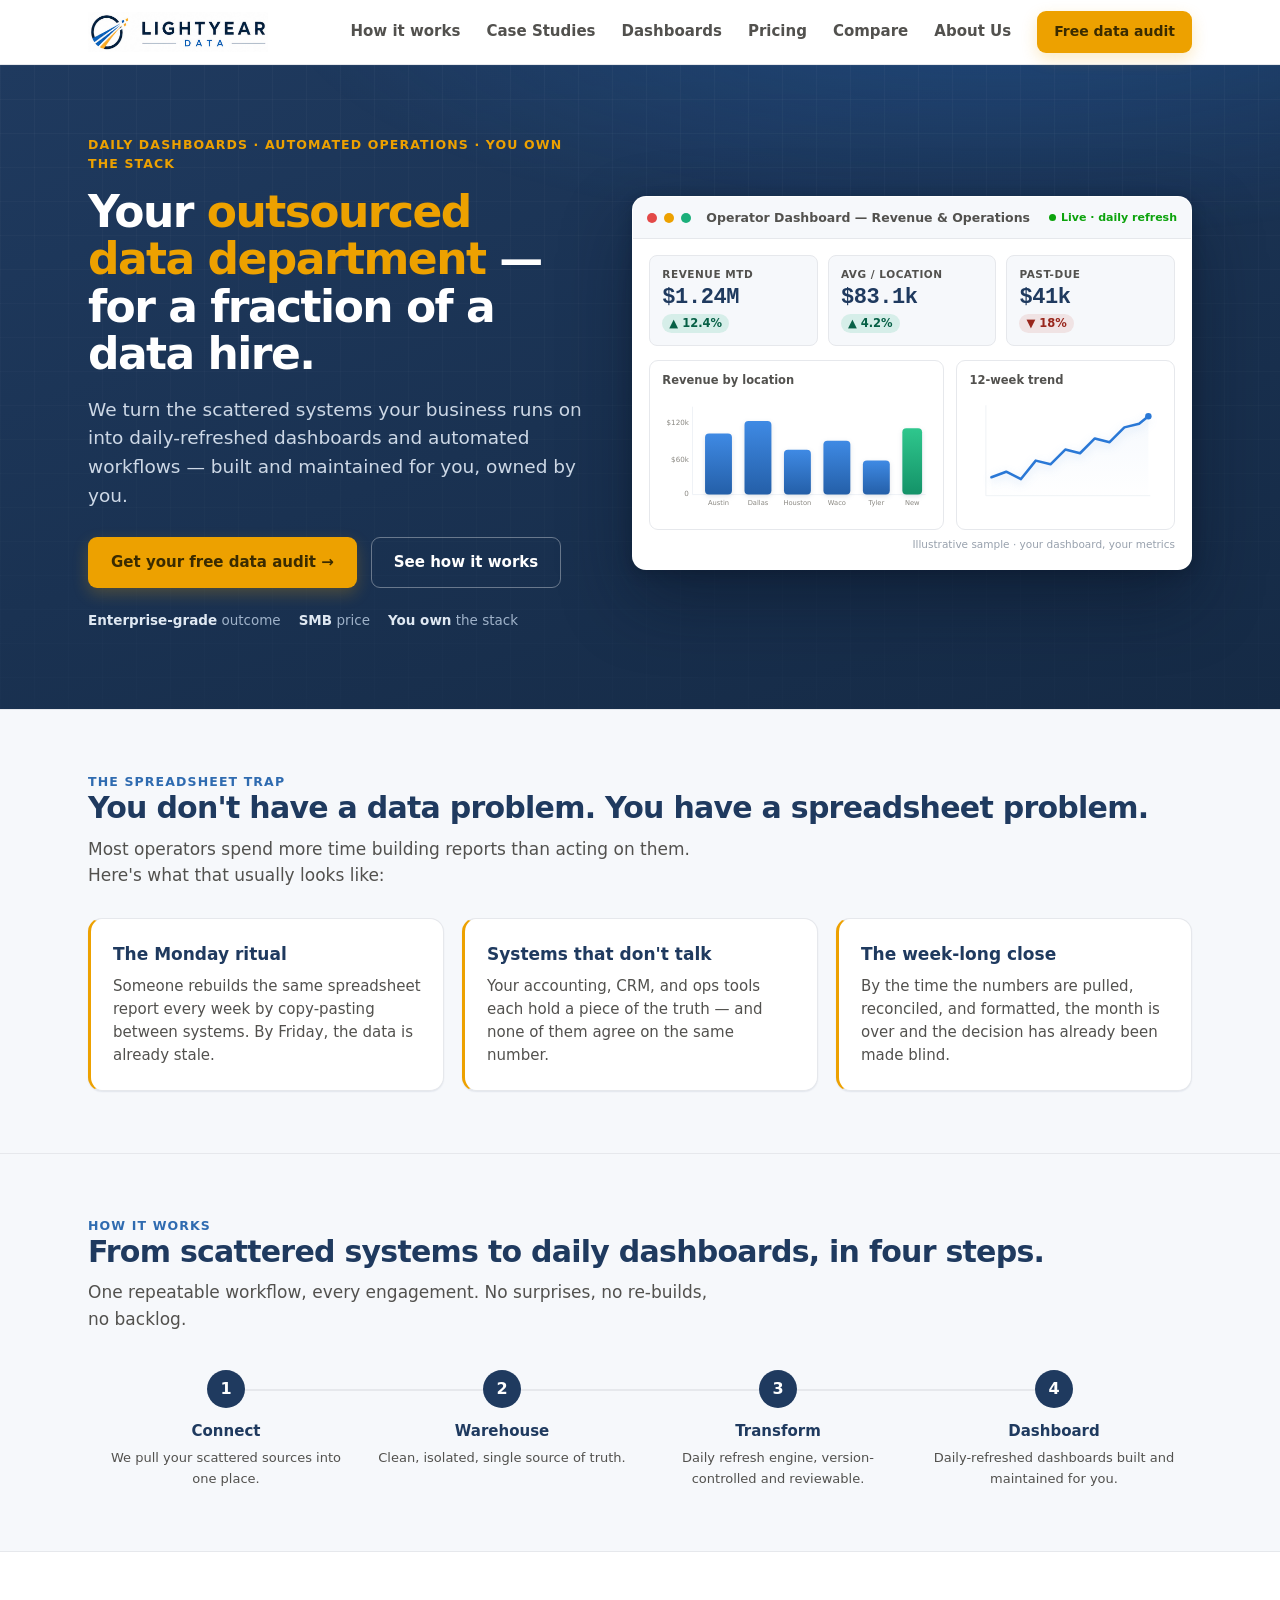
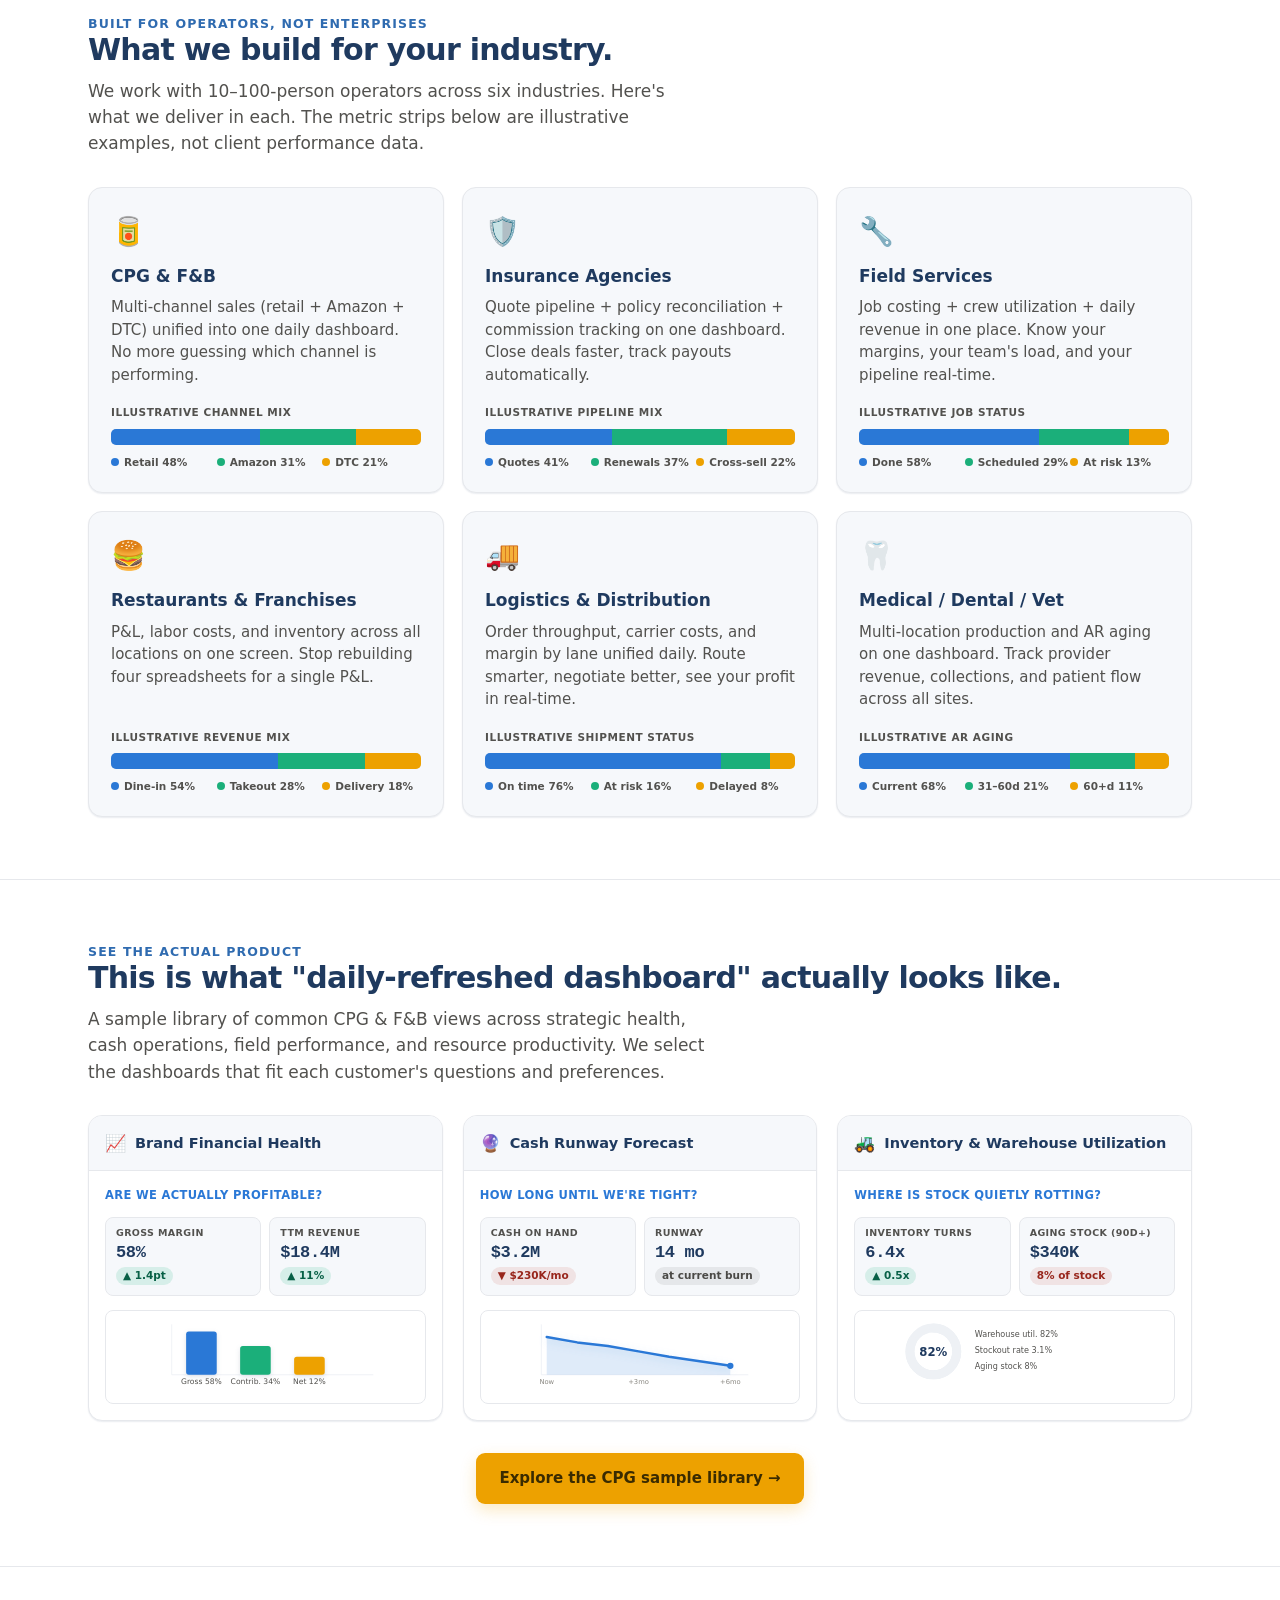
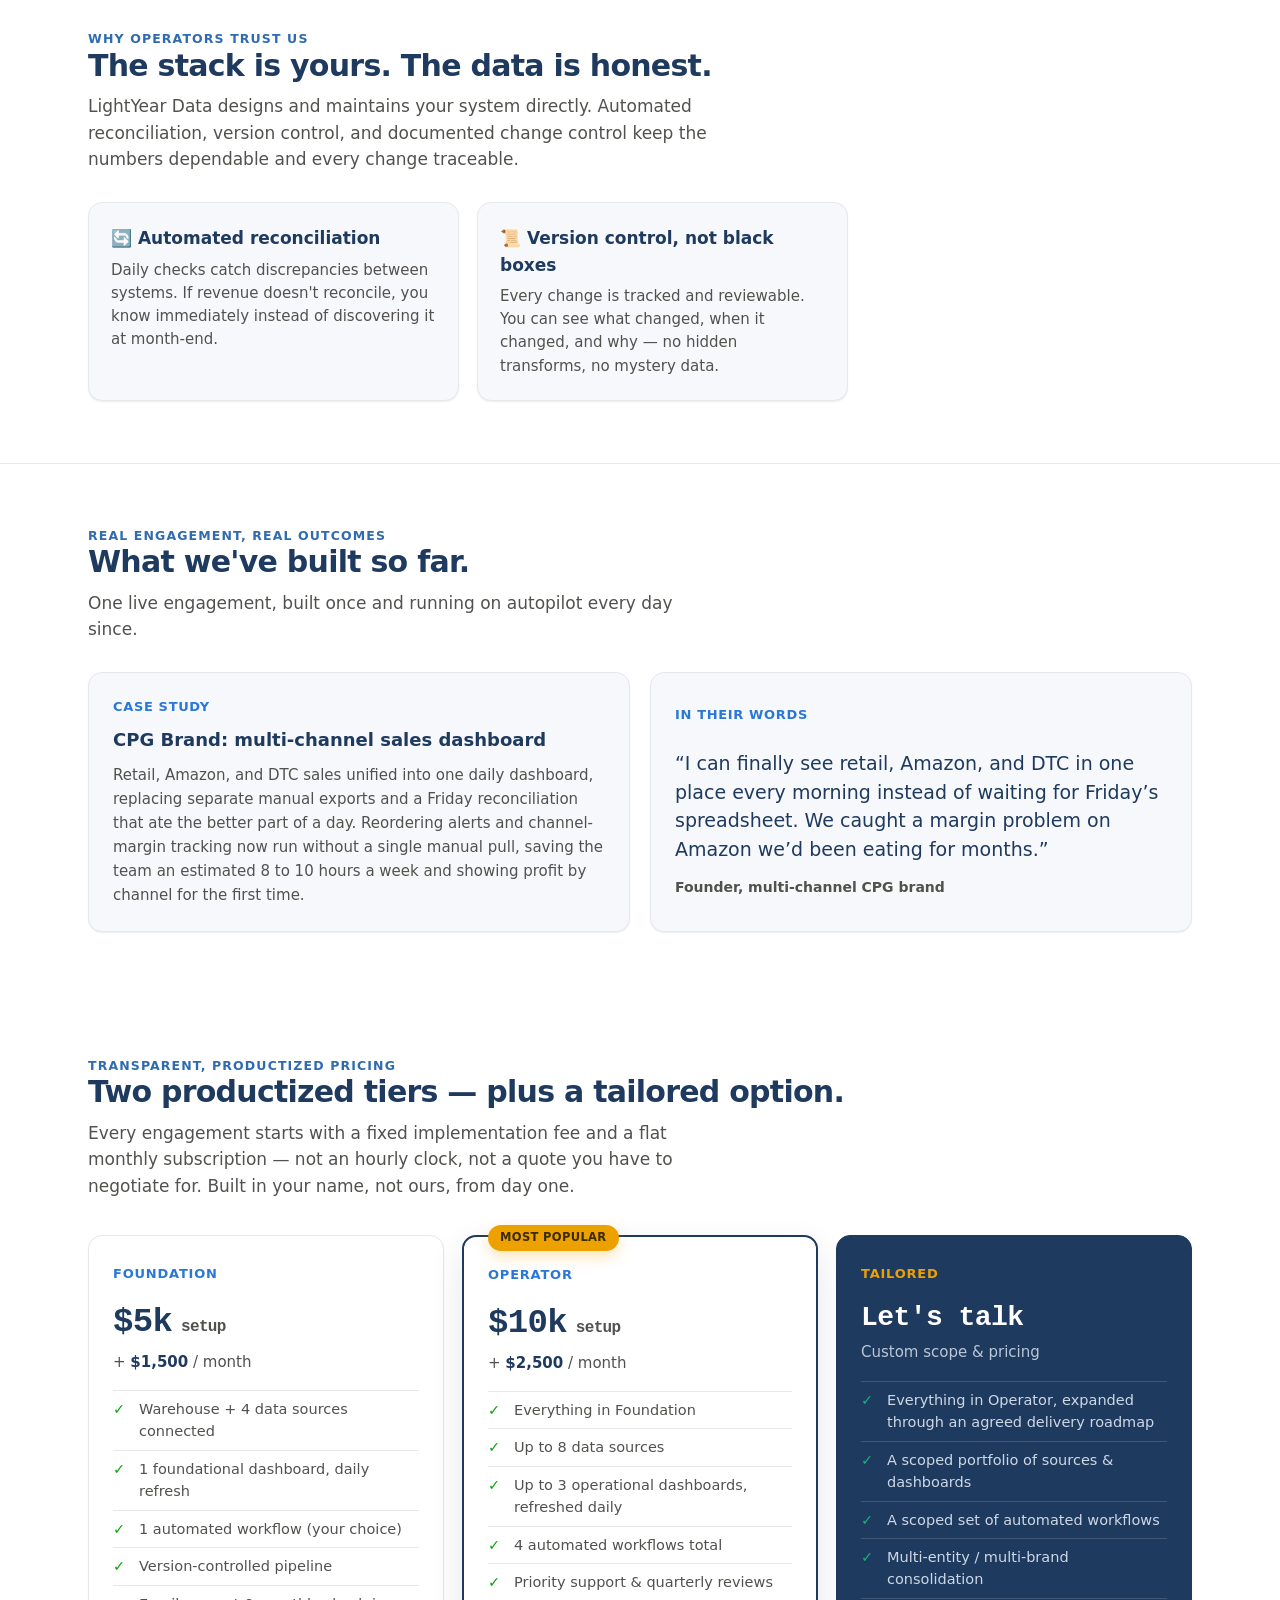
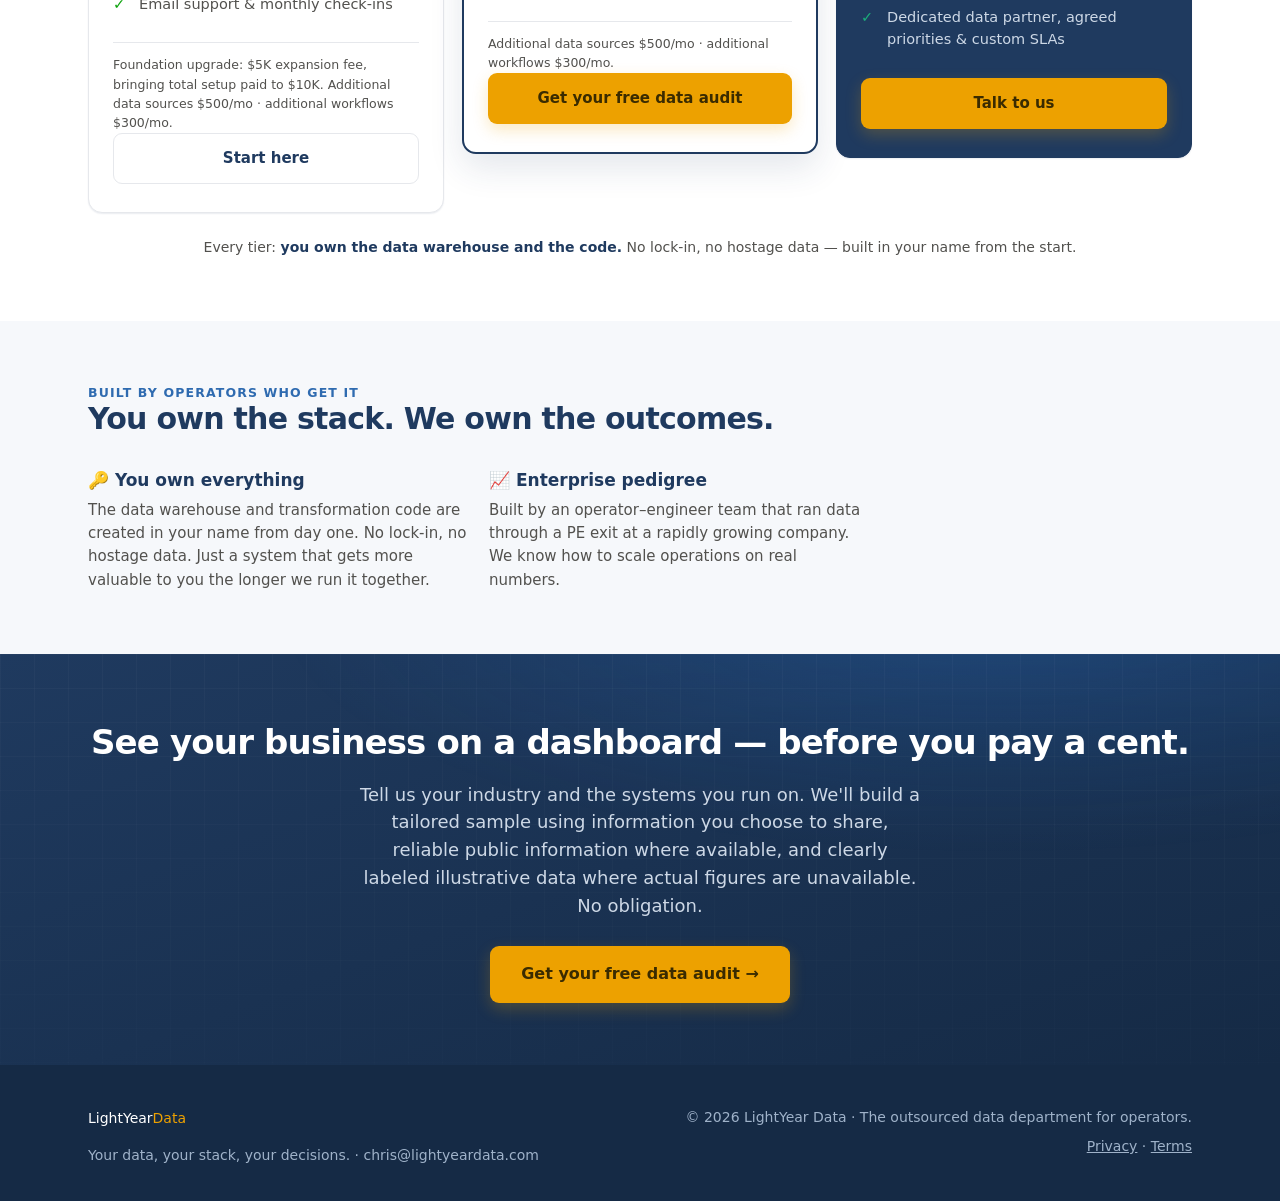
<file: index.html>
<!DOCTYPE html>
<html lang="en">
<head>
<meta charset="UTF-8">
<meta name="viewport" content="width=device-width, initial-scale=1.0">
<title>LightYear Data — Your outsourced data department</title>
<meta name="description" content="LightYear Data turns the scattered systems your business runs on into daily-refreshed dashboards and automated workflows, built and maintained for you and owned by you.">
<link rel="canonical" href="https://lightyeardata.com/">
<link rel="icon" type="image/png" href="/assets/favicon-32.png">
<link rel="apple-touch-icon" href="/assets/apple-touch-icon.png">
<meta property="og:type" content="website">
<meta property="og:title" content="LightYear Data — Your outsourced data department">
<meta property="og:description" content="Daily dashboards, automated operations, and a stack you own — enterprise-grade data practice at an SMB price.">
<meta property="og:url" content="https://lightyeardata.com/">
<meta property="og:image" content="https://lightyeardata.com/assets/lyd-mark.png">
<style>
  :root{
    --navy:#1F3A5F; --navy-700:#152a45; --ink:#0b0b0b; --muted:#52514e;
    --line:#e6e8ec; --surface:#ffffff; --plane:#f6f8fb;
    --blue:#2A78D6; --aqua:#1BAF7A; --amber:#EDA100; --violet:#4a3aa7;
    --accent:#EDA100; --good:#0ca30c;
    --grid:#e1e0d9;
  }
  *{box-sizing:border-box;margin:0;padding:0}
  html{scroll-behavior:smooth}
  body{font-family:system-ui,-apple-system,"Segoe UI",sans-serif;color:var(--ink);background:var(--surface);line-height:1.55;-webkit-font-smoothing:antialiased}
  .wrap{max-width:1160px;margin:0 auto;padding:0 28px}
  a{color:inherit;text-decoration:none}
  .btn{display:inline-block;padding:13px 22px;border-radius:9px;font-weight:700;font-size:15px;cursor:pointer;transition:.15s;border:1.5px solid transparent}
  .btn-accent{background:var(--accent);color:#3a2b00}
  .btn-accent:hover{filter:brightness(1.05);transform:translateY(-1px)}
  .btn-ghost{border-color:rgba(255,255,255,.35);color:#fff}
  .btn-ghost:hover{background:rgba(255,255,255,.1)}
  .btn-ghost-d{border-color:var(--line);color:var(--navy)}
  .btn-ghost-d:hover{background:var(--plane)}
  .eyebrow{font-size:12.5px;font-weight:700;letter-spacing:.09em;text-transform:uppercase;color:var(--blue)}
  h2.sec{font-size:30px;line-height:1.15;color:var(--navy);margin-bottom:10px;letter-spacing:-.01em}
  .sub{color:var(--muted);font-size:17px;max-width:620px}
  section{padding:62px 0}

  /* NAV */
  nav{position:sticky;top:0;z-index:50;background:rgba(255,255,255,.92);backdrop-filter:blur(8px);border-bottom:1px solid var(--line)}
  .nav-in{display:flex;align-items:center;justify-content:space-between;height:64px}
  .logo{display:flex;align-items:center;height:40px}
  .logo img{height:100%;width:auto;max-width:180px}
  .nav-links{display:flex;gap:26px;align-items:center;font-size:15px;font-weight:600;color:var(--muted)}
  .nav-links a:hover{color:var(--navy)}
  .nav-links .btn{padding:9px 16px;font-size:14px}
  @media(max-width:860px){.nav-links a:not(.btn){display:none}}

  /* HERO */
  .hero{background:linear-gradient(160deg,var(--navy) 0%,var(--navy-700) 100%);color:#fff;padding:70px 0 78px;overflow:hidden}
  .hero-grid{display:grid;grid-template-columns:1.02fr 1.15fr;gap:48px;align-items:center}
  @media(max-width:920px){.hero-grid{grid-template-columns:1fr;gap:36px}}
  .hero h1{font-size:44px;line-height:1.08;letter-spacing:-.02em;margin:14px 0 18px;font-weight:800}
  .hero h1 em{color:var(--accent);font-style:normal}
  .hero p.lede{font-size:18.5px;color:#cdd8e6;margin-bottom:26px;max-width:540px}
  .hero .cta{display:flex;gap:14px;flex-wrap:wrap}
  .tagbar{margin-top:22px;font-size:13.5px;color:#9fb2c9;display:flex;gap:18px;flex-wrap:wrap}
  .tagbar b{color:#dfe8f2}

  /* DASHBOARD CARD */
  .dash{background:var(--surface);border-radius:14px;box-shadow:0 24px 60px rgba(0,0,0,.32);overflow:hidden;border:1px solid rgba(255,255,255,.1)}
  .dash-top{display:flex;align-items:center;gap:7px;padding:11px 14px;background:var(--plane);border-bottom:1px solid var(--line)}
  .dot{width:10px;height:10px;border-radius:50%}
  .dash-title{margin-left:8px;font-size:12.5px;font-weight:700;color:var(--muted)}
  .dash-live{margin-left:auto;font-size:11px;font-weight:700;color:var(--good);display:flex;align-items:center;gap:5px}
  .dash-live::before{content:"";width:7px;height:7px;border-radius:50%;background:var(--good)}
  .dash-body{padding:16px}
  .kpis{display:grid;grid-template-columns:repeat(3,1fr);gap:10px;margin-bottom:14px}
  .kpi{background:var(--plane);border:1px solid var(--line);border-radius:9px;padding:10px 12px}
  .kpi .lab{font-size:10.5px;font-weight:700;letter-spacing:.05em;text-transform:uppercase;color:var(--muted)}
  .kpi .val{font-size:22px;font-weight:800;color:var(--navy);line-height:1.1;margin-top:3px}
  .kpi .chg{font-size:11.5px;font-weight:700;margin-top:2px}
  .up{color:var(--good)} .down{color:#d03b3b}
  .charts{display:grid;grid-template-columns:1.35fr 1fr;gap:12px}
  .chartbox{background:var(--surface);border:1px solid var(--line);border-radius:9px;padding:11px 12px 6px}
  .chartbox .ct{font-size:11.5px;font-weight:700;color:var(--muted);margin-bottom:6px}
  .illus{font-size:10.5px;color:#98a1ad;text-align:right;margin-top:6px}

  /* CURRENT REALITY */
  .reality{background:var(--plane)}
  .rcards{display:grid;grid-template-columns:repeat(3,1fr);gap:18px;margin-top:30px}
  @media(max-width:820px){.rcards{grid-template-columns:1fr}}
  .rcard{background:var(--surface);border:1px solid var(--line);border-left:3px solid var(--amber);border-radius:11px;padding:22px}
  .rcard h4{font-size:17px;color:var(--navy);margin-bottom:7px}
  .rcard p{color:var(--muted);font-size:15px}

  /* VERTICALS */
  .byvertical{background:var(--surface)}
  .verticals{display:grid;grid-template-columns:repeat(3,1fr);gap:18px;margin-top:30px}
  @media(max-width:820px){.verticals{grid-template-columns:1fr}}
  .vcard{background:var(--plane);border:1px solid var(--line);border-radius:11px;padding:22px;display:flex;flex-direction:column}
  .vcard .ic{font-size:28px;margin-bottom:10px}
  .vcard h4{font-size:17px;color:var(--navy);margin-bottom:7px}
  .vcard p{color:var(--muted);font-size:15px;line-height:1.5}
  .vmix{margin-top:auto;padding-top:18px}
  .vmix-label{font-size:10.5px;font-weight:800;letter-spacing:.05em;text-transform:uppercase;color:var(--muted);margin-bottom:8px}
  .vmix-bar{display:flex;height:16px;border-radius:5px;overflow:hidden;background:var(--line)}
  .vmix-bar span{display:block;width:calc(var(--pct) * 1%);background:var(--color)}
  .vmix-legend{display:grid;grid-template-columns:repeat(3,minmax(0,1fr));gap:7px;margin-top:9px}
  .vmix-key{display:flex;align-items:center;gap:5px;min-width:0;color:var(--muted);font-size:10.5px;font-weight:700;white-space:nowrap}
  .vmix-dot{width:8px;height:8px;border-radius:50%;flex:0 0 auto;background:var(--color)}
  @media(max-width:380px){.vmix-key{font-size:10px}.vmix-legend{gap:4px}}

  /* FEATURED DASHBOARDS */
  .fdash{background:var(--surface)}
  .fdash-grid{display:grid;grid-template-columns:repeat(3,1fr);gap:20px;margin-top:30px}
  @media(max-width:820px){.fdash-grid{grid-template-columns:1fr}}
  .dboard{background:var(--surface);border:1px solid var(--line);border-radius:13px;overflow:hidden;transition:.15s}
  .dboard:hover{border-color:var(--blue);box-shadow:0 12px 32px rgba(31,58,95,.08)}
  .dboard-top{display:flex;align-items:center;gap:9px;padding:14px 16px;border-bottom:1px solid var(--line);background:var(--plane)}
  .dboard-top .ic{font-size:17px}
  .dboard-top h4{font-size:14.5px;color:var(--navy);font-weight:700;line-height:1.25}
  .dboard-body{padding:16px}
  .answers{font-size:11.5px;font-weight:700;color:var(--blue);text-transform:uppercase;letter-spacing:.03em;margin-bottom:12px}
  .dkpis{display:grid;grid-template-columns:repeat(2,1fr);gap:8px;margin-bottom:14px}
  .dkpi{background:var(--plane);border:1px solid var(--line);border-radius:8px;padding:8px 10px}
  .dkpi .lab{font-size:9.5px;font-weight:700;letter-spacing:.04em;text-transform:uppercase;color:var(--muted)}
  .dkpi .val{font-size:17px;font-weight:800;color:var(--navy);line-height:1.15;margin-top:2px}
  .dkpi .chg{font-size:10.5px;font-weight:700;margin-top:1px}
  .dchart{background:var(--surface);border:1px solid var(--line);border-radius:8px;padding:8px 10px 4px}
  .fdash-cta{text-align:center;margin-top:32px}

  /* WHAT WE DELIVER */
  .deliver{background:var(--plane)}
  .dpipe{display:grid;grid-template-columns:repeat(4,1fr);gap:0;margin-top:38px;align-items:stretch}
  @media(max-width:820px){.dpipe{grid-template-columns:1fr;gap:12px}}
  .dstage{position:relative;text-align:center;padding:0 12px}
  .dstage .num{width:38px;height:38px;margin:0 auto 12px;border-radius:50%;background:var(--navy);color:#fff;font-weight:800;display:flex;align-items:center;justify-content:center;font-size:16px;position:relative;z-index:2}
  .dstage:not(:last-child)::after{content:"";position:absolute;top:19px;left:50%;width:100%;height:2px;background:var(--line);z-index:1}
  @media(max-width:820px){.dstage:not(:last-child)::after{display:none}}
  .dstage h5{font-size:15px;color:var(--navy);margin-bottom:5px}
  .dstage p{font-size:13px;color:var(--muted)}

  /* DATA HONESTY */
  .honesty{background:var(--surface)}
  .hcards{display:grid;grid-template-columns:repeat(2,1fr);gap:18px;margin-top:30px;max-width:760px}
  @media(max-width:820px){.hcards{grid-template-columns:1fr}}
  .hcard{background:var(--plane);border:1px solid var(--line);border-radius:11px;padding:22px}
  .hcard h4{font-size:17px;color:var(--navy);margin-bottom:7px;display:flex;align-items:center;gap:8px}
  .hcard p{color:var(--muted);font-size:15px}

  /* VERT PROOF */
  .vertproof{background:var(--surface)}
  .vproof{display:grid;grid-template-columns:repeat(2,1fr);gap:20px;margin-top:30px}
  @media(max-width:820px){.vproof{grid-template-columns:1fr}}
  .vcase{background:var(--plane);border:1px solid var(--line);border-radius:11px;padding:24px}
  .vcase .vhead{font-size:13px;font-weight:800;color:var(--blue);letter-spacing:.05em;text-transform:uppercase;margin-bottom:10px}
  .vcase h4{font-size:18px;color:var(--navy);margin-bottom:12px;line-height:1.3}
  .vcase p{color:var(--muted);font-size:15px;line-height:1.6}

  /* PRICING */
  .prices{display:grid;grid-template-columns:repeat(3,1fr);gap:18px;margin-top:36px;align-items:start}
  @media(max-width:900px){.prices{grid-template-columns:1fr;max-width:440px;margin-left:auto;margin-right:auto}}
  .price{border:1px solid var(--line);border-radius:14px;padding:28px 24px;background:var(--surface);position:relative}
  .price.feat{border-color:var(--navy);border-width:2px;box-shadow:0 16px 40px rgba(31,58,95,.12)}
  .price.tailored{background:var(--navy);border-color:var(--navy)}
  .price.tailored .tn{color:var(--amber)}
  .price.tailored .setup{color:#fff}
  .price.tailored .mo{color:#b9c6d8}
  .price.tailored li{color:#cdd8e6;border-color:rgba(255,255,255,.14)}
  .price.tailored li::before{color:var(--aqua)}
  .price .badge{position:absolute;top:-12px;left:24px;background:var(--accent);color:#3a2b00;font-size:11.5px;font-weight:800;padding:4px 12px;border-radius:20px;letter-spacing:.03em}
  .price .tn{font-size:13px;font-weight:800;letter-spacing:.06em;text-transform:uppercase;color:var(--blue)}
  .price .setup{font-size:34px;font-weight:800;color:var(--navy);margin:12px 0 2px;letter-spacing:-.02em}
  .price .mo{font-size:15px;color:var(--muted);margin-bottom:16px}
  .price .mo b{color:var(--navy)}
  .price ul{list-style:none;margin-bottom:20px}
  .price li{font-size:14.5px;color:var(--muted);padding:7px 0 7px 26px;position:relative;border-top:1px solid var(--line)}
  .price li::before{content:"✓";position:absolute;left:0;color:var(--good);font-weight:800}
  .price .btn{width:100%;text-align:center}
  .own{text-align:center;margin-top:24px;font-size:14px;color:var(--muted)}
  .own b{color:var(--navy)}

  /* OWNERSHIP */
  .trust{background:var(--plane)}
  .tgrid{display:grid;grid-template-columns:repeat(2,1fr);gap:22px;margin-top:30px;max-width:780px}
  @media(max-width:820px){.tgrid{grid-template-columns:1fr}}
  .titem h4{font-size:17px;color:var(--navy);margin-bottom:6px;display:flex;align-items:center;gap:8px}
  .titem p{color:var(--muted);font-size:15px}

  /* FINAL CTA */
  .final{background:linear-gradient(160deg,var(--navy) 0%,var(--navy-700) 100%);color:#fff;text-align:center}
  .final h2{font-size:34px;color:#fff;margin-bottom:12px;letter-spacing:-.01em}
  .final p{color:#cdd8e6;font-size:18px;max-width:560px;margin:0 auto 26px}

  footer{background:var(--navy-700);color:#9fb2c9;padding:34px 0;font-size:14px}
  .foot-in{display:flex;justify-content:space-between;align-items:center;flex-wrap:wrap;gap:14px}
  .foot-in .logo{color:#fff}

/* === LYD refinement layer === */
.dchart svg polygon,.dash svg polygon{fill-opacity:.15}
/* ============================================================
   LIGHTYEAR DATA — DESIGN SYSTEM REFINEMENT LAYER v1
   Injected last so it refines the base styles via cascade order.
   Brand colors unchanged; depth comes only from navy-tinted
   shadow / gradient / opacity layers of the existing palette.
   ============================================================ */
:root{
  --mono:ui-monospace,"SF Mono","JetBrains Mono","Cascadia Code",Menlo,Consolas,monospace;
  /* navy-tinted elevation scale */
  --sh-1:0 1px 2px rgba(31,58,95,.05), 0 1px 1px rgba(31,58,95,.04);
  --sh-2:0 4px 12px rgba(31,58,95,.07);
  --sh-3:0 14px 34px rgba(31,58,95,.12);
  --sh-4:0 26px 60px rgba(31,58,95,.18);
  --ring:0 0 0 3px rgba(42,120,214,.14);
  --r-card:14px; --r-tile:8px; --r-btn:9px;
  --ease:cubic-bezier(.16,1,.3,1);
}

/* ---- Tabular-mono numerals: the "data-native" feel ---- */
.kpi .val,.dkpi .val,.dash-title,.hstat b,.chg,.dkpi .chg,.kpi .chg,
.price .setup,.arch .band,.dchart svg text,.dash svg text,
.hero-stats .hstat b{
  font-variant-numeric:tabular-nums;
  font-feature-settings:"tnum" 1,"cv01" 1;
}
.kpi .val,.dkpi .val{font-family:var(--mono);letter-spacing:-.02em}
.hstat b{font-family:var(--mono);letter-spacing:-.01em}
.price .setup{font-family:var(--mono)}

/* ---- Display typography: tighter, more deliberate ---- */
h1{letter-spacing:-.035em!important}
h2,h2.sec{letter-spacing:-.025em!important}
.eyebrow,.dim-tag,.vhead,.answers,.tn,.arch .tn{
  font-weight:800;
}
.eyebrow{color:#2f6bb0}

/* ---- Unified card system: one radius, one elevation, one motion ---- */
.dboard,.price,.bio,.arch,.peer,.rcard,.vcard,.hcard,.vcase,
.faq-item,.benefit-card,.form-box,.upgrade-box,.audit-steps,
.mission-box,.reassurance,.honest,.trust-line{
  border-radius:var(--r-card);
  box-shadow:var(--sh-1);
  transition:transform .35s var(--ease),box-shadow .35s var(--ease),border-color .35s var(--ease);
}
.dboard:hover,.bio:hover,.arch:hover,.peer:hover,.vcard:hover,
.benefit-card:hover,.faq-item:hover{
  transform:translateY(-4px);
  box-shadow:var(--sh-3);
  border-color:#cfd9e6;
}
.price:hover{transform:translateY(-4px);box-shadow:var(--sh-3)}
.price.feat{box-shadow:var(--sh-3)}
.price.feat:hover{box-shadow:var(--sh-4)}

/* ---- Inner tiles + delta chips ---- */
.kpi,.dkpi,.dchart{border-radius:var(--r-tile)}
.dkpi{position:relative;overflow:hidden}
.kpi{transition:background .3s var(--ease)}
/* delta indicators become tinted pill chips */
.chg{
  display:inline-flex;align-items:center;gap:3px;
  padding:1px 7px;border-radius:999px;line-height:1.5;
  width:fit-content;
}
.chg.up,.dkpi .chg.up,.kpi .chg.up{background:rgba(27,175,122,.14);color:#076046}
.chg.down,.dkpi .chg.down,.kpi .chg.down{background:rgba(192,57,43,.11);color:#98261c}
.chg.flat,.dkpi .chg.flat,.kpi .chg.flat{background:rgba(82,81,78,.10);color:#4a4946}

/* ---- Charts: soft shadows, receding gridlines, smoother strokes ---- */
.dchart svg rect,.dash svg rect{
  filter:drop-shadow(0 2px 3px rgba(31,58,95,.14));
}
.dchart svg polyline,.dash svg polyline{
  filter:drop-shadow(0 3px 5px rgba(42,120,214,.20));
  stroke-width:2.75;
}
/* gridlines / axes recede so data reads first */
.dchart svg line,.dash svg line{stroke:#eef1f5!important}
.dchart svg circle[fill="none"]{stroke:#eef1f5!important}

/* ---- Buttons: crisper, tactile ---- */
.btn{border-radius:var(--r-btn);transition:transform .18s var(--ease),box-shadow .18s var(--ease),filter .18s var(--ease),background .18s var(--ease)}
.btn-accent{box-shadow:0 6px 16px rgba(237,161,0,.24)}
.btn-accent:hover{box-shadow:0 10px 22px rgba(237,161,0,.30)}
.btn:active{transform:translateY(1px) scale(.99)}
a.btn:focus-visible,button.btn:focus-visible{outline:none;box-shadow:var(--ring)}

/* ---- Nav: animated underline on links ---- */
.nav-links a:not(.btn){position:relative}
.nav-links a:not(.btn)::after{
  content:"";position:absolute;left:0;right:100%;bottom:-6px;height:2px;
  background:var(--amber,#EDA100);border-radius:2px;
  transition:right .3s var(--ease);
}
.nav-links a:not(.btn):hover::after{right:0}

/* ---- Live badge: gentle pulse ---- */
.dash-live::before{animation:lyd-pulse 2s var(--ease) infinite}
@keyframes lyd-pulse{
  0%{box-shadow:0 0 0 0 rgba(12,163,12,.45)}
  70%{box-shadow:0 0 0 6px rgba(12,163,12,0)}
  100%{box-shadow:0 0 0 0 rgba(12,163,12,0)}
}

/* ---- Depth in navy sections: subtle instrument grid + glow ---- */
.hero,.final,.cta-final,.cta-final,.dash-top{position:relative}
.hero::before,.final::before,.cta-final::before{
  content:"";position:absolute;inset:0;pointer-events:none;z-index:0;
  background-image:
    linear-gradient(rgba(255,255,255,.028) 1px,transparent 1px),
    linear-gradient(90deg,rgba(255,255,255,.028) 1px,transparent 1px),
    radial-gradient(1200px 400px at 78% -10%,rgba(42,120,214,.28),transparent 60%);
  background-size:34px 34px,34px 34px,100% 100%;
  mask-image:linear-gradient(180deg,#000,rgba(0,0,0,.35));
}
.hero>*,.final>*,.cta-final>*{position:relative;z-index:1}

/* premium showcase dashboard shadow (hero) */
.dash{box-shadow:0 30px 70px rgba(8,17,33,.42),0 4px 14px rgba(8,17,33,.28)!important}

/* ---- Section separation: hairline between plane and surface ---- */
.reality,.byvertical,.fdash,.deliver,.honesty,.vertproof,.bios,
.benefits-section,.faq-quick,.faq-section,.cmp-section{
  border-top:1px solid var(--line,#e6e8ec);
}

/* ---- Form polish ---- */
.form-group input,.form-group select,.form-group textarea{border-radius:var(--r-tile);transition:border-color .18s var(--ease),box-shadow .18s var(--ease)}
.step-num{box-shadow:0 6px 14px rgba(42,120,214,.28)}

/* ---- Comparison table: softer, more premium ---- */
.cmp-scroll{border-radius:var(--r-card);box-shadow:var(--sh-2)}
td.us{background:linear-gradient(180deg,#f2f8fe,#eaf3fd)}

/* ---- Pricing feature tile accent ---- */
.price .badge{box-shadow:0 6px 14px rgba(237,161,0,.28)}

/* ---- Accessibility: focus states everywhere ---- */
a:focus-visible,button:focus-visible,input:focus-visible,select:focus-visible,textarea:focus-visible{
  outline:2px solid #2A78D6;outline-offset:2px;
}

/* ---- Reduced motion: collapse all motion to static ---- */
@media (prefers-reduced-motion:reduce){
  *,*::before,*::after{animation-duration:.001ms!important;animation-iteration-count:1!important;transition-duration:.001ms!important}
  .dboard:hover,.bio:hover,.arch:hover,.peer:hover,.vcard:hover,
  .benefit-card:hover,.faq-item:hover,.price:hover,.btn:active{transform:none}
}
  
</style>
<link rel="stylesheet" href="/assets/mobile-nav.css">
<script src="/assets/mobile-nav.js" defer></script>
  <meta name="google-site-verification" content="BD2WqPcjSnuVhitabP_N8BwKNokIakcYSbCqk8n0Hy8">
</head>
<body>

<nav data-mobile-nav>

  <div class="wrap nav-in">
    <a href="/" class="logo"><img src="/assets/lightyear-logo.png" alt="LightYear Data"></a>
    <div class="nav-links" id="primary-links">
      <a href="#what">How it works</a>
      <a href="#proof">Case Studies</a>
      <a href="/dashboards">Dashboards</a>
      <a href="/pricing">Pricing</a>
      <a href="/compare">Compare</a>
      <a href="/about">About Us</a>
      <a href="/audit" class="btn btn-accent">Free data audit</a>
    </div>
    <button class="nav-toggle" type="button" aria-expanded="false" aria-controls="primary-links"><span class="nav-toggle-icon" aria-hidden="true"></span><span class="sr-only">Open navigation</span></button>
  </div>
</nav>

<!-- HERO -->
<header class="hero">
  <div class="wrap hero-grid">
    <div>
      <div class="eyebrow" style="color:var(--accent)">Daily dashboards · Automated operations · You own the stack</div>
      <h1>Your <em>outsourced data department</em> — for a fraction of a data hire.</h1>
      <p class="lede">We turn the scattered systems your business runs on into daily-refreshed dashboards and automated workflows — built and maintained for you, owned by you.</p>
      <div class="cta">
        <a href="/audit" class="btn btn-accent">Get your free data audit →</a>
        <a href="#what" class="btn btn-ghost">See how it works</a>
      </div>
      <div class="tagbar">
        <span><b>Enterprise-grade</b> outcome</span>
        <span><b>SMB</b> price</span>
        <span><b>You own</b> the stack</span>
      </div>
    </div>
    <!-- SAMPLE DASHBOARD -->
    <div class="dash">
      <div class="dash-top">
        <span class="dot" style="background:#e34948"></span><span class="dot" style="background:#eda100"></span><span class="dot" style="background:#1baf7a"></span>
        <span class="dash-title">Operator Dashboard — Revenue &amp; Operations</span>
        <span class="dash-live">Live · daily refresh</span>
      </div>
      <div class="dash-body">
        <div class="kpis">
          <div class="kpi"><div class="lab">Revenue MTD</div><div class="val">$1.24M</div><div class="chg up">▲ 12.4%</div></div>
          <div class="kpi"><div class="lab">Avg / Location</div><div class="val">$83.1k</div><div class="chg up">▲ 4.2%</div></div>
          <div class="kpi"><div class="lab">Past-Due</div><div class="val">$41k</div><div class="chg down">▼ 18%</div></div>
        </div>
        <div class="charts">
          <div class="chartbox">
            <div class="ct">Revenue by location</div>
            <svg viewBox="0 0 300 130" width="100%" height="120" role="img" aria-label="Bar chart of revenue by location">
              <defs>
                <linearGradient id="barBlue" x1="0" y1="0" x2="0" y2="1">
                  <stop offset="0" stop-color="#3f8ae4"/><stop offset="1" stop-color="#245fa8"/>
                </linearGradient>
                <linearGradient id="barAqua" x1="0" y1="0" x2="0" y2="1">
                  <stop offset="0" stop-color="#2fc78d"/><stop offset="1" stop-color="#149268"/>
                </linearGradient>
              </defs>
              <line x1="34" y1="10" x2="34" y2="108" stroke="#e1e0d9"/>
              <line x1="34" y1="108" x2="294" y2="108" stroke="#c3c2b7"/>
              <g font-size="8" fill="#898781" text-anchor="end">
                <text x="30" y="30">$120k</text><text x="30" y="72">$60k</text><text x="30" y="110">0</text>
              </g>
              <g>
                <rect x="48" y="40" width="30" height="68" rx="4.5" fill="url(#barBlue)"/>
                <rect x="92" y="26" width="30" height="82" rx="4.5" fill="url(#barBlue)"/>
                <rect x="136" y="58" width="30" height="50" rx="4.5" fill="url(#barBlue)"/>
                <rect x="180" y="48" width="30" height="60" rx="4.5" fill="url(#barBlue)"/>
                <rect x="224" y="70" width="30" height="38" rx="4.5" fill="url(#barBlue)"/>
                <rect x="268" y="34" width="22" height="74" rx="4.5" fill="url(#barAqua)"/>
              </g>
              <g font-size="7.5" fill="#898781" text-anchor="middle">
                <text x="63" y="120">Austin</text><text x="107" y="120">Dallas</text><text x="151" y="120">Houston</text><text x="195" y="120">Waco</text><text x="239" y="120">Tyler</text><text x="279" y="120">New</text>
              </g>
            </svg>
          </div>
          <div class="chartbox">
            <div class="ct">12-week trend</div>
            <svg viewBox="0 0 200 130" width="100%" height="120" role="img" aria-label="Line chart of 12 week revenue trend">
              <defs>
                <linearGradient id="areaBlue" x1="0" y1="0" x2="0" y2="1">
                  <stop offset="0" stop-color="#2A78D6" stop-opacity="0.28"/>
                  <stop offset="1" stop-color="#2A78D6" stop-opacity="0.02"/>
                </linearGradient>
              </defs>
              <line x1="14" y1="10" x2="14" y2="108" stroke="#e1e0d9"/>
              <line x1="14" y1="108" x2="192" y2="108" stroke="#c3c2b7"/>
              <polyline fill="none" stroke="#2A78D6" stroke-width="2.5" stroke-linecap="round" stroke-linejoin="round"
                points="20,88 36,82 52,90 68,70 84,74 100,58 116,62 132,46 148,50 164,34 180,30 190,22"/>
              <polygon fill="url(#areaBlue)" points="20,88 36,82 52,90 68,70 84,74 100,58 116,62 132,46 148,50 164,34 180,30 190,22 190,108 20,108"/>
              <circle cx="190" cy="22" r="3.5" fill="#2A78D6"/>
            </svg>
          </div>
        </div>
        <div class="illus">Illustrative sample · your dashboard, your metrics</div>
      </div>
    </div>
  </div>
</header>

<!-- YOUR CURRENT REALITY -->
<section class="reality">
  <div class="wrap">
    <div class="eyebrow">The spreadsheet trap</div>
    <h2 class="sec">You don't have a data problem. You have a spreadsheet problem.</h2>
    <p class="sub">Most operators spend more time building reports than acting on them. Here's what that usually looks like:</p>
    <div class="rcards">
      <div class="rcard"><h4>The Monday ritual</h4><p>Someone rebuilds the same spreadsheet report every week by copy-pasting between systems. By Friday, the data is already stale.</p></div>
      <div class="rcard"><h4>Systems that don't talk</h4><p>Your accounting, CRM, and ops tools each hold a piece of the truth — and none of them agree on the same number.</p></div>
      <div class="rcard"><h4>The week-long close</h4><p>By the time the numbers are pulled, reconciled, and formatted, the month is over and the decision has already been made blind.</p></div>
    </div>
  </div>
</section>

<!-- WHAT WE DELIVER -->
<section class="deliver" id="what">
  <div class="wrap">
    <div class="eyebrow">How it works</div>
    <h2 class="sec">From scattered systems to daily dashboards, in four steps.</h2>
    <p class="sub">One repeatable workflow, every engagement. No surprises, no re-builds, no backlog.</p>
    <div class="dpipe">
      <div class="dstage"><div class="num">1</div><h5>Connect</h5><p>We pull your scattered sources into one place.</p></div>
      <div class="dstage"><div class="num">2</div><h5>Warehouse</h5><p>Clean, isolated, single source of truth.</p></div>
      <div class="dstage"><div class="num">3</div><h5>Transform</h5><p>Daily refresh engine, version-controlled and reviewable.</p></div>
      <div class="dstage"><div class="num">4</div><h5>Dashboard</h5><p>Daily-refreshed dashboards built and maintained for you.</p></div>
    </div>
  </div>
</section>

<!-- BY VERTICAL -->
<section class="byvertical">
  <div class="wrap">
    <div class="eyebrow">Built for operators, not enterprises</div>
    <h2 class="sec">What we build for your industry.</h2>
    <p class="sub">We work with 10–100-person operators across six industries. Here's what we deliver in each. The metric strips below are illustrative examples, not client performance data.</p>
    <div class="verticals">
      <div class="vcard">
        <div class="ic">🥫</div>
        <h4>CPG &amp; F&amp;B</h4>
        <p>Multi-channel sales (retail + Amazon + DTC) unified into one daily dashboard. No more guessing which channel is performing.</p>
        <div class="vmix" role="img" aria-label="Illustrative channel mix: Retail 48%, Amazon 31%, DTC 21%">
          <div class="vmix-label">Illustrative channel mix</div>
          <div class="vmix-bar" aria-hidden="true"><span style="--pct:48;--color:#2A78D6"></span><span style="--pct:31;--color:#1BAF7A"></span><span style="--pct:21;--color:#EDA100"></span></div>
          <div class="vmix-legend" aria-hidden="true"><span class="vmix-key"><i class="vmix-dot" style="--color:#2A78D6"></i>Retail 48%</span><span class="vmix-key"><i class="vmix-dot" style="--color:#1BAF7A"></i>Amazon 31%</span><span class="vmix-key"><i class="vmix-dot" style="--color:#EDA100"></i>DTC 21%</span></div>
        </div>
      </div>
      <div class="vcard">
        <div class="ic">🛡️</div>
        <h4>Insurance Agencies</h4>
        <p>Quote pipeline + policy reconciliation + commission tracking on one dashboard. Close deals faster, track payouts automatically.</p>
        <div class="vmix" role="img" aria-label="Illustrative pipeline mix: New quotes 41%, Renewals 37%, Cross-sell 22%">
          <div class="vmix-label">Illustrative pipeline mix</div>
          <div class="vmix-bar" aria-hidden="true"><span style="--pct:41;--color:#2A78D6"></span><span style="--pct:37;--color:#1BAF7A"></span><span style="--pct:22;--color:#EDA100"></span></div>
          <div class="vmix-legend" aria-hidden="true"><span class="vmix-key"><i class="vmix-dot" style="--color:#2A78D6"></i>Quotes 41%</span><span class="vmix-key"><i class="vmix-dot" style="--color:#1BAF7A"></i>Renewals 37%</span><span class="vmix-key"><i class="vmix-dot" style="--color:#EDA100"></i>Cross-sell 22%</span></div>
        </div>
      </div>
      <div class="vcard">
        <div class="ic">🔧</div>
        <h4>Field Services</h4>
        <p>Job costing + crew utilization + daily revenue in one place. Know your margins, your team's load, and your pipeline real-time.</p>
        <div class="vmix" role="img" aria-label="Illustrative job status mix: Completed 58%, Scheduled 29%, At risk 13%">
          <div class="vmix-label">Illustrative job status</div>
          <div class="vmix-bar" aria-hidden="true"><span style="--pct:58;--color:#2A78D6"></span><span style="--pct:29;--color:#1BAF7A"></span><span style="--pct:13;--color:#EDA100"></span></div>
          <div class="vmix-legend" aria-hidden="true"><span class="vmix-key"><i class="vmix-dot" style="--color:#2A78D6"></i>Done 58%</span><span class="vmix-key"><i class="vmix-dot" style="--color:#1BAF7A"></i>Scheduled 29%</span><span class="vmix-key"><i class="vmix-dot" style="--color:#EDA100"></i>At risk 13%</span></div>
        </div>
      </div>
      <div class="vcard">
        <div class="ic">🍔</div>
        <h4>Restaurants &amp; Franchises</h4>
        <p>P&amp;L, labor costs, and inventory across all locations on one screen. Stop rebuilding four spreadsheets for a single P&amp;L.</p>
        <div class="vmix" role="img" aria-label="Illustrative revenue mix: Dine-in 54%, Takeout 28%, Delivery 18%">
          <div class="vmix-label">Illustrative revenue mix</div>
          <div class="vmix-bar" aria-hidden="true"><span style="--pct:54;--color:#2A78D6"></span><span style="--pct:28;--color:#1BAF7A"></span><span style="--pct:18;--color:#EDA100"></span></div>
          <div class="vmix-legend" aria-hidden="true"><span class="vmix-key"><i class="vmix-dot" style="--color:#2A78D6"></i>Dine-in 54%</span><span class="vmix-key"><i class="vmix-dot" style="--color:#1BAF7A"></i>Takeout 28%</span><span class="vmix-key"><i class="vmix-dot" style="--color:#EDA100"></i>Delivery 18%</span></div>
        </div>
      </div>
      <div class="vcard">
        <div class="ic">🚚</div>
        <h4>Logistics &amp; Distribution</h4>
        <p>Order throughput, carrier costs, and margin by lane unified daily. Route smarter, negotiate better, see your profit in real-time.</p>
        <div class="vmix" role="img" aria-label="Illustrative shipment status: On time 76%, At risk 16%, Delayed 8%">
          <div class="vmix-label">Illustrative shipment status</div>
          <div class="vmix-bar" aria-hidden="true"><span style="--pct:76;--color:#2A78D6"></span><span style="--pct:16;--color:#1BAF7A"></span><span style="--pct:8;--color:#EDA100"></span></div>
          <div class="vmix-legend" aria-hidden="true"><span class="vmix-key"><i class="vmix-dot" style="--color:#2A78D6"></i>On time 76%</span><span class="vmix-key"><i class="vmix-dot" style="--color:#1BAF7A"></i>At risk 16%</span><span class="vmix-key"><i class="vmix-dot" style="--color:#EDA100"></i>Delayed 8%</span></div>
        </div>
      </div>
      <div class="vcard">
        <div class="ic">🦷</div>
        <h4>Medical / Dental / Vet</h4>
        <p>Multi-location production and AR aging on one dashboard. Track provider revenue, collections, and patient flow across all sites.</p>
        <div class="vmix" role="img" aria-label="Illustrative accounts receivable aging: Current 68%, 31 to 60 days 21%, over 60 days 11%">
          <div class="vmix-label">Illustrative AR aging</div>
          <div class="vmix-bar" aria-hidden="true"><span style="--pct:68;--color:#2A78D6"></span><span style="--pct:21;--color:#1BAF7A"></span><span style="--pct:11;--color:#EDA100"></span></div>
          <div class="vmix-legend" aria-hidden="true"><span class="vmix-key"><i class="vmix-dot" style="--color:#2A78D6"></i>Current 68%</span><span class="vmix-key"><i class="vmix-dot" style="--color:#1BAF7A"></i>31–60d 21%</span><span class="vmix-key"><i class="vmix-dot" style="--color:#EDA100"></i>60+d 11%</span></div>
        </div>
      </div>
    </div>
  </div>
</section>

<!-- FEATURED DASHBOARDS -->
<section class="fdash">
  <div class="wrap">
    <div class="eyebrow">See the actual product</div>
    <h2 class="sec">This is what "daily-refreshed dashboard" actually looks like.</h2>
    <p class="sub">A sample library of common CPG &amp; F&amp;B views across strategic health, cash operations, field performance, and resource productivity. We select the dashboards that fit each customer's questions and preferences.</p>
    <div class="fdash-grid">

      <div class="dboard">
        <div class="dboard-top"><span class="ic">📈</span><h4>Brand Financial Health</h4></div>
        <div class="dboard-body">
          <div class="answers">Are we actually profitable?</div>
          <div class="dkpis">
            <div class="dkpi"><div class="lab">Gross Margin</div><div class="val">58%</div><div class="chg up">▲ 1.4pt</div></div>
            <div class="dkpi"><div class="lab">TTM Revenue</div><div class="val">$18.4M</div><div class="chg up">▲ 11%</div></div>
          </div>
          <div class="dchart">
            <svg viewBox="0 0 260 80" width="100%" height="72">
              <line x1="26" y1="6" x2="26" y2="62" stroke="#e1e0d9"/>
              <line x1="26" y1="62" x2="250" y2="62" stroke="#c3c2b7"/>
              <rect x="42" y="14" width="34" height="48" rx="3" fill="#2A78D6"/>
              <rect x="102" y="30" width="34" height="32" rx="3" fill="#1BAF7A"/>
              <rect x="162" y="42" width="34" height="20" rx="3" fill="#EDA100"/>
              <g font-size="8.5" fill="#52514e" text-anchor="middle">
                <text x="59" y="72">Gross 58%</text><text x="119" y="72">Contrib. 34%</text><text x="179" y="72">Net 12%</text>
              </g>
            </svg>
          </div>
        </div>
      </div>

      <div class="dboard">
        <div class="dboard-top"><span class="ic">🔮</span><h4>Cash Runway Forecast</h4></div>
        <div class="dboard-body">
          <div class="answers">How long until we're tight?</div>
          <div class="dkpis">
            <div class="dkpi"><div class="lab">Cash on Hand</div><div class="val">$3.2M</div><div class="chg down">▼ $230K/mo</div></div>
            <div class="dkpi"><div class="lab">Runway</div><div class="val">14 mo</div><div class="chg flat">at current burn</div></div>
          </div>
          <div class="dchart">
            <svg viewBox="0 0 260 80" width="100%" height="72">
              <line x1="20" y1="6" x2="20" y2="62" stroke="#e1e0d9"/>
              <line x1="20" y1="62" x2="250" y2="62" stroke="#c3c2b7"/>
              <polyline fill="none" stroke="#2A78D6" stroke-width="2.5" stroke-linecap="round" stroke-linejoin="round"
                points="26,20 60,26 94,30 128,36 162,42 196,47 230,52"/>
              <polygon fill="#2A78D6" fill-opacity="0.08" points="26,20 60,26 94,30 128,36 162,42 196,47 230,52 230,62 26,62"/>
              <circle cx="230" cy="52" r="3.5" fill="#2A78D6"/>
              <g font-size="7.5" fill="#898781" text-anchor="middle">
                <text x="26" y="72">Now</text><text x="128" y="72">+3mo</text><text x="230" y="72">+6mo</text>
              </g>
            </svg>
          </div>
        </div>
      </div>

      <div class="dboard">
        <div class="dboard-top"><span class="ic">🚜</span><h4>Inventory &amp; Warehouse Utilization</h4></div>
        <div class="dboard-body">
          <div class="answers">Where is stock quietly rotting?</div>
          <div class="dkpis">
            <div class="dkpi"><div class="lab">Inventory Turns</div><div class="val">6.4x</div><div class="chg up">▲ 0.5x</div></div>
            <div class="dkpi"><div class="lab">Aging Stock (90d+)</div><div class="val">$340K</div><div class="chg down">8% of stock</div></div>
          </div>
          <div class="dchart">
            <svg viewBox="0 0 260 80" width="100%" height="72">
              <circle cx="40" cy="36" r="26" fill="none" stroke="#e6e8ec" stroke-width="10"/>
              <circle cx="40" cy="36" r="26" fill="none" stroke="#2A78D6" stroke-width="10" stroke-dasharray="134 163" stroke-linecap="round" transform="rotate(-90 40 36)"/>
              <text x="40" y="41" font-size="13" font-weight="800" fill="#1F3A5F" text-anchor="middle">82%</text>
              <g font-size="9" fill="#52514e">
                <text x="86" y="20">Warehouse util. 82%</text>
                <text x="86" y="38">Stockout rate 3.1%</text>
                <text x="86" y="56">Aging stock 8%</text>
              </g>
            </svg>
          </div>
        </div>
      </div>

    </div>
    <div class="fdash-cta">
      <a href="/dashboards" class="btn btn-accent">Explore the CPG sample library →</a>
    </div>
  </div>
</section>

<!-- HOW WE KEEP DATA HONEST -->
<section class="honesty">
  <div class="wrap">
    <div class="eyebrow">Why operators trust us</div>
    <h2 class="sec">The stack is yours. The data is honest.</h2>
    <p class="sub">LightYear Data designs and maintains your system directly. Automated reconciliation, version control, and documented change control keep the numbers dependable and every change traceable.</p>
    <div class="hcards">
      <div class="hcard"><h4>🔄 Automated reconciliation</h4><p>Daily checks catch discrepancies between systems. If revenue doesn't reconcile, you know immediately instead of discovering it at month-end.</p></div>
      <div class="hcard"><h4>📜 Version control, not black boxes</h4><p>Every change is tracked and reviewable. You can see what changed, when it changed, and why — no hidden transforms, no mystery data.</p></div>
    </div>
  </div>
</section>

<!-- VERTICAL PROOF -->
<section class="vertproof" id="proof">
  <div class="wrap">
    <div class="eyebrow">Real engagement, real outcomes</div>
    <h2 class="sec">What we've built so far.</h2>
    <p class="sub">One live engagement, built once and running on autopilot every day since.</p>
    <div class="vproof">
      <div class="vcase">
        <div class="vhead">Case Study</div>
        <h4>CPG Brand: multi-channel sales dashboard</h4>
        <p>Retail, Amazon, and DTC sales unified into one daily dashboard, replacing separate manual exports and a Friday reconciliation that ate the better part of a day. Reordering alerts and channel-margin tracking now run without a single manual pull, saving the team an estimated 8 to 10 hours a week and showing profit by channel for the first time.</p>
      </div>
      <figure class="vcase" style="margin:0;display:flex;flex-direction:column;justify-content:center;gap:14px">
        <div class="vhead">In their words</div>
        <blockquote style="margin:0;font-size:19px;line-height:1.5;color:var(--navy);font-weight:500">&ldquo;I can finally see retail, Amazon, and DTC in one place every morning instead of waiting for Friday&rsquo;s spreadsheet. We caught a margin problem on Amazon we&rsquo;d been eating for months.&rdquo;</blockquote>
        <figcaption style="color:var(--muted);font-size:14px;font-weight:600">Founder, multi-channel CPG brand</figcaption>
      </figure>
    </div>
  </div>
</section>

<!-- PRICING -->
<section id="pricing">
  <div class="wrap">
    <div class="eyebrow">Transparent, productized pricing</div>
    <h2 class="sec">Two productized tiers — plus a tailored option.</h2>
    <p class="sub">Every engagement starts with a fixed implementation fee and a flat monthly subscription — not an hourly clock, not a quote you have to negotiate for. Built in your name, not ours, from day one.</p>
    <div class="prices">
      <div class="price">
        <div class="tn">Foundation</div>
        <div class="setup">$5k<span style="font-size:16px;color:var(--muted);font-weight:600"> setup</span></div>
        <div class="mo">+ <b>$1,500</b> / month</div>
        <ul>
          <li>Warehouse + 4 data sources connected</li>
          <li>1 foundational dashboard, daily refresh</li>
          <li>1 automated workflow (your choice)</li>
          <li>Version-controlled pipeline</li>
          <li>Email support &amp; monthly check-ins</li>
        </ul>
        <p class="tier-note" style="font-size:12.5px;color:var(--muted);margin:0;padding-top:12px;border-top:1px solid var(--line)">Foundation upgrade: $5K expansion fee, bringing total setup paid to $10K. Additional data sources $500/mo · additional workflows $300/mo.</p>
        <a href="/audit" class="btn btn-ghost-d">Start here</a>
      </div>
      <div class="price feat">
        <div class="badge">MOST POPULAR</div>
        <div class="tn">Operator</div>
        <div class="setup">$10k<span style="font-size:16px;color:var(--muted);font-weight:600"> setup</span></div>
        <div class="mo">+ <b>$2,500</b> / month</div>
        <ul>
          <li>Everything in Foundation</li>
          <li>Up to 8 data sources</li>
          <li>Up to 3 operational dashboards, refreshed daily</li>
          <li>4 automated workflows total</li>
          <li>Priority support &amp; quarterly reviews</li>
        </ul>
        <p class="tier-note" style="font-size:12.5px;color:var(--muted);margin:0;padding-top:12px;border-top:1px solid var(--line)">Additional data sources $500/mo · additional workflows $300/mo.</p>
        <a href="/audit" class="btn btn-accent">Get your free data audit</a>
      </div>
      <div class="price tailored">
        <div class="tn">Tailored</div>
        <div class="setup" style="font-size:28px">Let's talk</div>
        <div class="mo">Custom scope &amp; pricing</div>
        <ul>
          <li>Everything in Operator, expanded through an agreed delivery roadmap</li>
          <li>A scoped portfolio of sources &amp; dashboards</li>
          <li>A scoped set of automated workflows</li>
          <li>Multi-entity / multi-brand consolidation</li>
          <li>Dedicated data partner, agreed priorities &amp; custom SLAs</li>
        </ul>
        <a href="/audit" class="btn btn-accent">Talk to us</a>
      </div>
    </div>
    <p class="own">Every tier: <b>you own the data warehouse and the code.</b> No lock-in, no hostage data — built in your name from the start.</p>
  </div>
</section>

<!-- OWNERSHIP -->
<section class="trust" id="about">
  <div class="wrap">
    <div class="eyebrow">Built by operators who get it</div>
    <h2 class="sec">You own the stack. We own the outcomes.</h2>
    <div class="tgrid">
      <div class="titem"><h4>🔑 You own everything</h4><p>The data warehouse and transformation code are created in your name from day one. No lock-in, no hostage data. Just a system that gets more valuable to you the longer we run it together.</p></div>
      <div class="titem"><h4>📈 Enterprise pedigree</h4><p>Built by an operator–engineer team that ran data through a PE exit at a rapidly growing company. We know how to scale operations on real numbers.</p></div>
    </div>
  </div>
</section>

<!-- FINAL CTA -->
<section class="final" id="audit">
  <div class="wrap">
    <h2>See your business on a dashboard — before you pay a cent.</h2>
    <p>Tell us your industry and the systems you run on. We'll build a tailored sample using information you choose to share, reliable public information where available, and clearly labeled illustrative data where actual figures are unavailable. No obligation.</p>
    <a href="/audit" class="btn btn-accent" style="font-size:16px;padding:15px 30px">Get your free data audit →</a>
  </div>
</section>

<footer>
  <div class="wrap foot-in">
    <div>
      <div class="logo">LightYear<span style="color:var(--accent)">Data</span></div>
      <div style="margin-top:6px">Your data, your stack, your decisions. · chris@lightyeardata.com</div>
    </div>
    <div style="text-align:right">
      <div>© 2026 LightYear Data · The outsourced data department for operators.</div>
      <div style="margin-top:7px"><a href="/privacy" style="text-decoration:underline">Privacy</a> · <a href="/terms" style="text-decoration:underline">Terms</a></div>
    </div>
  </div>
</footer>
</body>
</html>
</file>
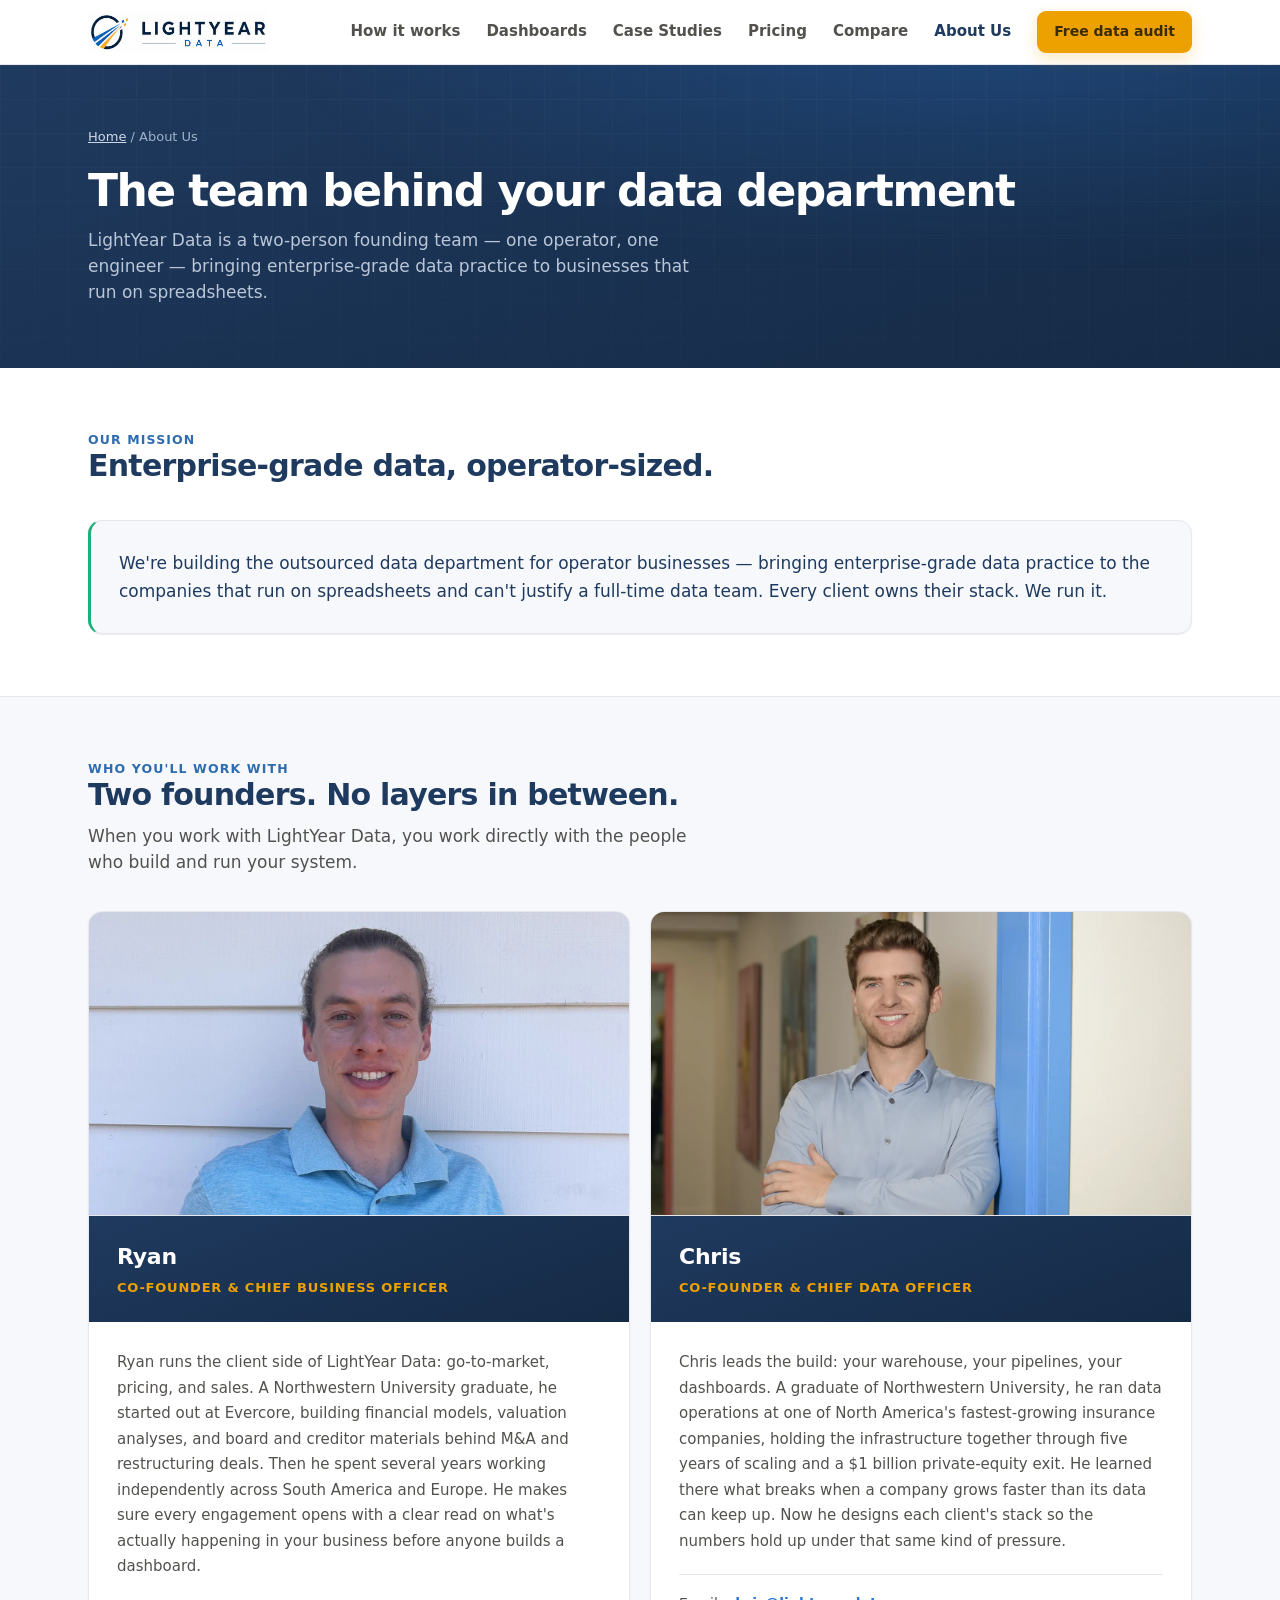
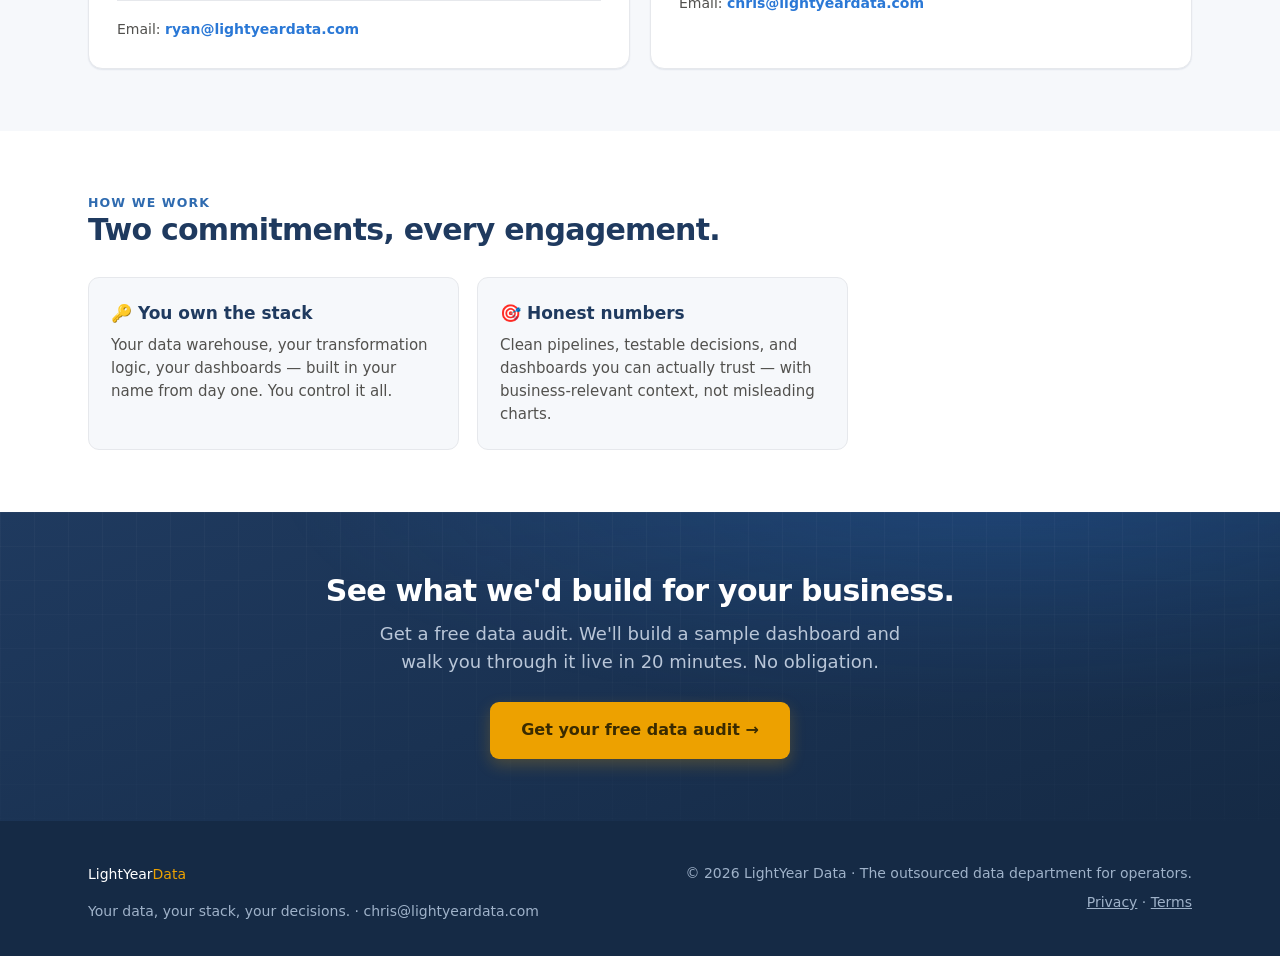
<file: about.html>
<!DOCTYPE html>
<html lang="en">
<head>
<meta charset="UTF-8">
<meta name="viewport" content="width=device-width, initial-scale=1.0">
<title>About Us — LightYear Data</title>
<meta name="description" content="Meet the two-person team behind LightYear Data — the outsourced data department for operator businesses. Enterprise pedigree, operator focus, honest numbers.">
<link rel="canonical" href="https://lightyeardata.com/about">
<link rel="icon" type="image/png" href="/assets/favicon-32.png">
<link rel="apple-touch-icon" href="/assets/apple-touch-icon.png">
<meta property="og:type" content="website">
<meta property="og:title" content="About Us — LightYear Data">
<meta property="og:description" content="Meet the team behind the outsourced data department for operator businesses.">
<meta property="og:url" content="https://lightyeardata.com/about">
<meta property="og:image" content="https://lightyeardata.com/assets/lyd-mark.png">
<style>
  :root{
    --navy:#1F3A5F; --navy-700:#152a45; --ink:#0b0b0b; --muted:#52514e;
    --line:#e6e8ec; --surface:#ffffff; --plane:#f6f8fb;
    --blue:#2A78D6; --aqua:#1BAF7A; --amber:#EDA100;
    --accent:#EDA100; --good:#0ca30c;
  }
  *{box-sizing:border-box;margin:0;padding:0}
  html{scroll-behavior:smooth}
  body{font-family:system-ui,-apple-system,"Segoe UI",sans-serif;color:var(--ink);background:var(--surface);line-height:1.55;-webkit-font-smoothing:antialiased}
  .wrap{max-width:1160px;margin:0 auto;padding:0 28px}
  a{color:inherit;text-decoration:none}
  .btn{display:inline-block;padding:13px 22px;border-radius:9px;font-weight:700;font-size:15px;cursor:pointer;transition:.15s;border:1.5px solid transparent;text-align:center}
  .btn-accent{background:var(--accent);color:#3a2b00}
  .btn-accent:hover{filter:brightness(1.05);transform:translateY(-1px)}
  .eyebrow{font-size:12.5px;font-weight:700;letter-spacing:.09em;text-transform:uppercase;color:var(--blue)}
  h1{font-size:44px;line-height:1.08;letter-spacing:-.02em;color:var(--navy);margin-bottom:16px;font-weight:800}
  h2{font-size:30px;line-height:1.15;color:var(--navy);margin-bottom:10px;letter-spacing:-.01em}
  .sub{color:var(--muted);font-size:17px;max-width:620px}
  section{padding:62px 0}

  /* NAV */
  nav{position:sticky;top:0;z-index:50;background:rgba(255,255,255,.92);backdrop-filter:blur(8px);border-bottom:1px solid var(--line)}
  .nav-in{display:flex;align-items:center;justify-content:space-between;height:64px}
  .logo{display:flex;align-items:center;height:40px}
  .logo img{height:100%;width:auto;max-width:180px}
  .nav-links{display:flex;gap:26px;align-items:center;font-size:15px;font-weight:600;color:var(--muted)}
  .nav-links a:hover{color:var(--navy)}
  .nav-links .btn{padding:9px 16px;font-size:14px}
  @media(max-width:860px){.nav-links a:not(.btn){display:none}}

  /* HERO */
  .hero{background:linear-gradient(160deg,var(--navy) 0%,var(--navy-700) 100%);color:#fff;padding:62px 0}
  .hero h1{color:#fff;margin-bottom:12px}
  .hero .sub{color:#b9c6d8}
  .breadcrumb{color:#9fb2c9;font-size:13px;margin-bottom:20px}
  .breadcrumb a{color:#cdd8e6;text-decoration:underline}
  .breadcrumb a:hover{color:#fff}

  /* MISSION */
  .mission-box{background:var(--plane);border:1px solid var(--line);border-left:3px solid var(--aqua);border-radius:12px;padding:28px;margin-top:36px}
  .mission-box p{color:var(--navy);font-size:17px;line-height:1.65;font-weight:500}

  /* BIOS */
  .bios{background:var(--plane)}
  .bio-grid{display:grid;grid-template-columns:repeat(2,1fr);gap:20px;margin-top:36px}
  @media(max-width:860px){.bio-grid{grid-template-columns:1fr}}
  .bio{background:var(--surface);border:1px solid var(--line);border-radius:14px;overflow:hidden;transition:.15s}
  .bio:hover{border-color:var(--blue);box-shadow:0 12px 32px rgba(31,58,95,.08)}
  .bio-photo{aspect-ratio:16/9;overflow:hidden;background:var(--plane);border-bottom:1px solid var(--line)}
  .bio-photo img{display:block;width:100%;height:100%;object-fit:cover}
  .bio-photo.ryan img{object-position:50% 30%}
  .bio-photo.chris img{object-position:50% 36%}
  .bio-head{background:linear-gradient(160deg,var(--navy) 0%,var(--navy-700) 100%);color:#fff;padding:24px 28px}
  .bio-head h3{font-size:22px;font-weight:800;letter-spacing:-.01em}
  .bio-head .role{font-size:13px;font-weight:700;letter-spacing:.06em;text-transform:uppercase;color:var(--amber);margin-top:4px}
  .bio-body{padding:28px}
  .bio-body p{color:var(--muted);font-size:15px;line-height:1.7;margin-bottom:14px}
  .bio-body p:last-of-type{margin-bottom:0}
  .bio-contact{margin-top:20px;padding-top:18px;border-top:1px solid var(--line);font-size:14px;color:var(--muted)}
  .bio-contact a{color:var(--blue);font-weight:600}
  .bio-contact a:hover{text-decoration:underline}

  /* HOW WE WORK */
  .values-grid{display:grid;grid-template-columns:repeat(2,1fr);gap:18px;margin-top:30px;max-width:760px}
  @media(max-width:820px){.values-grid{grid-template-columns:1fr}}
  .vitem{background:var(--plane);border:1px solid var(--line);border-radius:11px;padding:22px}
  .vitem h4{font-size:17px;color:var(--navy);margin-bottom:7px;display:flex;align-items:center;gap:8px}
  .vitem p{color:var(--muted);font-size:15px}

  /* FINAL CTA */
  .cta-final{background:linear-gradient(160deg,var(--navy) 0%,var(--navy-700) 100%);color:#fff;padding:62px 0;text-align:center}
  .cta-final h2{color:#fff;margin-bottom:12px}
  .cta-final p{color:#b9c6d8;font-size:18px;max-width:560px;margin:0 auto 26px}

  footer{background:var(--navy-700);color:#9fb2c9;padding:34px 0;font-size:14px}
  .foot-in{display:flex;justify-content:space-between;align-items:center;flex-wrap:wrap;gap:14px}
  .foot-in .logo{color:#fff}

/* === LYD refinement layer === */
/* ============================================================
   LIGHTYEAR DATA — DESIGN SYSTEM REFINEMENT LAYER v1
   Injected last so it refines the base styles via cascade order.
   Brand colors unchanged; depth comes only from navy-tinted
   shadow / gradient / opacity layers of the existing palette.
   ============================================================ */
:root{
  --mono:ui-monospace,"SF Mono","JetBrains Mono","Cascadia Code",Menlo,Consolas,monospace;
  /* navy-tinted elevation scale */
  --sh-1:0 1px 2px rgba(31,58,95,.05), 0 1px 1px rgba(31,58,95,.04);
  --sh-2:0 4px 12px rgba(31,58,95,.07);
  --sh-3:0 14px 34px rgba(31,58,95,.12);
  --sh-4:0 26px 60px rgba(31,58,95,.18);
  --ring:0 0 0 3px rgba(42,120,214,.14);
  --r-card:14px; --r-tile:8px; --r-btn:9px;
  --ease:cubic-bezier(.16,1,.3,1);
}

/* ---- Tabular-mono numerals: the "data-native" feel ---- */
.kpi .val,.dkpi .val,.dash-title,.hstat b,.chg,.dkpi .chg,.kpi .chg,
.price .setup,.arch .band,.dchart svg text,.dash svg text,
.hero-stats .hstat b{
  font-variant-numeric:tabular-nums;
  font-feature-settings:"tnum" 1,"cv01" 1;
}
.kpi .val,.dkpi .val{font-family:var(--mono);letter-spacing:-.02em}
.hstat b{font-family:var(--mono);letter-spacing:-.01em}
.price .setup{font-family:var(--mono)}

/* ---- Display typography: tighter, more deliberate ---- */
h1{letter-spacing:-.035em!important}
h2,h2.sec{letter-spacing:-.025em!important}
.eyebrow,.dim-tag,.vhead,.answers,.tn,.arch .tn{
  font-weight:800;
}
.eyebrow{color:#2f6bb0}

/* ---- Unified card system: one radius, one elevation, one motion ---- */
.dboard,.price,.bio,.arch,.peer,.rcard,.vcard,.hcard,.vcase,
.faq-item,.benefit-card,.form-box,.upgrade-box,.audit-steps,
.mission-box,.reassurance,.honest,.trust-line{
  border-radius:var(--r-card);
  box-shadow:var(--sh-1);
  transition:transform .35s var(--ease),box-shadow .35s var(--ease),border-color .35s var(--ease);
}
.dboard:hover,.bio:hover,.arch:hover,.peer:hover,.vcard:hover,
.benefit-card:hover,.faq-item:hover{
  transform:translateY(-4px);
  box-shadow:var(--sh-3);
  border-color:#cfd9e6;
}
.price:hover{transform:translateY(-4px);box-shadow:var(--sh-3)}
.price.feat{box-shadow:var(--sh-3)}
.price.feat:hover{box-shadow:var(--sh-4)}

/* ---- Inner tiles + delta chips ---- */
.kpi,.dkpi,.dchart{border-radius:var(--r-tile)}
.dkpi{position:relative;overflow:hidden}
.kpi{transition:background .3s var(--ease)}
/* delta indicators become tinted pill chips */
.chg{
  display:inline-flex;align-items:center;gap:3px;
  padding:1px 7px;border-radius:999px;line-height:1.5;
  width:fit-content;
}
.chg.up,.dkpi .chg.up,.kpi .chg.up{background:rgba(27,175,122,.14);color:#076046}
.chg.down,.dkpi .chg.down,.kpi .chg.down{background:rgba(192,57,43,.11);color:#98261c}
.chg.flat,.dkpi .chg.flat,.kpi .chg.flat{background:rgba(82,81,78,.10);color:#4a4946}

/* ---- Charts: soft shadows, receding gridlines, smoother strokes ---- */
.dchart svg rect,.dash svg rect{
  filter:drop-shadow(0 2px 3px rgba(31,58,95,.14));
}
.dchart svg polyline,.dash svg polyline{
  filter:drop-shadow(0 3px 5px rgba(42,120,214,.20));
  stroke-width:2.75;
}
/* gridlines / axes recede so data reads first */
.dchart svg line,.dash svg line{stroke:#eef1f5!important}
.dchart svg circle[fill="none"]{stroke:#eef1f5!important}

/* ---- Buttons: crisper, tactile ---- */
.btn{border-radius:var(--r-btn);transition:transform .18s var(--ease),box-shadow .18s var(--ease),filter .18s var(--ease),background .18s var(--ease)}
.btn-accent{box-shadow:0 6px 16px rgba(237,161,0,.24)}
.btn-accent:hover{box-shadow:0 10px 22px rgba(237,161,0,.30)}
.btn:active{transform:translateY(1px) scale(.99)}
a.btn:focus-visible,button.btn:focus-visible{outline:none;box-shadow:var(--ring)}

/* ---- Nav: animated underline on links ---- */
.nav-links a:not(.btn){position:relative}
.nav-links a:not(.btn)::after{
  content:"";position:absolute;left:0;right:100%;bottom:-6px;height:2px;
  background:var(--amber,#EDA100);border-radius:2px;
  transition:right .3s var(--ease);
}
.nav-links a:not(.btn):hover::after{right:0}

/* ---- Live badge: gentle pulse ---- */
.dash-live::before{animation:lyd-pulse 2s var(--ease) infinite}
@keyframes lyd-pulse{
  0%{box-shadow:0 0 0 0 rgba(12,163,12,.45)}
  70%{box-shadow:0 0 0 6px rgba(12,163,12,0)}
  100%{box-shadow:0 0 0 0 rgba(12,163,12,0)}
}

/* ---- Depth in navy sections: subtle instrument grid + glow ---- */
.hero,.final,.cta-final,.cta-final,.dash-top{position:relative}
.hero::before,.final::before,.cta-final::before{
  content:"";position:absolute;inset:0;pointer-events:none;z-index:0;
  background-image:
    linear-gradient(rgba(255,255,255,.028) 1px,transparent 1px),
    linear-gradient(90deg,rgba(255,255,255,.028) 1px,transparent 1px),
    radial-gradient(1200px 400px at 78% -10%,rgba(42,120,214,.28),transparent 60%);
  background-size:34px 34px,34px 34px,100% 100%;
  mask-image:linear-gradient(180deg,#000,rgba(0,0,0,.35));
}
.hero>*,.final>*,.cta-final>*{position:relative;z-index:1}

/* premium showcase dashboard shadow (hero) */
.dash{box-shadow:0 30px 70px rgba(8,17,33,.42),0 4px 14px rgba(8,17,33,.28)!important}

/* ---- Section separation: hairline between plane and surface ---- */
.reality,.byvertical,.fdash,.deliver,.honesty,.vertproof,.bios,
.benefits-section,.faq-quick,.faq-section,.cmp-section{
  border-top:1px solid var(--line,#e6e8ec);
}

/* ---- Form polish ---- */
.form-group input,.form-group select,.form-group textarea{border-radius:var(--r-tile);transition:border-color .18s var(--ease),box-shadow .18s var(--ease)}
.step-num{box-shadow:0 6px 14px rgba(42,120,214,.28)}

/* ---- Comparison table: softer, more premium ---- */
.cmp-scroll{border-radius:var(--r-card);box-shadow:var(--sh-2)}
td.us{background:linear-gradient(180deg,#f2f8fe,#eaf3fd)}

/* ---- Pricing feature tile accent ---- */
.price .badge{box-shadow:0 6px 14px rgba(237,161,0,.28)}

/* ---- Accessibility: focus states everywhere ---- */
a:focus-visible,button:focus-visible,input:focus-visible,select:focus-visible,textarea:focus-visible{
  outline:2px solid #2A78D6;outline-offset:2px;
}

/* ---- Reduced motion: collapse all motion to static ---- */
@media (prefers-reduced-motion:reduce){
  *,*::before,*::after{animation-duration:.001ms!important;animation-iteration-count:1!important;transition-duration:.001ms!important}
  .dboard:hover,.bio:hover,.arch:hover,.peer:hover,.vcard:hover,
  .benefit-card:hover,.faq-item:hover,.price:hover,.btn:active{transform:none}
}
</style>
<link rel="stylesheet" href="/assets/mobile-nav.css">
<script src="/assets/mobile-nav.js" defer></script>
</head>
<body>

<nav data-mobile-nav>
  <div class="wrap nav-in">
    <a href="/" class="logo"><img src="/assets/lightyear-logo.png" alt="LightYear Data"></a>
    <div class="nav-links" id="primary-links">
      <a href="/#what">How it works</a>
      <a href="/dashboards">Dashboards</a>
      <a href="/#proof">Case Studies</a>
      <a href="/pricing">Pricing</a>
      <a href="/compare">Compare</a>
      <a href="/about" style="color:var(--navy)">About Us</a>
      <a href="/audit" class="btn btn-accent">Free data audit</a>
    </div>
    <button class="nav-toggle" type="button" aria-expanded="false" aria-controls="primary-links"><span class="nav-toggle-icon" aria-hidden="true"></span><span class="sr-only">Open navigation</span></button>
  </div>
</nav>

<header class="hero">
  <div class="wrap">
    <div class="breadcrumb"><a href="/">Home</a> / About Us</div>
    <h1>The team behind your data department</h1>
    <p class="sub">LightYear Data is a two-person founding team — one operator, one engineer — bringing enterprise-grade data practice to businesses that run on spreadsheets.</p>
  </div>
</header>

<!-- MISSION -->
<section>
  <div class="wrap">
    <div class="eyebrow">Our mission</div>
    <h2>Enterprise-grade data, operator-sized.</h2>
    <div class="mission-box">
      <p>We're building the outsourced data department for operator businesses — bringing enterprise-grade data practice to the companies that run on spreadsheets and can't justify a full-time data team. Every client owns their stack. We run it.</p>
    </div>
  </div>
</section>

<!-- BIOS -->
<section class="bios">
  <div class="wrap">
    <div class="eyebrow">Who you'll work with</div>
    <h2>Two founders. No layers in between.</h2>
    <p class="sub">When you work with LightYear Data, you work directly with the people who build and run your system.</p>

    <div class="bio-grid">
      <div class="bio">
        <div class="bio-photo ryan">
          <img src="/assets/ryan-headshot.webp" alt="Ryan, Co-Founder and Chief Business Officer at LightYear Data" width="1400" height="1748" loading="lazy" decoding="async">
        </div>
        <div class="bio-head">
          <h3>Ryan</h3>
          <div class="role">Co-Founder &amp; Chief Business Officer</div>
        </div>
        <div class="bio-body">
          <p>Ryan runs the client side of LightYear Data: go-to-market, pricing, and sales. A Northwestern University graduate, he started out at Evercore, building financial models, valuation analyses, and board and creditor materials behind M&amp;A and restructuring deals. Then he spent several years working independently across South America and Europe. He makes sure every engagement opens with a clear read on what's actually happening in your business before anyone builds a dashboard.</p>
          <div class="bio-contact">Email: <a href="mailto:ryan@lightyeardata.com">ryan@lightyeardata.com</a></div>
        </div>
      </div>

      <div class="bio">
        <div class="bio-photo chris">
          <img src="/assets/chris-headshot.webp" alt="Chris, Co-Founder and Chief Data Officer at LightYear Data" width="1400" height="933" loading="lazy" decoding="async">
        </div>
        <div class="bio-head">
          <h3>Chris</h3>
          <div class="role">Co-Founder &amp; Chief Data Officer</div>
        </div>
        <div class="bio-body">
          <p>Chris leads the build: your warehouse, your pipelines, your dashboards. A graduate of Northwestern University, he ran data operations at one of North America's fastest-growing insurance companies, holding the infrastructure together through five years of scaling and a $1 billion private-equity exit. He learned there what breaks when a company grows faster than its data can keep up. Now he designs each client's stack so the numbers hold up under that same kind of pressure.</p>
          <div class="bio-contact">Email: <a href="mailto:chris@lightyeardata.com">chris@lightyeardata.com</a></div>
        </div>
      </div>
    </div>
  </div>
</section>

<!-- HOW WE WORK -->
<section>
  <div class="wrap">
    <div class="eyebrow">How we work</div>
    <h2>Two commitments, every engagement.</h2>
    <div class="values-grid">
      <div class="vitem"><h4>🔑 You own the stack</h4><p>Your data warehouse, your transformation logic, your dashboards — built in your name from day one. You control it all.</p></div>
      <div class="vitem"><h4>🎯 Honest numbers</h4><p>Clean pipelines, testable decisions, and dashboards you can actually trust — with business-relevant context, not misleading charts.</p></div>
    </div>
  </div>
</section>

<!-- FINAL CTA -->
<section class="cta-final">
  <div class="wrap">
    <h2>See what we'd build for your business.</h2>
    <p>Get a free data audit. We'll build a sample dashboard and walk you through it live in 20 minutes. No obligation.</p>
    <a href="/audit" class="btn btn-accent" style="font-size:16px;padding:15px 30px">Get your free data audit →</a>
  </div>
</section>

<footer>
  <div class="wrap foot-in">
    <div>
      <div class="logo">LightYear<span style="color:var(--accent)">Data</span></div>
      <div style="margin-top:6px">Your data, your stack, your decisions. · chris@lightyeardata.com</div>
    </div>
    <div style="text-align:right">
      <div>© 2026 LightYear Data · The outsourced data department for operators.</div>
      <div style="margin-top:7px"><a href="/privacy" style="text-decoration:underline">Privacy</a> · <a href="/terms" style="text-decoration:underline">Terms</a></div>
    </div>
  </div>
</footer>

</body>
</html>
</file>
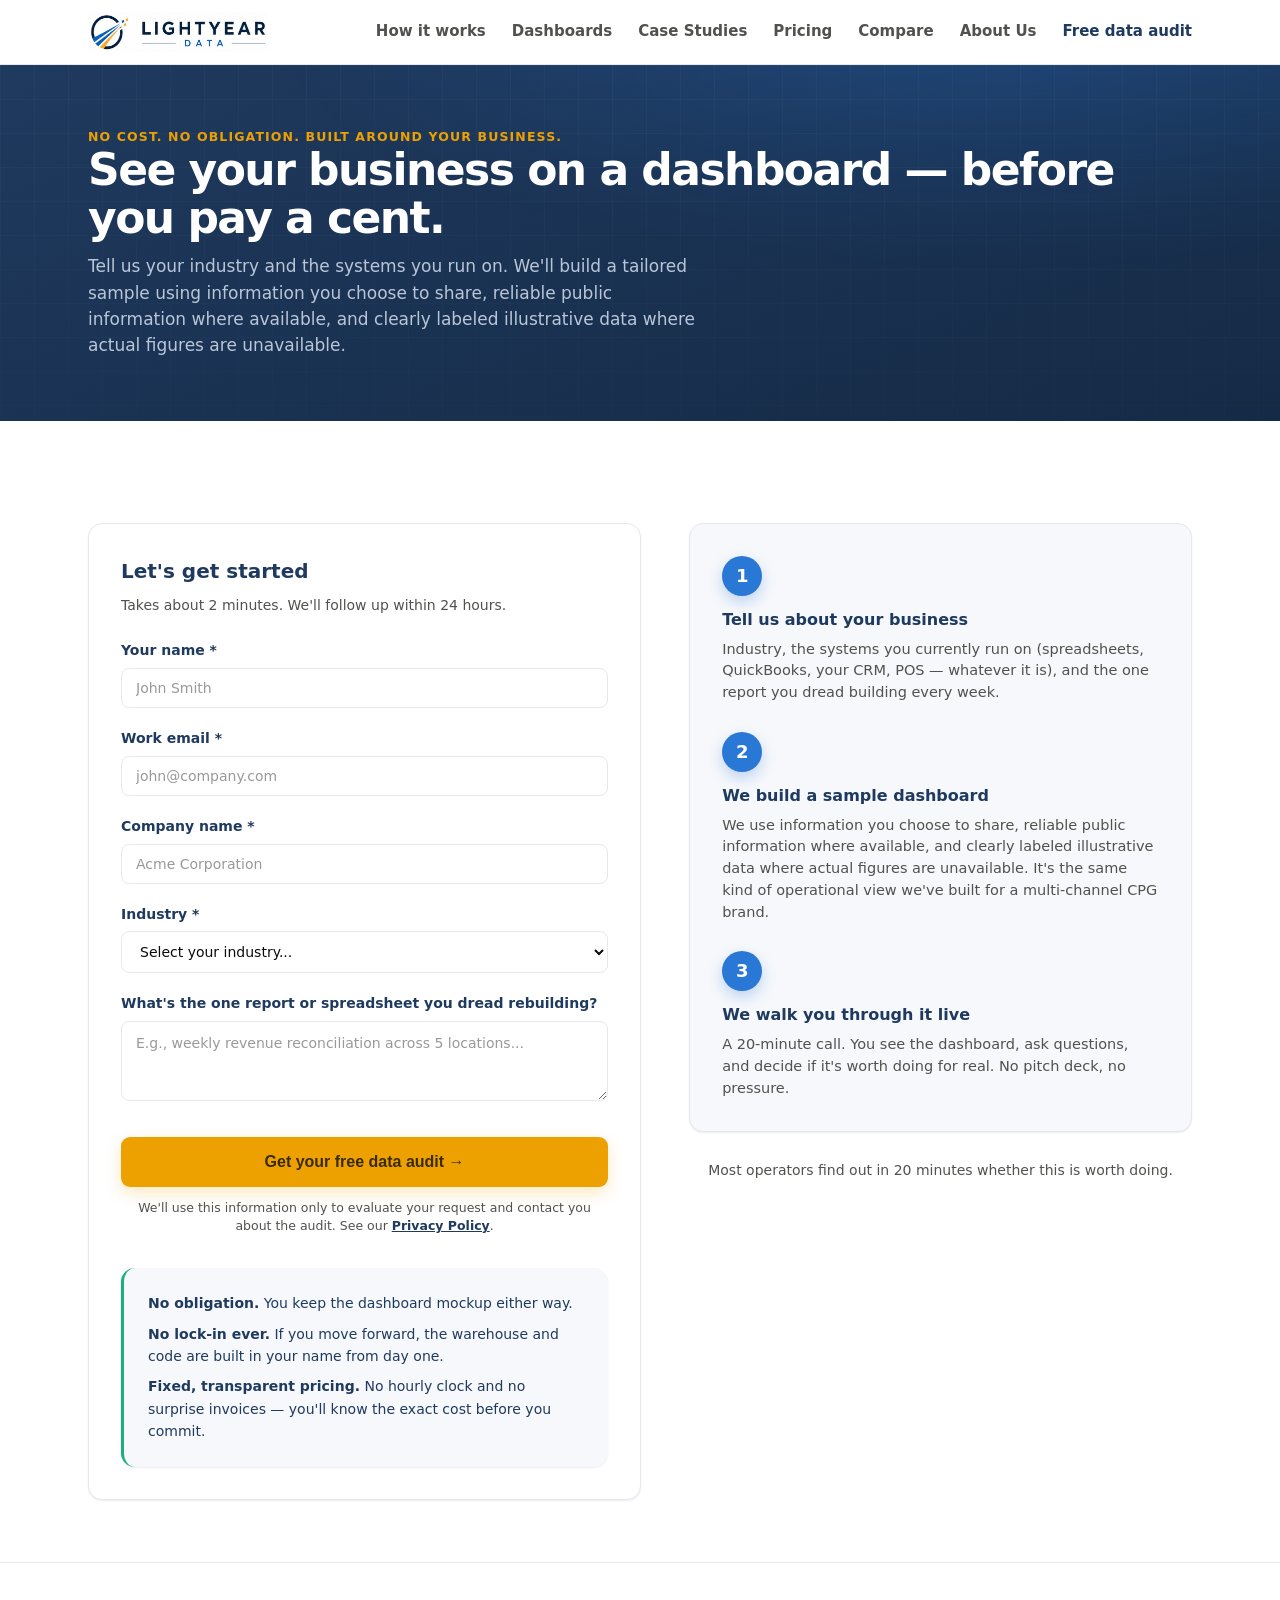
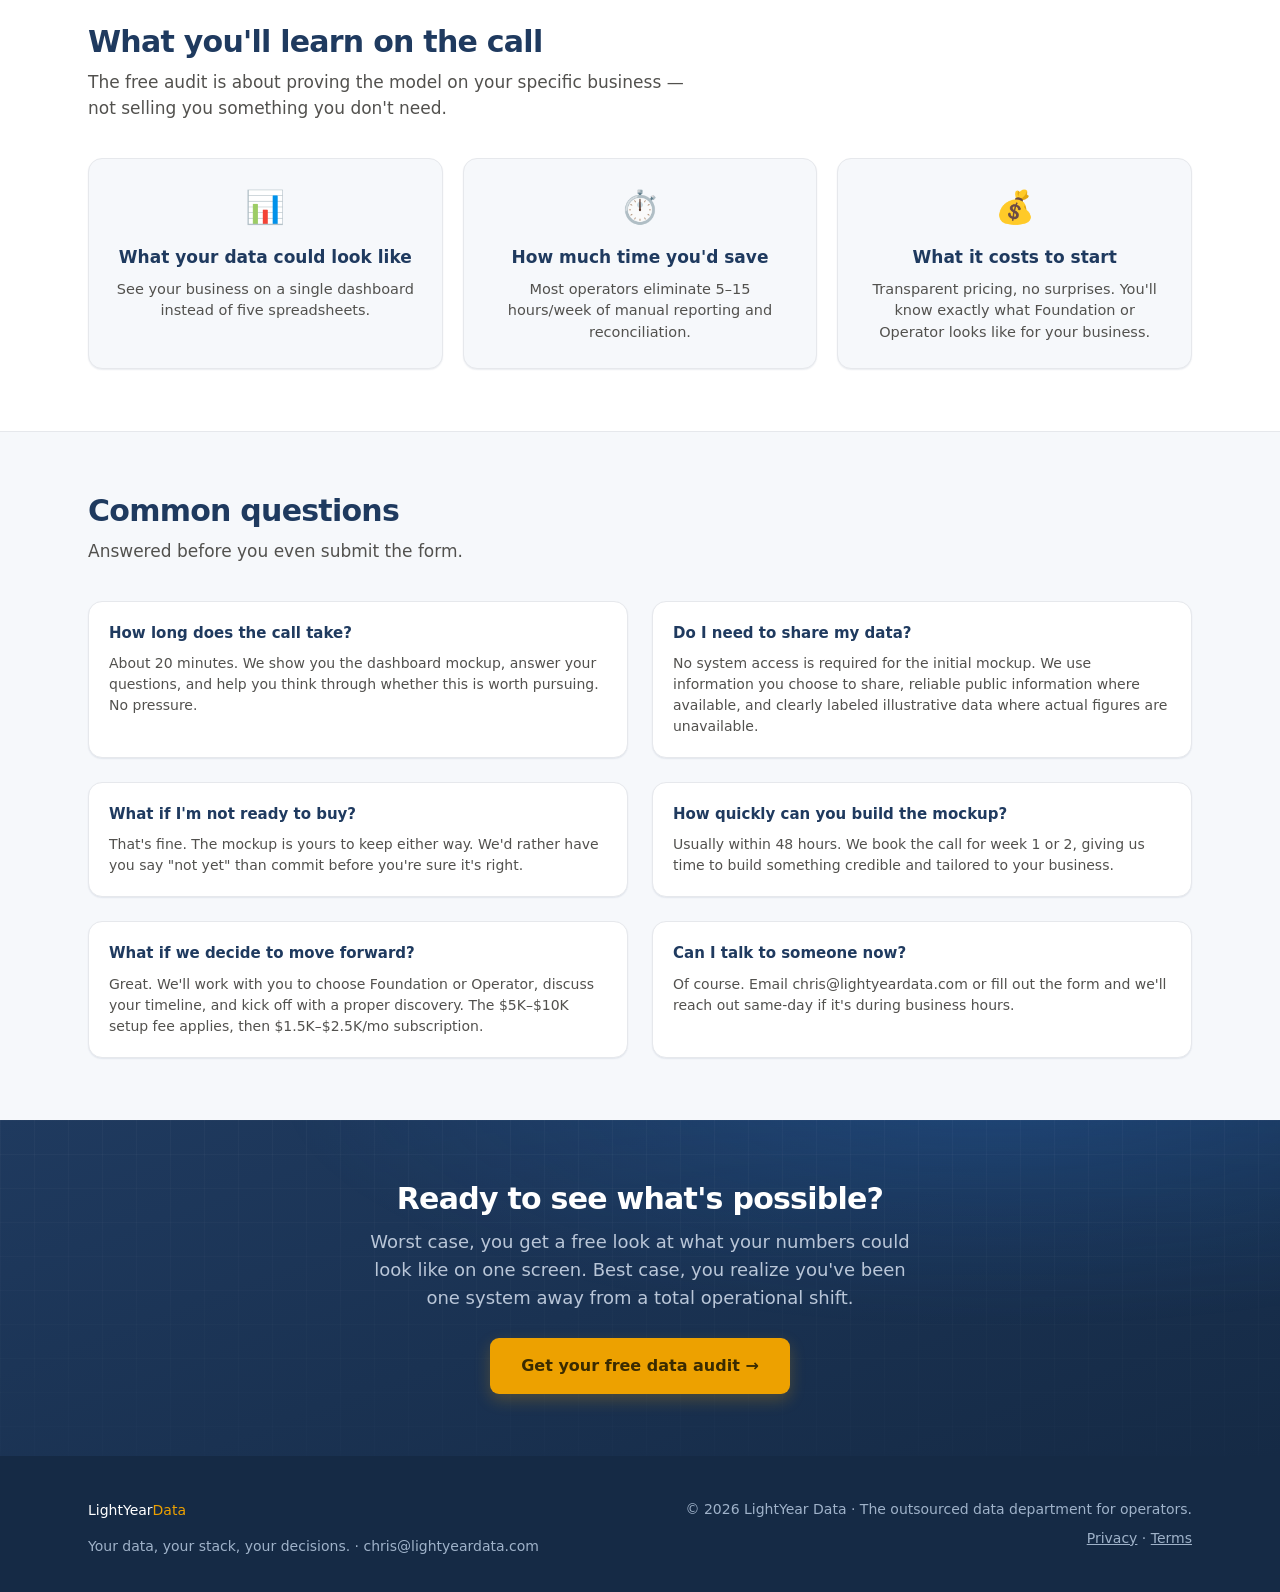
<file: audit.html>
<!DOCTYPE html>
<html lang="en">
<head>
<meta charset="UTF-8">
<meta name="viewport" content="width=device-width, initial-scale=1.0">
<title>Free Data Audit — LightYear Data</title>
<meta name="description" content="Get a free data audit: tell us your industry and the systems you run on, and we'll build a sample dashboard and walk you through it live in 20 minutes. No cost, no obligation.">
<link rel="canonical" href="https://lightyeardata.com/audit">
<link rel="icon" type="image/png" href="/assets/favicon-32.png">
<link rel="apple-touch-icon" href="/assets/apple-touch-icon.png">
<meta property="og:type" content="website">
<meta property="og:title" content="Free Data Audit — LightYear Data">
<meta property="og:description" content="See your business on a dashboard — before you pay a cent. A 20-minute walkthrough, no obligation.">
<meta property="og:url" content="https://lightyeardata.com/audit">
<meta property="og:image" content="https://lightyeardata.com/assets/lyd-mark.png">
<!-- FormSubmit requires a one-time confirmation from this recipient after the first submission. -->
<meta name="audit-form-endpoint" content="https://formsubmit.co/ajax/ryan@lightyeardata.com">
<style>
  :root{
    --navy:#1F3A5F; --navy-700:#152a45; --ink:#0b0b0b; --muted:#52514e;
    --line:#e6e8ec; --surface:#ffffff; --plane:#f6f8fb;
    --blue:#2A78D6; --aqua:#1BAF7A; --amber:#EDA100; --violet:#4a3aa7;
    --accent:#EDA100; --good:#0ca30c;
    --grid:#e1e0d9;
  }
  *{box-sizing:border-box;margin:0;padding:0}
  html{scroll-behavior:smooth}
  body{font-family:system-ui,-apple-system,"Segoe UI",sans-serif;color:var(--ink);background:var(--surface);line-height:1.55;-webkit-font-smoothing:antialiased}
  .wrap{max-width:1160px;margin:0 auto;padding:0 28px}
  a{color:inherit;text-decoration:none}
  .btn{display:inline-block;padding:13px 22px;border-radius:9px;font-weight:700;font-size:15px;cursor:pointer;transition:.15s;border:1.5px solid transparent;text-align:center}
  .btn-accent{background:var(--accent);color:#3a2b00}
  .btn-accent:hover{filter:brightness(1.05);transform:translateY(-1px)}
  .btn-ghost{border-color:rgba(255,255,255,.35);color:#fff}
  .btn-ghost:hover{background:rgba(255,255,255,.1)}
  .eyebrow{font-size:12.5px;font-weight:700;letter-spacing:.09em;text-transform:uppercase;color:var(--blue)}
  h1{font-size:44px;line-height:1.08;letter-spacing:-.02em;color:var(--navy);margin-bottom:16px;font-weight:800}
  h2{font-size:30px;line-height:1.15;color:var(--navy);margin-bottom:10px;letter-spacing:-.01em}
  .sub{color:var(--muted);font-size:17px;max-width:620px}
  section{padding:62px 0}

  /* NAV */
  nav{position:sticky;top:0;z-index:50;background:rgba(255,255,255,.92);backdrop-filter:blur(8px);border-bottom:1px solid var(--line)}
  .nav-in{display:flex;align-items:center;justify-content:space-between;height:64px}
  .logo{display:flex;align-items:center;height:40px}
  .logo img{height:100%;width:auto;max-width:180px}
  .nav-links{display:flex;gap:26px;align-items:center;font-size:15px;font-weight:600;color:var(--muted)}
  .nav-links a:hover{color:var(--navy)}
  .nav-links .btn{padding:9px 16px;font-size:14px}
  @media(max-width:860px){.nav-links a:not(.btn){display:none}}

  /* HERO */
  .hero{background:linear-gradient(160deg,var(--navy) 0%,var(--navy-700) 100%);color:#fff;padding:62px 0}
  .hero h1{color:#fff;margin-bottom:12px}
  .hero .sub{color:#b9c6d8}

  /* TWO COLUMN GRID */
  .audit-grid{display:grid;grid-template-columns:1.1fr 1fr;gap:48px;align-items:start;margin-top:40px}
  @media(max-width:920px){.audit-grid{grid-template-columns:1fr;gap:36px}}

  /* FORM */
  .form-box{background:var(--surface);border:1px solid var(--line);border-radius:13px;padding:32px;box-shadow:0 8px 24px rgba(0,0,0,.06)}
  .form-box h3{font-size:20px;color:var(--navy);margin-bottom:8px;font-weight:700}
  .form-box p{color:var(--muted);font-size:14px;margin-bottom:24px}
  .form-group{margin-bottom:20px}
  .form-group label{display:block;font-size:14px;font-weight:600;color:var(--navy);margin-bottom:6px}
  .form-group input,
  .form-group select,
  .form-group textarea{width:100%;padding:11px 14px;border:1px solid var(--line);border-radius:8px;font-family:inherit;font-size:14px;color:var(--ink);background:var(--surface);transition:.15s}
  .form-group input:focus,
  .form-group select:focus,
  .form-group textarea:focus{outline:none;border-color:var(--blue);box-shadow:0 0 0 3px rgba(42,120,214,.1)}
  .form-group select{cursor:pointer}
  .form-group textarea{resize:vertical;min-height:80px;line-height:1.5}
  .form-group input::placeholder,
  .form-group textarea::placeholder{color:#999}
  .form-btn{width:100%;padding:15px 22px;font-size:16px;margin-top:8px}
  .form-privacy{font-size:12.5px!important;line-height:1.5;color:var(--muted)!important;margin:12px 0 0!important;text-align:center}
  .form-privacy a{text-decoration:underline;color:var(--navy);font-weight:600}
  .form-error{display:none;background:#fff5f3;border:1px solid #e2a79e;border-radius:9px;color:#7c261d;font-size:14px;line-height:1.5;margin-top:16px;padding:13px 14px}
  .form-error.show{display:block}

  /* RIGHT COLUMN */
  .audit-steps{background:var(--plane);border-radius:13px;padding:32px;border:1px solid var(--line)}
  .step{margin-bottom:28px}
  .step:last-child{margin-bottom:0}
  .step-num{width:40px;height:40px;background:var(--blue);color:#fff;border-radius:50%;display:flex;align-items:center;justify-content:center;font-weight:800;font-size:18px;margin-bottom:12px}
  .step h4{font-size:16px;color:var(--navy);margin-bottom:6px;font-weight:700}
  .step p{color:var(--muted);font-size:14.5px;line-height:1.5}

  /* REASSURANCE */
  .reassurance{background:var(--plane);border-radius:12px;padding:24px;margin-top:32px;border-left:3px solid var(--aqua)}
  .reassurance p{color:var(--navy);font-size:14px;line-height:1.6;margin-bottom:8px}
  .reassurance p:last-child{margin-bottom:0}
  .reassurance b{font-weight:700}

  /* BENEFITS SECTION */
  .benefits-section{background:var(--surface);padding:62px 0}
  .benefits-grid{display:grid;grid-template-columns:repeat(3,1fr);gap:20px;margin-top:36px}
  @media(max-width:820px){.benefits-grid{grid-template-columns:1fr}}
  .benefit-card{background:var(--plane);border:1px solid var(--line);border-radius:11px;padding:24px;text-align:center}
  .benefit-icon{font-size:32px;margin-bottom:12px}
  .benefit-card h4{font-size:17px;color:var(--navy);margin-bottom:8px;font-weight:700}
  .benefit-card p{color:var(--muted);font-size:14.5px;line-height:1.5}

  /* FAQ QUICK */
  .faq-quick{background:var(--plane);padding:62px 0}
  .faq-grid{display:grid;grid-template-columns:repeat(2,1fr);gap:24px;margin-top:36px}
  @media(max-width:820px){.faq-grid{grid-template-columns:1fr}}
  .faq-item{background:var(--surface);border:1px solid var(--line);border-radius:11px;padding:20px}
  .faq-item h4{font-size:15px;color:var(--navy);margin-bottom:8px;font-weight:700}
  .faq-item p{color:var(--muted);font-size:14px;line-height:1.5}

  /* FINAL CTA */
  .cta-final{background:linear-gradient(160deg,var(--navy) 0%,var(--navy-700) 100%);color:#fff;padding:62px 0;text-align:center}
  .cta-final h2{color:#fff;margin-bottom:12px}
  .cta-final p{color:#b9c6d8;font-size:18px;max-width:560px;margin:0 auto 26px}

  /* FOOTER */
  footer{background:var(--navy-700);color:#9fb2c9;padding:34px 0;font-size:14px}
  .foot-in{display:flex;justify-content:space-between;align-items:center;flex-wrap:wrap;gap:14px}
  .foot-in .logo{color:#fff}

  /* FORM SUCCESS (HIDDEN BY DEFAULT) */
  .form-success{display:none;text-align:center;padding:40px 20px}
  .form-success.show{display:block}
  .form-success h3{font-size:24px;color:var(--navy);margin-bottom:12px;font-weight:700}
  .form-success p{color:var(--muted);font-size:16px;margin-bottom:24px}
  .form-success .checkmark{font-size:48px;color:var(--aqua);margin-bottom:16px}

/* === LYD refinement layer === */
/* ============================================================
   LIGHTYEAR DATA — DESIGN SYSTEM REFINEMENT LAYER v1
   Injected last so it refines the base styles via cascade order.
   Brand colors unchanged; depth comes only from navy-tinted
   shadow / gradient / opacity layers of the existing palette.
   ============================================================ */
:root{
  --mono:ui-monospace,"SF Mono","JetBrains Mono","Cascadia Code",Menlo,Consolas,monospace;
  /* navy-tinted elevation scale */
  --sh-1:0 1px 2px rgba(31,58,95,.05), 0 1px 1px rgba(31,58,95,.04);
  --sh-2:0 4px 12px rgba(31,58,95,.07);
  --sh-3:0 14px 34px rgba(31,58,95,.12);
  --sh-4:0 26px 60px rgba(31,58,95,.18);
  --ring:0 0 0 3px rgba(42,120,214,.14);
  --r-card:14px; --r-tile:8px; --r-btn:9px;
  --ease:cubic-bezier(.16,1,.3,1);
}

/* ---- Tabular-mono numerals: the "data-native" feel ---- */
.kpi .val,.dkpi .val,.dash-title,.hstat b,.chg,.dkpi .chg,.kpi .chg,
.price .setup,.arch .band,.dchart svg text,.dash svg text,
.hero-stats .hstat b{
  font-variant-numeric:tabular-nums;
  font-feature-settings:"tnum" 1,"cv01" 1;
}
.kpi .val,.dkpi .val{font-family:var(--mono);letter-spacing:-.02em}
.hstat b{font-family:var(--mono);letter-spacing:-.01em}
.price .setup{font-family:var(--mono)}

/* ---- Display typography: tighter, more deliberate ---- */
h1{letter-spacing:-.035em!important}
h2,h2.sec{letter-spacing:-.025em!important}
.eyebrow,.dim-tag,.vhead,.answers,.tn,.arch .tn{
  font-weight:800;
}
.eyebrow{color:#2f6bb0}

/* ---- Unified card system: one radius, one elevation, one motion ---- */
.dboard,.price,.bio,.arch,.peer,.rcard,.vcard,.hcard,.vcase,
.faq-item,.benefit-card,.form-box,.upgrade-box,.audit-steps,
.mission-box,.reassurance,.honest,.trust-line{
  border-radius:var(--r-card);
  box-shadow:var(--sh-1);
  transition:transform .35s var(--ease),box-shadow .35s var(--ease),border-color .35s var(--ease);
}
.dboard:hover,.bio:hover,.arch:hover,.peer:hover,.vcard:hover,
.benefit-card:hover,.faq-item:hover{
  transform:translateY(-4px);
  box-shadow:var(--sh-3);
  border-color:#cfd9e6;
}
.price:hover{transform:translateY(-4px);box-shadow:var(--sh-3)}
.price.feat{box-shadow:var(--sh-3)}
.price.feat:hover{box-shadow:var(--sh-4)}

/* ---- Inner tiles + delta chips ---- */
.kpi,.dkpi,.dchart{border-radius:var(--r-tile)}
.dkpi{position:relative;overflow:hidden}
.kpi{transition:background .3s var(--ease)}
/* delta indicators become tinted pill chips */
.chg{
  display:inline-flex;align-items:center;gap:3px;
  padding:1px 7px;border-radius:999px;line-height:1.5;
  width:fit-content;
}
.chg.up,.dkpi .chg.up,.kpi .chg.up{background:rgba(27,175,122,.14);color:#076046}
.chg.down,.dkpi .chg.down,.kpi .chg.down{background:rgba(192,57,43,.11);color:#98261c}
.chg.flat,.dkpi .chg.flat,.kpi .chg.flat{background:rgba(82,81,78,.10);color:#4a4946}

/* ---- Charts: soft shadows, receding gridlines, smoother strokes ---- */
.dchart svg rect,.dash svg rect{
  filter:drop-shadow(0 2px 3px rgba(31,58,95,.14));
}
.dchart svg polyline,.dash svg polyline{
  filter:drop-shadow(0 3px 5px rgba(42,120,214,.20));
  stroke-width:2.75;
}
/* gridlines / axes recede so data reads first */
.dchart svg line,.dash svg line{stroke:#eef1f5!important}
.dchart svg circle[fill="none"]{stroke:#eef1f5!important}

/* ---- Buttons: crisper, tactile ---- */
.btn{border-radius:var(--r-btn);transition:transform .18s var(--ease),box-shadow .18s var(--ease),filter .18s var(--ease),background .18s var(--ease)}
.btn-accent{box-shadow:0 6px 16px rgba(237,161,0,.24)}
.btn-accent:hover{box-shadow:0 10px 22px rgba(237,161,0,.30)}
.btn:active{transform:translateY(1px) scale(.99)}
a.btn:focus-visible,button.btn:focus-visible{outline:none;box-shadow:var(--ring)}

/* ---- Nav: animated underline on links ---- */
.nav-links a:not(.btn){position:relative}
.nav-links a:not(.btn)::after{
  content:"";position:absolute;left:0;right:100%;bottom:-6px;height:2px;
  background:var(--amber,#EDA100);border-radius:2px;
  transition:right .3s var(--ease);
}
.nav-links a:not(.btn):hover::after{right:0}

/* ---- Live badge: gentle pulse ---- */
.dash-live::before{animation:lyd-pulse 2s var(--ease) infinite}
@keyframes lyd-pulse{
  0%{box-shadow:0 0 0 0 rgba(12,163,12,.45)}
  70%{box-shadow:0 0 0 6px rgba(12,163,12,0)}
  100%{box-shadow:0 0 0 0 rgba(12,163,12,0)}
}

/* ---- Depth in navy sections: subtle instrument grid + glow ---- */
.hero,.final,.cta-final,.cta-final,.dash-top{position:relative}
.hero::before,.final::before,.cta-final::before{
  content:"";position:absolute;inset:0;pointer-events:none;z-index:0;
  background-image:
    linear-gradient(rgba(255,255,255,.028) 1px,transparent 1px),
    linear-gradient(90deg,rgba(255,255,255,.028) 1px,transparent 1px),
    radial-gradient(1200px 400px at 78% -10%,rgba(42,120,214,.28),transparent 60%);
  background-size:34px 34px,34px 34px,100% 100%;
  mask-image:linear-gradient(180deg,#000,rgba(0,0,0,.35));
}
.hero>*,.final>*,.cta-final>*{position:relative;z-index:1}

/* premium showcase dashboard shadow (hero) */
.dash{box-shadow:0 30px 70px rgba(8,17,33,.42),0 4px 14px rgba(8,17,33,.28)!important}

/* ---- Section separation: hairline between plane and surface ---- */
.reality,.byvertical,.fdash,.deliver,.honesty,.vertproof,.bios,
.benefits-section,.faq-quick,.faq-section,.cmp-section{
  border-top:1px solid var(--line,#e6e8ec);
}

/* ---- Form polish ---- */
.form-group input,.form-group select,.form-group textarea{border-radius:var(--r-tile);transition:border-color .18s var(--ease),box-shadow .18s var(--ease)}
.step-num{box-shadow:0 6px 14px rgba(42,120,214,.28)}

/* ---- Comparison table: softer, more premium ---- */
.cmp-scroll{border-radius:var(--r-card);box-shadow:var(--sh-2)}
td.us{background:linear-gradient(180deg,#f2f8fe,#eaf3fd)}

/* ---- Pricing feature tile accent ---- */
.price .badge{box-shadow:0 6px 14px rgba(237,161,0,.28)}

/* ---- Accessibility: focus states everywhere ---- */
a:focus-visible,button:focus-visible,input:focus-visible,select:focus-visible,textarea:focus-visible{
  outline:2px solid #2A78D6;outline-offset:2px;
}

/* ---- Reduced motion: collapse all motion to static ---- */
@media (prefers-reduced-motion:reduce){
  *,*::before,*::after{animation-duration:.001ms!important;animation-iteration-count:1!important;transition-duration:.001ms!important}
  .dboard:hover,.bio:hover,.arch:hover,.peer:hover,.vcard:hover,
  .benefit-card:hover,.faq-item:hover,.price:hover,.btn:active{transform:none}
}
</style>
<link rel="stylesheet" href="/assets/mobile-nav.css">
<script src="/assets/mobile-nav.js" defer></script>
</head>
<body>

<nav data-mobile-nav>
  <div class="wrap nav-in">
    <a href="/" class="logo"><img src="/assets/lightyear-logo.png" alt="LightYear Data"></a>
    <div class="nav-links" id="primary-links">
      <a href="/#what">How it works</a>
      <a href="/dashboards">Dashboards</a>
      <a href="/#proof">Case Studies</a>
      <a href="/pricing">Pricing</a>
      <a href="/compare">Compare</a>
      <a href="/about">About Us</a>
      <a href="/audit" style="color:var(--navy);font-weight:700">Free data audit</a>
    </div>
    <button class="nav-toggle" type="button" aria-expanded="false" aria-controls="primary-links"><span class="nav-toggle-icon" aria-hidden="true"></span><span class="sr-only">Open navigation</span></button>
  </div>
</nav>

<!-- HERO -->
<header class="hero">
  <div class="wrap">
    <div class="eyebrow" style="color:var(--accent)">No cost. No obligation. Built around your business.</div>
    <h1>See your business on a dashboard — before you pay a cent.</h1>
    <p class="sub">Tell us your industry and the systems you run on. We'll build a tailored sample using information you choose to share, reliable public information where available, and clearly labeled illustrative data where actual figures are unavailable.</p>
  </div>
</header>

<!-- FORM + STEPS -->
<section>
  <div class="wrap audit-grid">
    <!-- FORM -->
    <div>
      <div class="form-box">
        <h3>Let's get started</h3>
        <p>Takes about 2 minutes. We'll follow up within 24 hours.</p>

        <form id="auditForm" method="post" action="https://formsubmit.co/ryan@lightyeardata.com">
          <div aria-hidden="true" style="position:absolute;left:-10000px;height:1px;overflow:hidden">
            <label for="company-website">Leave this field blank</label>
            <input type="text" id="company-website" name="_honey" tabindex="-1" autocomplete="off">
          </div>
          <div class="form-group">
            <label for="name">Your name *</label>
            <input type="text" id="name" name="name" required placeholder="John Smith">
          </div>

          <div class="form-group">
            <label for="email">Work email *</label>
            <input type="email" id="email" name="email" required placeholder="john@company.com">
          </div>

          <div class="form-group">
            <label for="company">Company name *</label>
            <input type="text" id="company" name="company" required placeholder="Acme Corporation">
          </div>

          <div class="form-group">
            <label for="industry">Industry *</label>
            <select id="industry" name="industry" required>
              <option value="">Select your industry...</option>
              <option value="cpg">CPG &amp; Food &amp; Beverage</option>
              <option value="insurance">Insurance Agency</option>
              <option value="field-services">Field Services</option>
              <option value="restaurants">Restaurants &amp; Franchises</option>
              <option value="logistics">Logistics &amp; Distribution</option>
              <option value="medical">Medical, Dental &amp; Vet</option>
              <option value="other">Other</option>
            </select>
          </div>

          <div class="form-group">
            <label for="pain-point">What's the one report or spreadsheet you dread rebuilding?</label>
            <textarea id="pain-point" name="pain-point" placeholder="E.g., weekly revenue reconciliation across 5 locations..."></textarea>
          </div>

          <button type="submit" class="btn btn-accent form-btn">Get your free data audit →</button>
          <p class="form-privacy">We'll use this information only to evaluate your request and contact you about the audit. See our <a href="/privacy">Privacy Policy</a>.</p>
          <div id="formError" class="form-error" role="alert" aria-live="assertive" tabindex="-1"></div>
        </form>

        <!-- SUCCESS MESSAGE (HIDDEN) -->
        <div id="successMessage" class="form-success" role="status" aria-live="polite" tabindex="-1">
          <div class="checkmark">✓</div>
          <h3>Thanks. We received your request.</h3>
          <p>We'll review it and reply within one business day. If you don't hear from us, email ryan@lightyeardata.com.</p>
        </div>

        <!-- REASSURANCE -->
        <div class="reassurance">
          <p><b>No obligation.</b> You keep the dashboard mockup either way.</p>
          <p><b>No lock-in ever.</b> If you move forward, the warehouse and code are built in your name from day one.</p>
          <p><b>Fixed, transparent pricing.</b> No hourly clock and no surprise invoices — you'll know the exact cost before you commit.</p>
        </div>
      </div>
    </div>

    <!-- STEPS -->
    <div>
      <div class="audit-steps">
        <div class="step">
          <div class="step-num">1</div>
          <h4>Tell us about your business</h4>
          <p>Industry, the systems you currently run on (spreadsheets, QuickBooks, your CRM, POS — whatever it is), and the one report you dread building every week.</p>
        </div>

        <div class="step">
          <div class="step-num">2</div>
          <h4>We build a sample dashboard</h4>
          <p>We use information you choose to share, reliable public information where available, and clearly labeled illustrative data where actual figures are unavailable. It's the same kind of operational view we've built for a multi-channel CPG brand.</p>
        </div>

        <div class="step">
          <div class="step-num">3</div>
          <h4>We walk you through it live</h4>
          <p>A 20-minute call. You see the dashboard, ask questions, and decide if it's worth doing for real. No pitch deck, no pressure.</p>
        </div>
      </div>

      <p style="margin-top:28px;color:var(--muted);font-size:14px;text-align:center">Most operators find out in 20 minutes whether this is worth doing.</p>
    </div>
  </div>
</section>

<!-- BENEFITS -->
<section class="benefits-section">
  <div class="wrap">
    <h2>What you'll learn on the call</h2>
    <p class="sub">The free audit is about proving the model on your specific business — not selling you something you don't need.</p>

    <div class="benefits-grid">
      <div class="benefit-card">
        <div class="benefit-icon">📊</div>
        <h4>What your data could look like</h4>
        <p>See your business on a single dashboard instead of five spreadsheets.</p>
      </div>

      <div class="benefit-card">
        <div class="benefit-icon">⏱️</div>
        <h4>How much time you'd save</h4>
        <p>Most operators eliminate 5–15 hours/week of manual reporting and reconciliation.</p>
      </div>

      <div class="benefit-card">
        <div class="benefit-icon">💰</div>
        <h4>What it costs to start</h4>
        <p>Transparent pricing, no surprises. You'll know exactly what Foundation or Operator looks like for your business.</p>
      </div>
    </div>
  </div>
</section>

<!-- FAQ QUICK -->
<section class="faq-quick">
  <div class="wrap">
    <h2>Common questions</h2>
    <p class="sub">Answered before you even submit the form.</p>

    <div class="faq-grid">
      <div class="faq-item">
        <h4>How long does the call take?</h4>
        <p>About 20 minutes. We show you the dashboard mockup, answer your questions, and help you think through whether this is worth pursuing. No pressure.</p>
      </div>

      <div class="faq-item">
        <h4>Do I need to share my data?</h4>
        <p>No system access is required for the initial mockup. We use information you choose to share, reliable public information where available, and clearly labeled illustrative data where actual figures are unavailable.</p>
      </div>

      <div class="faq-item">
        <h4>What if I'm not ready to buy?</h4>
        <p>That's fine. The mockup is yours to keep either way. We'd rather have you say "not yet" than commit before you're sure it's right.</p>
      </div>

      <div class="faq-item">
        <h4>How quickly can you build the mockup?</h4>
        <p>Usually within 48 hours. We book the call for week 1 or 2, giving us time to build something credible and tailored to your business.</p>
      </div>

      <div class="faq-item">
        <h4>What if we decide to move forward?</h4>
        <p>Great. We'll work with you to choose Foundation or Operator, discuss your timeline, and kick off with a proper discovery. The $5K–$10K setup fee applies, then $1.5K–$2.5K/mo subscription.</p>
      </div>

      <div class="faq-item">
        <h4>Can I talk to someone now?</h4>
        <p>Of course. Email chris@lightyeardata.com or fill out the form and we'll reach out same-day if it's during business hours.</p>
      </div>
    </div>
  </div>
</section>

<!-- FINAL CTA -->
<section class="cta-final">
  <div class="wrap">
    <h2>Ready to see what's possible?</h2>
    <p>Worst case, you get a free look at what your numbers could look like on one screen. Best case, you realize you've been one system away from a total operational shift.</p>
    <a href="#" onclick="document.getElementById('auditForm').scrollIntoView({behavior:'smooth'}); return false;" class="btn btn-accent" style="font-size:16px;padding:15px 30px">Get your free data audit →</a>
  </div>
</section>

<footer>
  <div class="wrap foot-in">
    <div>
      <div class="logo">LightYear<span style="color:var(--accent)">Data</span></div>
      <div style="margin-top:6px">Your data, your stack, your decisions. · chris@lightyeardata.com</div>
    </div>
    <div style="text-align:right">
      <div>© 2026 LightYear Data · The outsourced data department for operators.</div>
      <div style="margin-top:7px"><a href="/privacy" style="text-decoration:underline">Privacy</a> · <a href="/terms" style="text-decoration:underline">Terms</a></div>
    </div>
  </div>
</footer>

<script>
  const FORM_ENDPOINT = document.querySelector('meta[name="audit-form-endpoint"]')?.content.trim() || '';

  document.getElementById('auditForm').addEventListener('submit', async function(e) {
    e.preventDefault();

    const params = new URLSearchParams(window.location.search);
    const formData = {
      name: document.getElementById('name').value,
      email: document.getElementById('email').value,
      company: document.getElementById('company').value,
      industry: document.getElementById('industry').value,
      painPoint: document.getElementById('pain-point').value,
      timestamp: new Date().toISOString(),
      pageUrl: window.location.href,
      source: params.get('utm_source') || '',
      medium: params.get('utm_medium') || '',
      campaign: params.get('utm_campaign') || '',
      _honey: document.getElementById('company-website').value,
      _subject: 'New LightYear Data audit request',
      _template: 'table'
    };

    const btn = this.querySelector('button[type="submit"]');
    const errorBox = document.getElementById('formError');
    const originalLabel = btn.textContent;
    errorBox.classList.remove('show');
    errorBox.textContent = '';
    btn.disabled = true;
    btn.textContent = 'Sending…';

    try {
      if (!FORM_ENDPOINT) throw new Error('Form endpoint is not configured');

      const res = await fetch(FORM_ENDPOINT, {
        method: 'POST',
        headers: {'Content-Type': 'application/json', 'Accept': 'application/json'},
        body: JSON.stringify(formData)
      });
      const result = await res.json().catch(() => ({}));
      if (!res.ok || result.success === false || result.success === 'false') {
        throw new Error(`Submission failed with status ${res.status}`);
      }

      this.style.display = 'none';
      document.querySelector('.reassurance').style.display = 'none';
      const success = document.getElementById('successMessage');
      success.classList.add('show');
      success.focus();
    } catch (err) {
      btn.disabled = false;
      btn.textContent = originalLabel;
      errorBox.innerHTML = 'We could not send your request. Please email <a href="mailto:ryan@lightyeardata.com">ryan@lightyeardata.com</a> and we\'ll take it from there.';
      errorBox.classList.add('show');
      errorBox.focus?.();
    }
  });
</script>

</body>
</html>
</file>
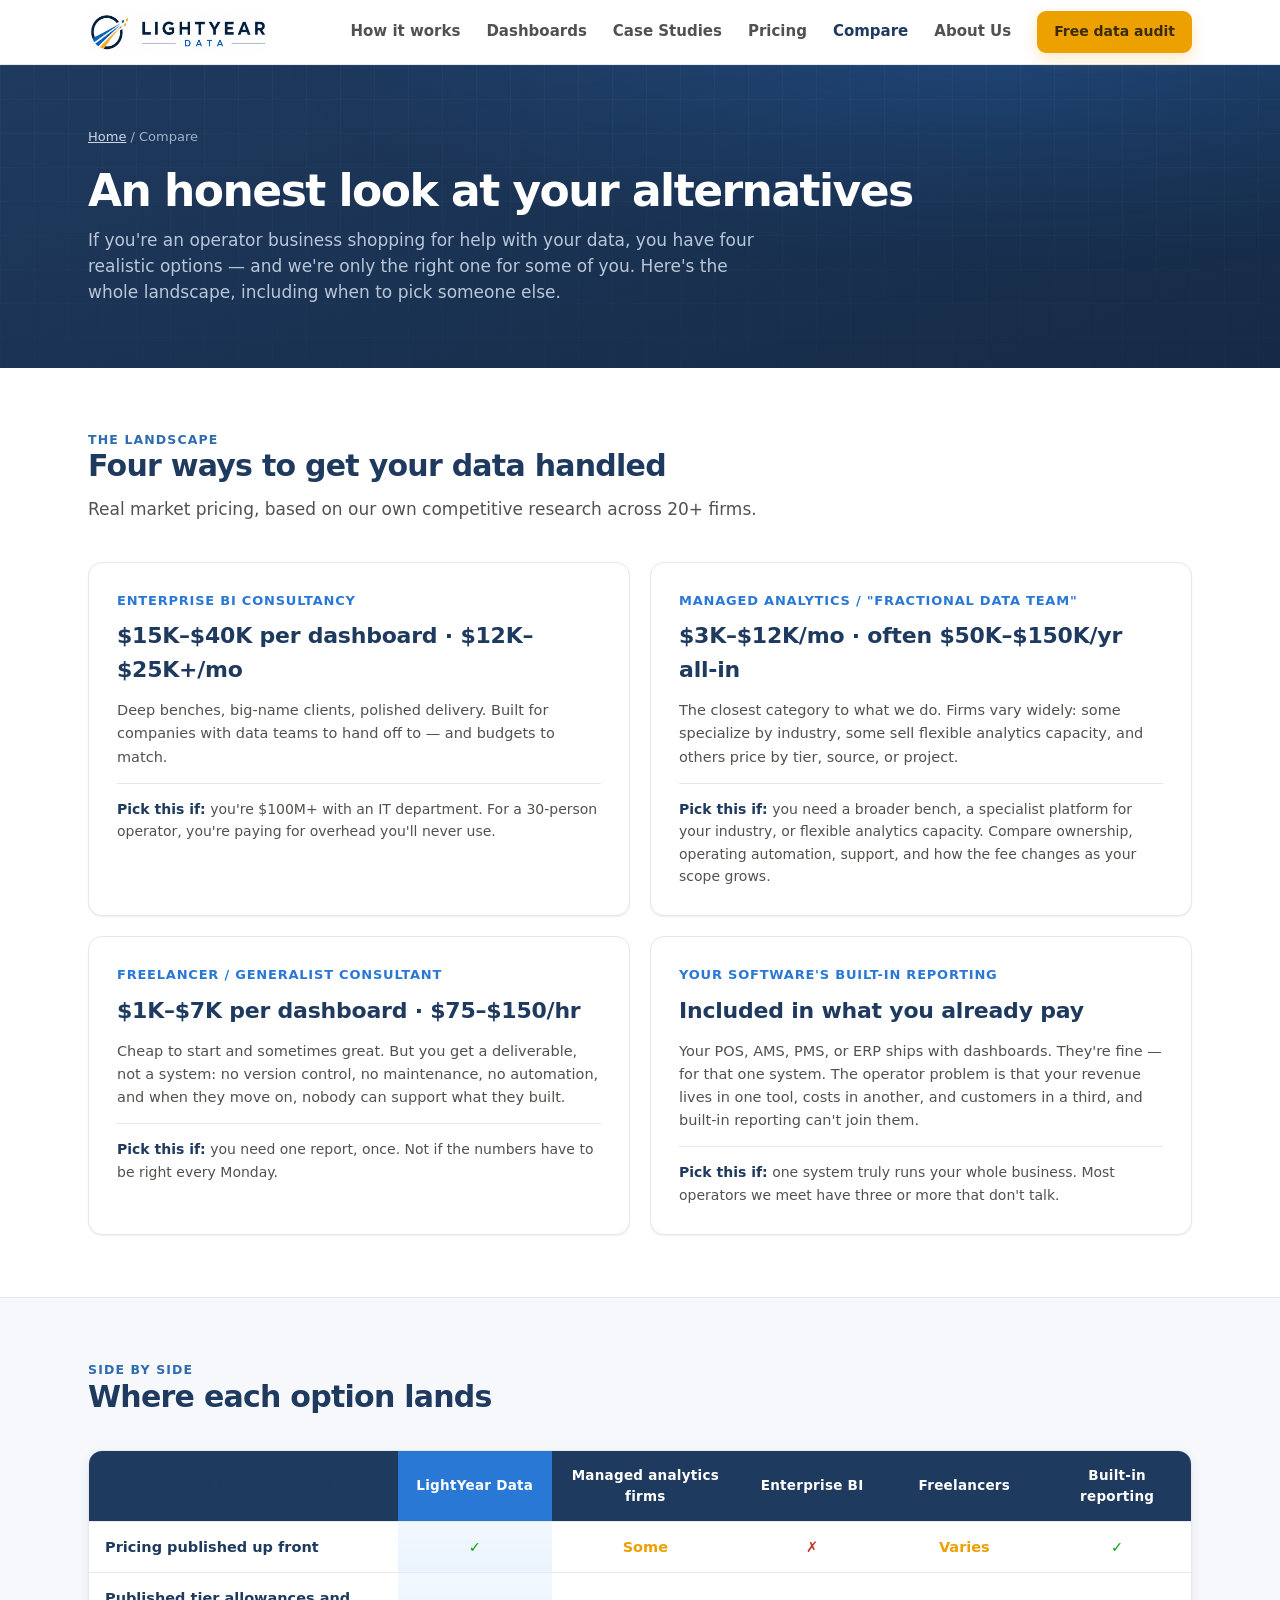
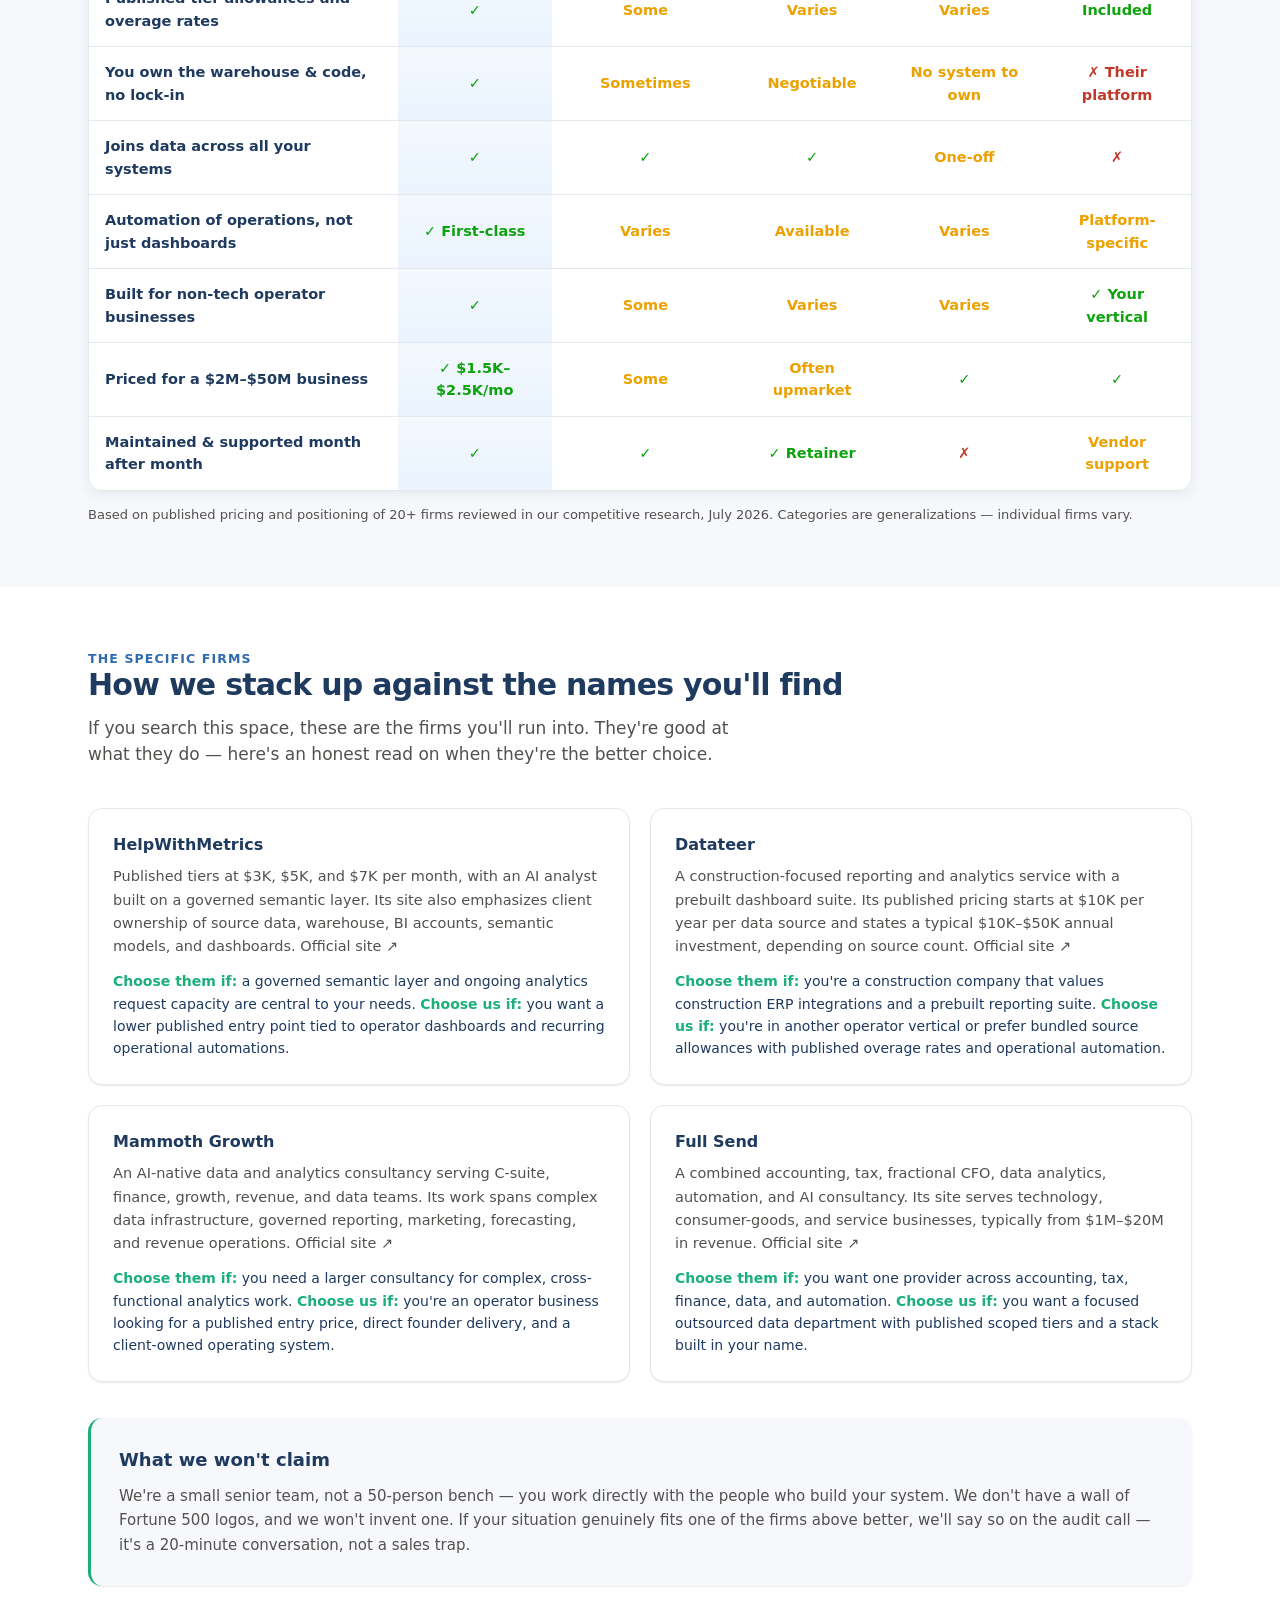
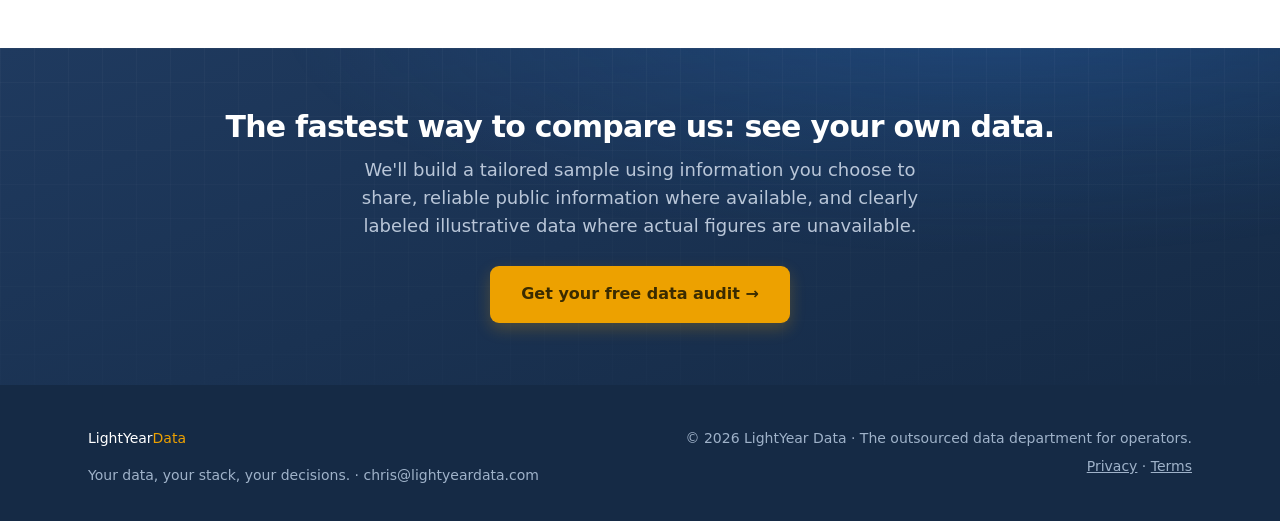
<file: compare.html>
<!DOCTYPE html>
<html lang="en">
<head>
<meta charset="UTF-8">
<meta name="viewport" content="width=device-width, initial-scale=1.0">
<title>Why LightYear Data vs. the Alternatives — LightYear Data</title>
<meta name="description" content="An honest comparison of your options for getting your data handled — enterprise BI, managed analytics firms, freelancers, built-in reporting — and when LightYear Data is (and isn't) the right choice.">
<link rel="canonical" href="https://lightyeardata.com/compare">
<link rel="icon" type="image/png" href="/assets/favicon-32.png">
<link rel="apple-touch-icon" href="/assets/apple-touch-icon.png">
<meta property="og:type" content="website">
<meta property="og:title" content="An honest look at your alternatives — LightYear Data">
<meta property="og:description" content="Four realistic options for operator businesses shopping for data help — including when to pick someone else.">
<meta property="og:url" content="https://lightyeardata.com/compare">
<meta property="og:image" content="https://lightyeardata.com/assets/lyd-mark.png">
<style>
  :root{
    --navy:#1F3A5F; --navy-700:#152a45; --ink:#0b0b0b; --muted:#52514e;
    --line:#e6e8ec; --surface:#ffffff; --plane:#f6f8fb;
    --blue:#2A78D6; --aqua:#1BAF7A; --amber:#EDA100;
    --accent:#EDA100; --good:#0ca30c; --bad:#c0392b;
  }
  *{box-sizing:border-box;margin:0;padding:0}
  html{scroll-behavior:smooth}
  body{font-family:system-ui,-apple-system,"Segoe UI",sans-serif;color:var(--ink);background:var(--surface);line-height:1.55;-webkit-font-smoothing:antialiased}
  .wrap{max-width:1160px;margin:0 auto;padding:0 28px}
  a{color:inherit;text-decoration:none}
  .btn{display:inline-block;padding:13px 22px;border-radius:9px;font-weight:700;font-size:15px;cursor:pointer;transition:.15s;border:1.5px solid transparent;text-align:center}
  .btn-accent{background:var(--accent);color:#3a2b00}
  .btn-accent:hover{filter:brightness(1.05);transform:translateY(-1px)}
  .eyebrow{font-size:12.5px;font-weight:700;letter-spacing:.09em;text-transform:uppercase;color:var(--blue)}
  h1{font-size:44px;line-height:1.08;letter-spacing:-.02em;color:var(--navy);margin-bottom:16px;font-weight:800}
  h2{font-size:30px;line-height:1.15;color:var(--navy);margin-bottom:10px;letter-spacing:-.01em}
  .sub{color:var(--muted);font-size:17px;max-width:680px}
  section{padding:62px 0}

  nav{position:sticky;top:0;z-index:50;background:rgba(255,255,255,.92);backdrop-filter:blur(8px);border-bottom:1px solid var(--line)}
  .nav-in{display:flex;align-items:center;justify-content:space-between;height:64px}
  .logo{display:flex;align-items:center;height:40px}
  .logo img{height:100%;width:auto;max-width:180px}
  .nav-links{display:flex;gap:26px;align-items:center;font-size:15px;font-weight:600;color:var(--muted)}
  .nav-links a:hover{color:var(--navy)}
  .nav-links .btn{padding:9px 16px;font-size:14px}
  @media(max-width:860px){.nav-links a:not(.btn){display:none}}

  .hero{background:linear-gradient(160deg,var(--navy) 0%,var(--navy-700) 100%);color:#fff;padding:62px 0}
  .hero h1{color:#fff;margin-bottom:12px}
  .hero .sub{color:#b9c6d8}
  .breadcrumb{color:#9fb2c9;font-size:13px;margin-bottom:20px}
  .breadcrumb a{color:#cdd8e6;text-decoration:underline}
  .breadcrumb a:hover{color:#fff}

  /* ARCHETYPE CARDS */
  .arch-grid{display:grid;grid-template-columns:repeat(2,1fr);gap:20px;margin-top:40px}
  @media(max-width:860px){.arch-grid{grid-template-columns:1fr}}
  .arch{border:1px solid var(--line);border-radius:14px;padding:28px;background:var(--surface);transition:.15s}
  .arch:hover{border-color:var(--blue);box-shadow:0 12px 32px rgba(31,58,95,.08)}
  .arch .tn{font-size:13px;font-weight:800;letter-spacing:.06em;text-transform:uppercase;color:var(--blue);margin-bottom:8px}
  .arch .band{font-size:22px;font-weight:800;color:var(--navy);margin-bottom:12px;letter-spacing:-.01em}
  .arch p{font-size:14.5px;color:var(--muted);line-height:1.6}
  .arch .fit{margin-top:14px;padding-top:14px;border-top:1px solid var(--line);font-size:14px}
  .arch .fit b{color:var(--navy)}

  /* COMPARISON TABLE */
  .cmp-section{background:var(--plane)}
  .cmp-scroll{overflow-x:auto;margin-top:36px;border:1px solid var(--line);border-radius:14px;background:var(--surface)}
  table{border-collapse:collapse;width:100%;min-width:760px;font-size:14.5px}
  th,td{padding:14px 16px;text-align:center;border-bottom:1px solid var(--line)}
  th{background:var(--navy);color:#fff;font-size:13.5px;letter-spacing:.02em}
  th:first-child,td:first-child{text-align:left;font-weight:600;color:var(--navy)}
  th.us{background:var(--blue)}
  td.us{background:#f0f6fd;font-weight:700}
  tr:last-child td{border-bottom:none}
  .yes{color:var(--good);font-weight:800}
  .no{color:var(--bad);font-weight:700}
  .part{color:var(--amber);font-weight:700}
  .legend{margin-top:14px;font-size:13px;color:var(--muted)}

  /* PEER CARDS */
  .peer-grid{display:grid;grid-template-columns:repeat(2,1fr);gap:20px;margin-top:40px}
  @media(max-width:860px){.peer-grid{grid-template-columns:1fr}}
  .peer{border:1px solid var(--line);border-radius:11px;padding:24px;background:var(--surface)}
  .peer h4{font-size:16px;color:var(--navy);margin-bottom:8px;font-weight:700}
  .peer p{color:var(--muted);font-size:14.5px;line-height:1.6}
  .peer .pick{margin-top:12px;font-size:14px;color:var(--navy)}
  .peer .pick b{color:var(--aqua)}

  /* HONESTY STRIP */
  .honest{background:var(--plane);border-radius:12px;padding:28px;margin-top:36px;border-left:3px solid var(--aqua)}
  .honest h3{font-size:18px;color:var(--navy);margin-bottom:10px}
  .honest p{color:var(--muted);font-size:15px;line-height:1.65}

  .cta-final{background:linear-gradient(160deg,var(--navy) 0%,var(--navy-700) 100%);color:#fff;padding:62px 0;text-align:center}
  .cta-final h2{color:#fff;margin-bottom:12px}
  .cta-final p{color:#b9c6d8;font-size:18px;max-width:560px;margin:0 auto 26px}

  footer{background:var(--navy-700);color:#9fb2c9;padding:34px 0;font-size:14px}
  .foot-in{display:flex;justify-content:space-between;align-items:center;flex-wrap:wrap;gap:14px}
  .foot-in .logo{color:#fff}

/* === LYD refinement layer === */
/* ============================================================
   LIGHTYEAR DATA — DESIGN SYSTEM REFINEMENT LAYER v1
   Injected last so it refines the base styles via cascade order.
   Brand colors unchanged; depth comes only from navy-tinted
   shadow / gradient / opacity layers of the existing palette.
   ============================================================ */
:root{
  --mono:ui-monospace,"SF Mono","JetBrains Mono","Cascadia Code",Menlo,Consolas,monospace;
  /* navy-tinted elevation scale */
  --sh-1:0 1px 2px rgba(31,58,95,.05), 0 1px 1px rgba(31,58,95,.04);
  --sh-2:0 4px 12px rgba(31,58,95,.07);
  --sh-3:0 14px 34px rgba(31,58,95,.12);
  --sh-4:0 26px 60px rgba(31,58,95,.18);
  --ring:0 0 0 3px rgba(42,120,214,.14);
  --r-card:14px; --r-tile:8px; --r-btn:9px;
  --ease:cubic-bezier(.16,1,.3,1);
}

/* ---- Tabular-mono numerals: the "data-native" feel ---- */
.kpi .val,.dkpi .val,.dash-title,.hstat b,.chg,.dkpi .chg,.kpi .chg,
.price .setup,.arch .band,.dchart svg text,.dash svg text,
.hero-stats .hstat b{
  font-variant-numeric:tabular-nums;
  font-feature-settings:"tnum" 1,"cv01" 1;
}
.kpi .val,.dkpi .val{font-family:var(--mono);letter-spacing:-.02em}
.hstat b{font-family:var(--mono);letter-spacing:-.01em}
.price .setup{font-family:var(--mono)}

/* ---- Display typography: tighter, more deliberate ---- */
h1{letter-spacing:-.035em!important}
h2,h2.sec{letter-spacing:-.025em!important}
.eyebrow,.dim-tag,.vhead,.answers,.tn,.arch .tn{
  font-weight:800;
}
.eyebrow{color:#2f6bb0}

/* ---- Unified card system: one radius, one elevation, one motion ---- */
.dboard,.price,.bio,.arch,.peer,.rcard,.vcard,.hcard,.vcase,
.faq-item,.benefit-card,.form-box,.upgrade-box,.audit-steps,
.mission-box,.reassurance,.honest,.trust-line{
  border-radius:var(--r-card);
  box-shadow:var(--sh-1);
  transition:transform .35s var(--ease),box-shadow .35s var(--ease),border-color .35s var(--ease);
}
.dboard:hover,.bio:hover,.arch:hover,.peer:hover,.vcard:hover,
.benefit-card:hover,.faq-item:hover{
  transform:translateY(-4px);
  box-shadow:var(--sh-3);
  border-color:#cfd9e6;
}
.price:hover{transform:translateY(-4px);box-shadow:var(--sh-3)}
.price.feat{box-shadow:var(--sh-3)}
.price.feat:hover{box-shadow:var(--sh-4)}

/* ---- Inner tiles + delta chips ---- */
.kpi,.dkpi,.dchart{border-radius:var(--r-tile)}
.dkpi{position:relative;overflow:hidden}
.kpi{transition:background .3s var(--ease)}
/* delta indicators become tinted pill chips */
.chg{
  display:inline-flex;align-items:center;gap:3px;
  padding:1px 7px;border-radius:999px;line-height:1.5;
  width:fit-content;
}
.chg.up,.dkpi .chg.up,.kpi .chg.up{background:rgba(27,175,122,.14);color:#076046}
.chg.down,.dkpi .chg.down,.kpi .chg.down{background:rgba(192,57,43,.11);color:#98261c}
.chg.flat,.dkpi .chg.flat,.kpi .chg.flat{background:rgba(82,81,78,.10);color:#4a4946}

/* ---- Charts: soft shadows, receding gridlines, smoother strokes ---- */
.dchart svg rect,.dash svg rect{
  filter:drop-shadow(0 2px 3px rgba(31,58,95,.14));
}
.dchart svg polyline,.dash svg polyline{
  filter:drop-shadow(0 3px 5px rgba(42,120,214,.20));
  stroke-width:2.75;
}
/* gridlines / axes recede so data reads first */
.dchart svg line,.dash svg line{stroke:#eef1f5!important}
.dchart svg circle[fill="none"]{stroke:#eef1f5!important}

/* ---- Buttons: crisper, tactile ---- */
.btn{border-radius:var(--r-btn);transition:transform .18s var(--ease),box-shadow .18s var(--ease),filter .18s var(--ease),background .18s var(--ease)}
.btn-accent{box-shadow:0 6px 16px rgba(237,161,0,.24)}
.btn-accent:hover{box-shadow:0 10px 22px rgba(237,161,0,.30)}
.btn:active{transform:translateY(1px) scale(.99)}
a.btn:focus-visible,button.btn:focus-visible{outline:none;box-shadow:var(--ring)}

/* ---- Nav: animated underline on links ---- */
.nav-links a:not(.btn){position:relative}
.nav-links a:not(.btn)::after{
  content:"";position:absolute;left:0;right:100%;bottom:-6px;height:2px;
  background:var(--amber,#EDA100);border-radius:2px;
  transition:right .3s var(--ease);
}
.nav-links a:not(.btn):hover::after{right:0}

/* ---- Live badge: gentle pulse ---- */
.dash-live::before{animation:lyd-pulse 2s var(--ease) infinite}
@keyframes lyd-pulse{
  0%{box-shadow:0 0 0 0 rgba(12,163,12,.45)}
  70%{box-shadow:0 0 0 6px rgba(12,163,12,0)}
  100%{box-shadow:0 0 0 0 rgba(12,163,12,0)}
}

/* ---- Depth in navy sections: subtle instrument grid + glow ---- */
.hero,.final,.cta-final,.cta-final,.dash-top{position:relative}
.hero::before,.final::before,.cta-final::before{
  content:"";position:absolute;inset:0;pointer-events:none;z-index:0;
  background-image:
    linear-gradient(rgba(255,255,255,.028) 1px,transparent 1px),
    linear-gradient(90deg,rgba(255,255,255,.028) 1px,transparent 1px),
    radial-gradient(1200px 400px at 78% -10%,rgba(42,120,214,.28),transparent 60%);
  background-size:34px 34px,34px 34px,100% 100%;
  mask-image:linear-gradient(180deg,#000,rgba(0,0,0,.35));
}
.hero>*,.final>*,.cta-final>*{position:relative;z-index:1}

/* premium showcase dashboard shadow (hero) */
.dash{box-shadow:0 30px 70px rgba(8,17,33,.42),0 4px 14px rgba(8,17,33,.28)!important}

/* ---- Section separation: hairline between plane and surface ---- */
.reality,.byvertical,.fdash,.deliver,.honesty,.vertproof,.bios,
.benefits-section,.faq-quick,.faq-section,.cmp-section{
  border-top:1px solid var(--line,#e6e8ec);
}

/* ---- Form polish ---- */
.form-group input,.form-group select,.form-group textarea{border-radius:var(--r-tile);transition:border-color .18s var(--ease),box-shadow .18s var(--ease)}
.step-num{box-shadow:0 6px 14px rgba(42,120,214,.28)}

/* ---- Comparison table: softer, more premium ---- */
.cmp-scroll{border-radius:var(--r-card);box-shadow:var(--sh-2)}
td.us{background:linear-gradient(180deg,#f2f8fe,#eaf3fd)}

/* ---- Pricing feature tile accent ---- */
.price .badge{box-shadow:0 6px 14px rgba(237,161,0,.28)}

/* ---- Accessibility: focus states everywhere ---- */
a:focus-visible,button:focus-visible,input:focus-visible,select:focus-visible,textarea:focus-visible{
  outline:2px solid #2A78D6;outline-offset:2px;
}

/* ---- Reduced motion: collapse all motion to static ---- */
@media (prefers-reduced-motion:reduce){
  *,*::before,*::after{animation-duration:.001ms!important;animation-iteration-count:1!important;transition-duration:.001ms!important}
  .dboard:hover,.bio:hover,.arch:hover,.peer:hover,.vcard:hover,
  .benefit-card:hover,.faq-item:hover,.price:hover,.btn:active{transform:none}
}
</style>
<link rel="stylesheet" href="/assets/mobile-nav.css">
<script src="/assets/mobile-nav.js" defer></script>
</head>
<body>

<nav data-mobile-nav>
  <div class="wrap nav-in">
    <a href="/" class="logo"><img src="/assets/lightyear-logo.png" alt="LightYear Data"></a>
    <div class="nav-links" id="primary-links">
      <a href="/#what">How it works</a>
      <a href="/dashboards">Dashboards</a>
      <a href="/#proof">Case Studies</a>
      <a href="/pricing">Pricing</a>
      <a href="/compare" style="color:var(--navy)">Compare</a>
      <a href="/about">About Us</a>
      <a href="/audit" class="btn btn-accent">Free data audit</a>
    </div>
    <button class="nav-toggle" type="button" aria-expanded="false" aria-controls="primary-links"><span class="nav-toggle-icon" aria-hidden="true"></span><span class="sr-only">Open navigation</span></button>
  </div>
</nav>

<header class="hero">
  <div class="wrap">
    <div class="breadcrumb"><a href="/">Home</a> / Compare</div>
    <h1>An honest look at your alternatives</h1>
    <p class="sub">If you're an operator business shopping for help with your data, you have four realistic options — and we're only the right one for some of you. Here's the whole landscape, including when to pick someone else.</p>
  </div>
</header>

<!-- FOUR WAYS -->
<section>
  <div class="wrap">
    <div class="eyebrow">The landscape</div>
    <h2>Four ways to get your data handled</h2>
    <p class="sub" style="margin-top:12px">Real market pricing, based on our own competitive research across 20+ firms.</p>

    <div class="arch-grid">
      <div class="arch">
        <div class="tn">Enterprise BI consultancy</div>
        <div class="band">$15K–$40K per dashboard · $12K–$25K+/mo</div>
        <p>Deep benches, big-name clients, polished delivery. Built for companies with data teams to hand off to — and budgets to match.</p>
        <p class="fit"><b>Pick this if:</b> you're $100M+ with an IT department. For a 30-person operator, you're paying for overhead you'll never use.</p>
      </div>
      <div class="arch">
        <div class="tn">Managed analytics / "fractional data team"</div>
        <div class="band">$3K–$12K/mo · often $50K–$150K/yr all-in</div>
        <p>The closest category to what we do. Firms vary widely: some specialize by industry, some sell flexible analytics capacity, and others price by tier, source, or project.</p>
        <p class="fit"><b>Pick this if:</b> you need a broader bench, a specialist platform for your industry, or flexible analytics capacity. Compare ownership, operating automation, support, and how the fee changes as your scope grows.</p>
      </div>
      <div class="arch">
        <div class="tn">Freelancer / generalist consultant</div>
        <div class="band">$1K–$7K per dashboard · $75–$150/hr</div>
        <p>Cheap to start and sometimes great. But you get a deliverable, not a system: no version control, no maintenance, no automation, and when they move on, nobody can support what they built.</p>
        <p class="fit"><b>Pick this if:</b> you need one report, once. Not if the numbers have to be right every Monday.</p>
      </div>
      <div class="arch">
        <div class="tn">Your software's built-in reporting</div>
        <div class="band">Included in what you already pay</div>
        <p>Your POS, AMS, PMS, or ERP ships with dashboards. They're fine — for that one system. The operator problem is that your revenue lives in one tool, costs in another, and customers in a third, and built-in reporting can't join them.</p>
        <p class="fit"><b>Pick this if:</b> one system truly runs your whole business. Most operators we meet have three or more that don't talk.</p>
      </div>
    </div>
  </div>
</section>

<!-- COMPARISON TABLE -->
<section class="cmp-section">
  <div class="wrap">
    <div class="eyebrow">Side by side</div>
    <h2>Where each option lands</h2>

    <div class="cmp-scroll">
      <table>
        <tr>
          <th>What matters to an operator</th>
          <th class="us">LightYear Data</th>
          <th>Managed analytics firms</th>
          <th>Enterprise BI</th>
          <th>Freelancers</th>
          <th>Built-in reporting</th>
        </tr>
        <tr>
          <td>Pricing published up front</td>
          <td class="us"><span class="yes">✓</span></td>
          <td><span class="part">Some</span></td>
          <td><span class="no">✗</span></td>
          <td><span class="part">Varies</span></td>
          <td><span class="yes">✓</span></td>
        </tr>
        <tr>
          <td>Published tier allowances and overage rates</td>
          <td class="us"><span class="yes">✓</span></td>
          <td><span class="part">Some</span></td>
          <td><span class="part">Varies</span></td>
          <td><span class="part">Varies</span></td>
          <td><span class="yes">Included</span></td>
        </tr>
        <tr>
          <td>You own the warehouse &amp; code, no lock-in</td>
          <td class="us"><span class="yes">✓</span></td>
          <td><span class="part">Sometimes</span></td>
          <td><span class="part">Negotiable</span></td>
          <td><span class="part">No system to own</span></td>
          <td><span class="no">✗ Their platform</span></td>
        </tr>
        <tr>
          <td>Joins data across all your systems</td>
          <td class="us"><span class="yes">✓</span></td>
          <td><span class="yes">✓</span></td>
          <td><span class="yes">✓</span></td>
          <td><span class="part">One-off</span></td>
          <td><span class="no">✗</span></td>
        </tr>
        <tr>
          <td>Automation of operations, not just dashboards</td>
          <td class="us"><span class="yes">✓ First-class</span></td>
          <td><span class="part">Varies</span></td>
          <td><span class="part">Available</span></td>
          <td><span class="part">Varies</span></td>
          <td><span class="part">Platform-specific</span></td>
        </tr>
        <tr>
          <td>Built for non-tech operator businesses</td>
          <td class="us"><span class="yes">✓</span></td>
          <td><span class="part">Some</span></td>
          <td><span class="part">Varies</span></td>
          <td><span class="part">Varies</span></td>
          <td><span class="yes">✓ Your vertical</span></td>
        </tr>
        <tr>
          <td>Priced for a $2M–$50M business</td>
          <td class="us"><span class="yes">✓ $1.5K–$2.5K/mo</span></td>
          <td><span class="part">Some</span></td>
          <td><span class="part">Often upmarket</span></td>
          <td><span class="yes">✓</span></td>
          <td><span class="yes">✓</span></td>
        </tr>
        <tr>
          <td>Maintained &amp; supported month after month</td>
          <td class="us"><span class="yes">✓</span></td>
          <td><span class="yes">✓</span></td>
          <td><span class="yes">✓ Retainer</span></td>
          <td><span class="no">✗</span></td>
          <td><span class="part">Vendor support</span></td>
        </tr>
      </table>
    </div>
    <p class="legend">Based on published pricing and positioning of 20+ firms reviewed in our competitive research, July 2026. Categories are generalizations — individual firms vary.</p>
  </div>
</section>

<!-- NAMED PEERS -->
<section>
  <div class="wrap">
    <div class="eyebrow">The specific firms</div>
    <h2>How we stack up against the names you'll find</h2>
    <p class="sub" style="margin-top:12px">If you search this space, these are the firms you'll run into. They're good at what they do — here's an honest read on when they're the better choice.</p>

    <div class="peer-grid">
      <div class="peer">
        <h4>HelpWithMetrics</h4>
        <p>Published tiers at $3K, $5K, and $7K per month, with an AI analyst built on a governed semantic layer. Its site also emphasizes client ownership of source data, warehouse, BI accounts, semantic models, and dashboards. <a href="https://helpwithmetrics.com/" target="_blank" rel="noopener">Official site ↗</a></p>
        <p class="pick"><b>Choose them if:</b> a governed semantic layer and ongoing analytics request capacity are central to your needs. <b>Choose us if:</b> you want a lower published entry point tied to operator dashboards and recurring operational automations.</p>
      </div>
      <div class="peer">
        <h4>Datateer</h4>
        <p>A construction-focused reporting and analytics service with a prebuilt dashboard suite. Its published pricing starts at $10K per year per data source and states a typical $10K–$50K annual investment, depending on source count. <a href="https://datateer.com/" target="_blank" rel="noopener">Official site ↗</a></p>
        <p class="pick"><b>Choose them if:</b> you're a construction company that values construction ERP integrations and a prebuilt reporting suite. <b>Choose us if:</b> you're in another operator vertical or prefer bundled source allowances with published overage rates and operational automation.</p>
      </div>
      <div class="peer">
        <h4>Mammoth Growth</h4>
        <p>An AI-native data and analytics consultancy serving C-suite, finance, growth, revenue, and data teams. Its work spans complex data infrastructure, governed reporting, marketing, forecasting, and revenue operations. <a href="https://www.mammothgrowth.com/" target="_blank" rel="noopener">Official site ↗</a></p>
        <p class="pick"><b>Choose them if:</b> you need a larger consultancy for complex, cross-functional analytics work. <b>Choose us if:</b> you're an operator business looking for a published entry price, direct founder delivery, and a client-owned operating system.</p>
      </div>
      <div class="peer">
        <h4>Full Send</h4>
        <p>A combined accounting, tax, fractional CFO, data analytics, automation, and AI consultancy. Its site serves technology, consumer-goods, and service businesses, typically from $1M–$20M in revenue. <a href="https://www.thefullsend.com/services/fractional-data-team" target="_blank" rel="noopener">Official site ↗</a></p>
        <p class="pick"><b>Choose them if:</b> you want one provider across accounting, tax, finance, data, and automation. <b>Choose us if:</b> you want a focused outsourced data department with published scoped tiers and a stack built in your name.</p>
      </div>
    </div>

    <div class="honest">
      <h3>What we won't claim</h3>
      <p>We're a small senior team, not a 50-person bench — you work directly with the people who build your system. We don't have a wall of Fortune 500 logos, and we won't invent one. If your situation genuinely fits one of the firms above better, we'll say so on the audit call — it's a 20-minute conversation, not a sales trap.</p>
    </div>
  </div>
</section>

<!-- FINAL CTA -->
<section class="cta-final">
  <div class="wrap">
    <h2>The fastest way to compare us: see your own data.</h2>
    <p>We'll build a tailored sample using information you choose to share, reliable public information where available, and clearly labeled illustrative data where actual figures are unavailable.</p>
    <a href="/audit" class="btn btn-accent" style="font-size:16px;padding:15px 30px">Get your free data audit →</a>
  </div>
</section>

<footer>
  <div class="wrap foot-in">
    <div>
      <div class="logo">LightYear<span style="color:var(--accent)">Data</span></div>
      <div style="margin-top:6px">Your data, your stack, your decisions. · chris@lightyeardata.com</div>
    </div>
    <div style="text-align:right">
      <div>© 2026 LightYear Data · The outsourced data department for operators.</div>
      <div style="margin-top:7px"><a href="/privacy" style="text-decoration:underline">Privacy</a> · <a href="/terms" style="text-decoration:underline">Terms</a></div>
    </div>
  </div>
</footer>

</body>
</html>
</file>
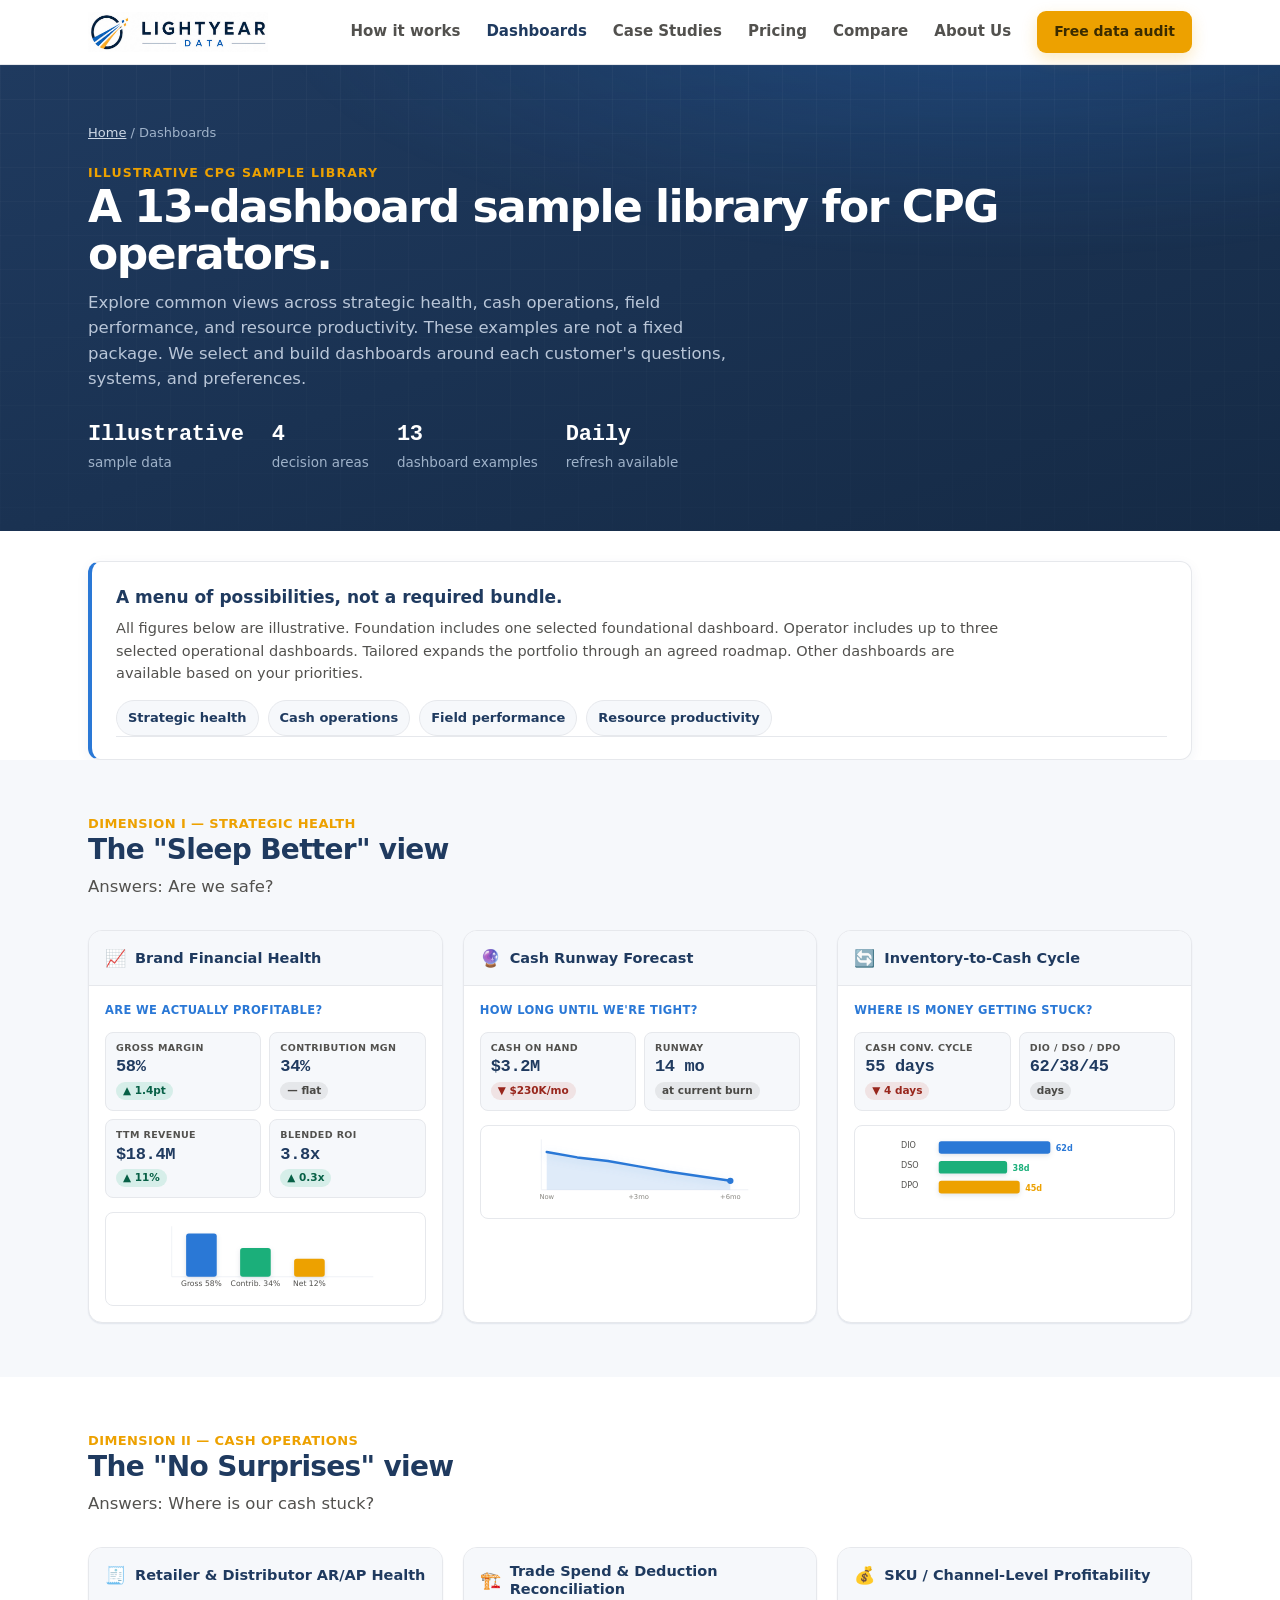
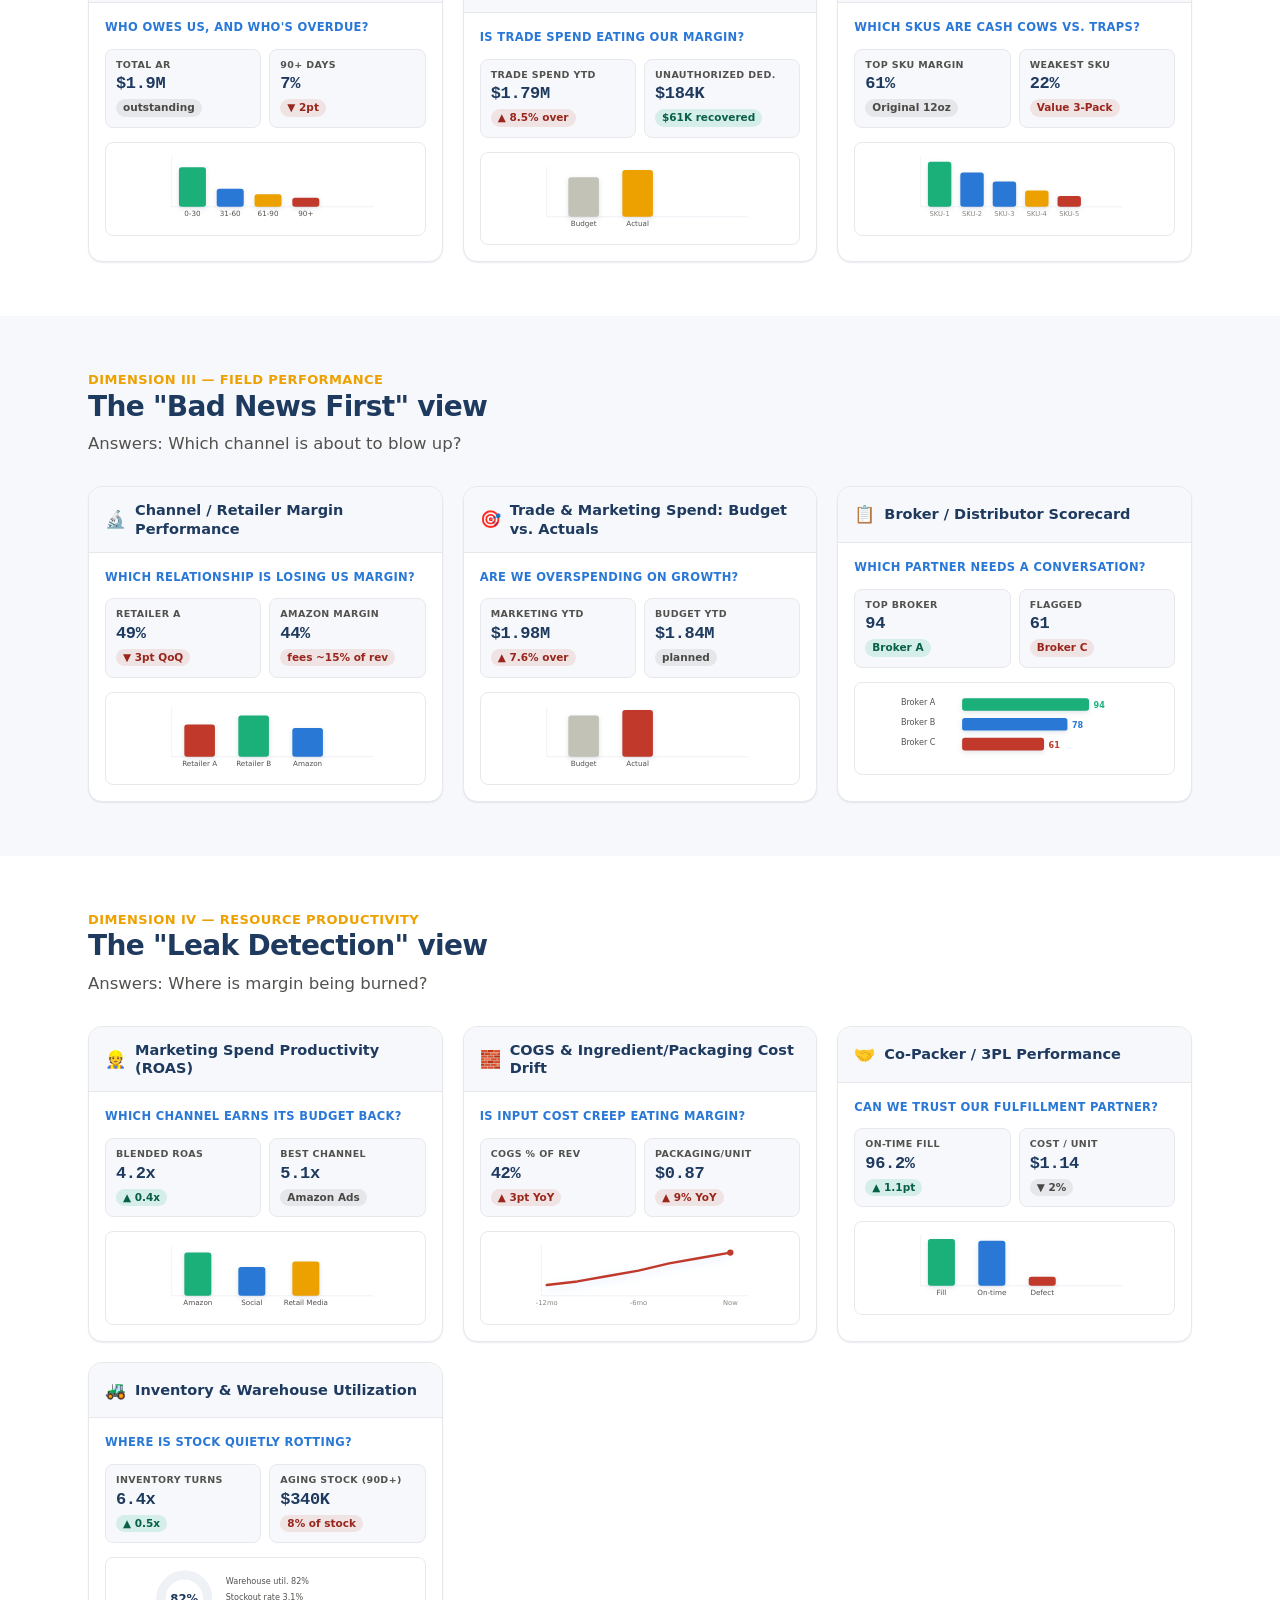
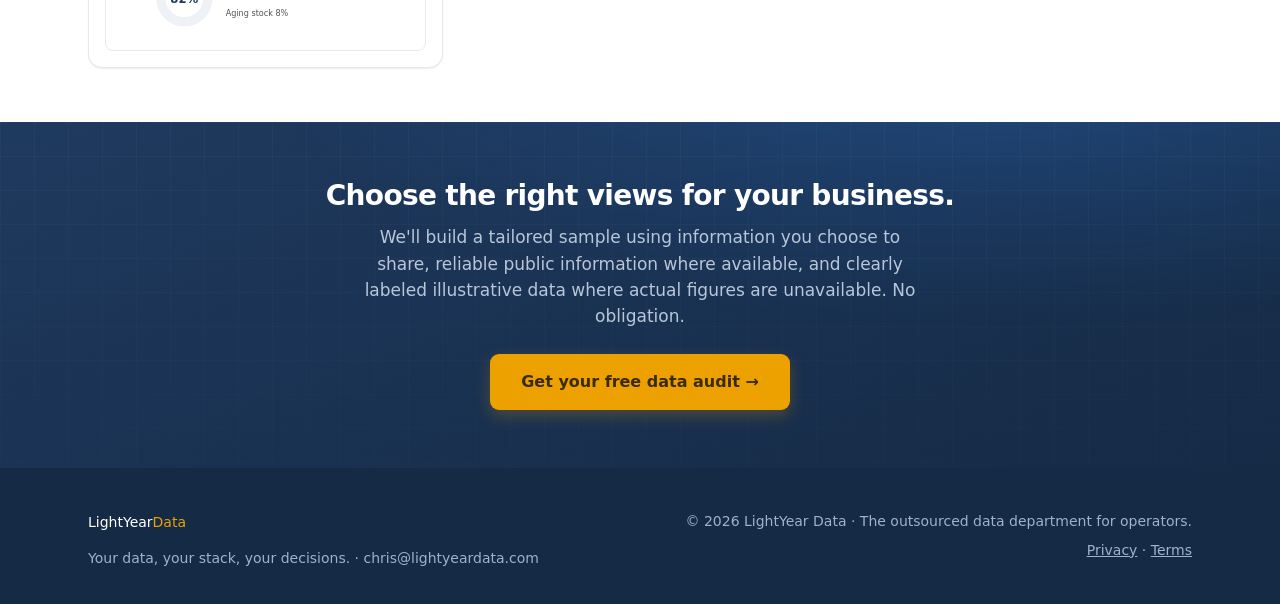
<file: dashboards.html>
<!DOCTYPE html>
<html lang="en">
<head>
<meta charset="UTF-8">
<meta name="viewport" content="width=device-width, initial-scale=1.0">
<title>CPG Dashboard Sample Library — LightYear Data</title>
<meta name="description" content="Explore 13 illustrative CPG dashboard examples across strategic health, cash operations, field performance, and resource productivity. Actual dashboards are selected around each customer's priorities.">
<link rel="canonical" href="https://lightyeardata.com/dashboards">
<link rel="icon" type="image/png" href="/assets/favicon-32.png">
<link rel="apple-touch-icon" href="/assets/apple-touch-icon.png">
<meta property="og:type" content="website">
<meta property="og:title" content="CPG Dashboard Sample Library — LightYear Data">
<meta property="og:description" content="Explore 13 illustrative CPG dashboard examples. Actual dashboards are selected around each customer's priorities and preferences.">
<meta property="og:url" content="https://lightyeardata.com/dashboards">
<meta property="og:image" content="https://lightyeardata.com/assets/lyd-mark.png">
<style>
  :root{
    --navy:#1F3A5F; --navy-700:#152a45; --ink:#0b0b0b; --muted:#52514e;
    --line:#e6e8ec; --surface:#ffffff; --plane:#f6f8fb;
    --blue:#2A78D6; --aqua:#1BAF7A; --amber:#EDA100; --violet:#4a3aa7;
    --accent:#EDA100; --good:#0ca30c; --bad:#c0392b;
    --grid:#e1e0d9;
  }
  *{box-sizing:border-box;margin:0;padding:0}
  html{scroll-behavior:smooth}
  body{font-family:system-ui,-apple-system,"Segoe UI",sans-serif;color:var(--ink);background:var(--surface);line-height:1.55;-webkit-font-smoothing:antialiased}
  .wrap{max-width:1160px;margin:0 auto;padding:0 28px}
  a{color:inherit;text-decoration:none}
  .btn{display:inline-block;padding:13px 22px;border-radius:9px;font-weight:700;font-size:15px;cursor:pointer;transition:.15s;border:1.5px solid transparent;text-align:center}
  .btn-accent{background:var(--accent);color:#3a2b00}
  .btn-accent:hover{filter:brightness(1.05);transform:translateY(-1px)}
  .eyebrow{font-size:12.5px;font-weight:700;letter-spacing:.09em;text-transform:uppercase;color:var(--blue)}
  h1{font-size:44px;line-height:1.08;letter-spacing:-.02em;color:var(--navy);margin-bottom:16px;font-weight:800}
  h2{font-size:28px;line-height:1.15;color:var(--navy);margin-bottom:8px;letter-spacing:-.01em}
  .sub{color:var(--muted);font-size:16.5px;max-width:640px}
  section{padding:54px 0}

  /* NAV */
  nav{position:sticky;top:0;z-index:50;background:rgba(255,255,255,.92);backdrop-filter:blur(8px);border-bottom:1px solid var(--line)}
  .nav-in{display:flex;align-items:center;justify-content:space-between;height:64px}
  .logo{display:flex;align-items:center;height:40px}
  .logo img{height:100%;width:auto;max-width:180px}
  .nav-links{display:flex;gap:26px;align-items:center;font-size:15px;font-weight:600;color:var(--muted)}
  .nav-links a:hover{color:var(--navy)}
  .nav-links .btn{padding:9px 16px;font-size:14px}
  @media(max-width:860px){.nav-links a:not(.btn){display:none}}

  /* HERO */
  .hero{background:linear-gradient(160deg,var(--navy) 0%,var(--navy-700) 100%);color:#fff;padding:58px 0}
  .hero h1{color:#fff;margin-bottom:12px}
  .hero .sub{color:#b9c6d8}
  .breadcrumb{color:#9fb2c9;font-size:13px;margin-bottom:20px}
  .breadcrumb a{color:#cdd8e6;text-decoration:underline}
  .breadcrumb a:hover{color:#fff}
  .hero-stats{display:flex;gap:28px;flex-wrap:wrap;margin-top:26px}
  .hstat{font-size:13.5px;color:#9fb2c9}
  .hstat b{display:block;font-size:22px;color:#fff;font-weight:800}

  /* SAMPLE LIBRARY GUIDE */
  .library-guide{padding:30px 0 0}
  .library-guide-in{background:#fff;border:1px solid var(--line);border-left:4px solid var(--blue);border-radius:12px;padding:22px 24px;box-shadow:0 4px 14px rgba(31,58,95,.06)}
  .library-guide strong{display:block;color:var(--navy);font-size:17px;margin-bottom:7px}
  .library-guide p{color:var(--muted);font-size:14.5px;margin:0 0 15px;max-width:900px}
  .dimension-nav{display:flex;gap:9px;flex-wrap:wrap}
  .dimension-nav a{background:var(--plane);border:1px solid var(--line);border-radius:999px;color:var(--navy);font-size:13px;font-weight:700;padding:7px 11px}
  .dimension-nav a:hover{border-color:var(--blue);color:var(--blue)}

  /* DIMENSION SECTIONS */
  .dim:nth-child(even){background:var(--plane)}
  .dim{scroll-margin-top:76px}
  .dim-head{margin-bottom:30px}
  .dim-tag{font-size:13px;font-weight:800;color:var(--amber);letter-spacing:.03em}
  .dim-grid{display:grid;grid-template-columns:repeat(3,1fr);gap:20px;margin-top:26px}
  @media(max-width:980px){.dim-grid{grid-template-columns:repeat(2,1fr)}}
  @media(max-width:680px){.dim-grid{grid-template-columns:1fr}}

  /* DASHBOARD CARD */
  .dboard{background:var(--surface);border:1px solid var(--line);border-radius:13px;overflow:hidden;transition:.15s}
  .dboard:hover{border-color:var(--blue);box-shadow:0 12px 32px rgba(31,58,95,.08)}
  .dboard-top{display:flex;align-items:center;gap:9px;padding:14px 16px;border-bottom:1px solid var(--line);background:var(--plane)}
  .dboard-top .ic{font-size:17px}
  .dboard-top h4{font-size:14.5px;color:var(--navy);font-weight:700;line-height:1.25}
  .dboard-body{padding:16px}
  .answers{font-size:11.5px;font-weight:700;color:var(--blue);text-transform:uppercase;letter-spacing:.03em;margin-bottom:12px}
  .dkpis{display:grid;grid-template-columns:repeat(2,1fr);gap:8px;margin-bottom:14px}
  .dkpi{background:var(--plane);border:1px solid var(--line);border-radius:8px;padding:8px 10px}
  .dkpi .lab{font-size:9.5px;font-weight:700;letter-spacing:.04em;text-transform:uppercase;color:var(--muted)}
  .dkpi .val{font-size:17px;font-weight:800;color:var(--navy);line-height:1.15;margin-top:2px}
  .dkpi .chg{font-size:10.5px;font-weight:700;margin-top:1px}
  .up{color:var(--good)} .down{color:var(--bad)} .flat{color:var(--muted)}
  .dchart{background:var(--surface);border:1px solid var(--line);border-radius:8px;padding:8px 10px 4px}

  /* CTA */
  .cta-final{background:linear-gradient(160deg,var(--navy) 0%,var(--navy-700) 100%);color:#fff;padding:58px 0;text-align:center}
  .cta-final h2{color:#fff;margin-bottom:12px}
  .cta-final p{color:#b9c6d8;font-size:17px;max-width:560px;margin:0 auto 24px}

  footer{background:var(--navy-700);color:#9fb2c9;padding:34px 0;font-size:14px}
  .foot-in{display:flex;justify-content:space-between;align-items:center;flex-wrap:wrap;gap:14px}
  .foot-in .logo{color:#fff}

/* === LYD refinement layer === */
.dchart svg polygon,.dash svg polygon{fill-opacity:.15}
/* ============================================================
   LIGHTYEAR DATA — DESIGN SYSTEM REFINEMENT LAYER v1
   Injected last so it refines the base styles via cascade order.
   Brand colors unchanged; depth comes only from navy-tinted
   shadow / gradient / opacity layers of the existing palette.
   ============================================================ */
:root{
  --mono:ui-monospace,"SF Mono","JetBrains Mono","Cascadia Code",Menlo,Consolas,monospace;
  /* navy-tinted elevation scale */
  --sh-1:0 1px 2px rgba(31,58,95,.05), 0 1px 1px rgba(31,58,95,.04);
  --sh-2:0 4px 12px rgba(31,58,95,.07);
  --sh-3:0 14px 34px rgba(31,58,95,.12);
  --sh-4:0 26px 60px rgba(31,58,95,.18);
  --ring:0 0 0 3px rgba(42,120,214,.14);
  --r-card:14px; --r-tile:8px; --r-btn:9px;
  --ease:cubic-bezier(.16,1,.3,1);
}

/* ---- Tabular-mono numerals: the "data-native" feel ---- */
.kpi .val,.dkpi .val,.dash-title,.hstat b,.chg,.dkpi .chg,.kpi .chg,
.price .setup,.arch .band,.dchart svg text,.dash svg text,
.hero-stats .hstat b{
  font-variant-numeric:tabular-nums;
  font-feature-settings:"tnum" 1,"cv01" 1;
}
.kpi .val,.dkpi .val{font-family:var(--mono);letter-spacing:-.02em}
.hstat b{font-family:var(--mono);letter-spacing:-.01em}
.price .setup{font-family:var(--mono)}

/* ---- Display typography: tighter, more deliberate ---- */
h1{letter-spacing:-.035em!important}
h2,h2.sec{letter-spacing:-.025em!important}
.eyebrow,.dim-tag,.vhead,.answers,.tn,.arch .tn{
  font-weight:800;
}
.eyebrow{color:#2f6bb0}

/* ---- Unified card system: one radius, one elevation, one motion ---- */
.dboard,.price,.bio,.arch,.peer,.rcard,.vcard,.hcard,.vcase,
.faq-item,.benefit-card,.form-box,.upgrade-box,.audit-steps,
.mission-box,.reassurance,.honest,.trust-line{
  border-radius:var(--r-card);
  box-shadow:var(--sh-1);
  transition:transform .35s var(--ease),box-shadow .35s var(--ease),border-color .35s var(--ease);
}
.dboard:hover,.bio:hover,.arch:hover,.peer:hover,.vcard:hover,
.benefit-card:hover,.faq-item:hover{
  transform:translateY(-4px);
  box-shadow:var(--sh-3);
  border-color:#cfd9e6;
}
.price:hover{transform:translateY(-4px);box-shadow:var(--sh-3)}
.price.feat{box-shadow:var(--sh-3)}
.price.feat:hover{box-shadow:var(--sh-4)}

/* ---- Inner tiles + delta chips ---- */
.kpi,.dkpi,.dchart{border-radius:var(--r-tile)}
.dkpi{position:relative;overflow:hidden}
.kpi{transition:background .3s var(--ease)}
/* delta indicators become tinted pill chips */
.chg{
  display:inline-flex;align-items:center;gap:3px;
  padding:1px 7px;border-radius:999px;line-height:1.5;
  width:fit-content;
}
.chg.up,.dkpi .chg.up,.kpi .chg.up{background:rgba(27,175,122,.14);color:#076046}
.chg.down,.dkpi .chg.down,.kpi .chg.down{background:rgba(192,57,43,.11);color:#98261c}
.chg.flat,.dkpi .chg.flat,.kpi .chg.flat{background:rgba(82,81,78,.10);color:#4a4946}

/* ---- Charts: soft shadows, receding gridlines, smoother strokes ---- */
.dchart svg rect,.dash svg rect{
  filter:drop-shadow(0 2px 3px rgba(31,58,95,.14));
}
.dchart svg polyline,.dash svg polyline{
  filter:drop-shadow(0 3px 5px rgba(42,120,214,.20));
  stroke-width:2.75;
}
/* gridlines / axes recede so data reads first */
.dchart svg line,.dash svg line{stroke:#eef1f5!important}
.dchart svg circle[fill="none"]{stroke:#eef1f5!important}

/* ---- Buttons: crisper, tactile ---- */
.btn{border-radius:var(--r-btn);transition:transform .18s var(--ease),box-shadow .18s var(--ease),filter .18s var(--ease),background .18s var(--ease)}
.btn-accent{box-shadow:0 6px 16px rgba(237,161,0,.24)}
.btn-accent:hover{box-shadow:0 10px 22px rgba(237,161,0,.30)}
.btn:active{transform:translateY(1px) scale(.99)}
a.btn:focus-visible,button.btn:focus-visible{outline:none;box-shadow:var(--ring)}

/* ---- Nav: animated underline on links ---- */
.nav-links a:not(.btn){position:relative}
.nav-links a:not(.btn)::after{
  content:"";position:absolute;left:0;right:100%;bottom:-6px;height:2px;
  background:var(--amber,#EDA100);border-radius:2px;
  transition:right .3s var(--ease);
}
.nav-links a:not(.btn):hover::after{right:0}

/* ---- Live badge: gentle pulse ---- */
.dash-live::before{animation:lyd-pulse 2s var(--ease) infinite}
@keyframes lyd-pulse{
  0%{box-shadow:0 0 0 0 rgba(12,163,12,.45)}
  70%{box-shadow:0 0 0 6px rgba(12,163,12,0)}
  100%{box-shadow:0 0 0 0 rgba(12,163,12,0)}
}

/* ---- Depth in navy sections: subtle instrument grid + glow ---- */
.hero,.final,.cta-final,.cta-final,.dash-top{position:relative}
.hero::before,.final::before,.cta-final::before{
  content:"";position:absolute;inset:0;pointer-events:none;z-index:0;
  background-image:
    linear-gradient(rgba(255,255,255,.028) 1px,transparent 1px),
    linear-gradient(90deg,rgba(255,255,255,.028) 1px,transparent 1px),
    radial-gradient(1200px 400px at 78% -10%,rgba(42,120,214,.28),transparent 60%);
  background-size:34px 34px,34px 34px,100% 100%;
  mask-image:linear-gradient(180deg,#000,rgba(0,0,0,.35));
}
.hero>*,.final>*,.cta-final>*{position:relative;z-index:1}

/* premium showcase dashboard shadow (hero) */
.dash{box-shadow:0 30px 70px rgba(8,17,33,.42),0 4px 14px rgba(8,17,33,.28)!important}

/* ---- Section separation: hairline between plane and surface ---- */
.reality,.byvertical,.fdash,.deliver,.honesty,.vertproof,.bios,
.benefits-section,.faq-quick,.faq-section,.cmp-section{
  border-top:1px solid var(--line,#e6e8ec);
}

/* ---- Form polish ---- */
.form-group input,.form-group select,.form-group textarea{border-radius:var(--r-tile);transition:border-color .18s var(--ease),box-shadow .18s var(--ease)}
.step-num{box-shadow:0 6px 14px rgba(42,120,214,.28)}

/* ---- Comparison table: softer, more premium ---- */
.cmp-scroll{border-radius:var(--r-card);box-shadow:var(--sh-2)}
td.us{background:linear-gradient(180deg,#f2f8fe,#eaf3fd)}

/* ---- Pricing feature tile accent ---- */
.price .badge{box-shadow:0 6px 14px rgba(237,161,0,.28)}

/* ---- Accessibility: focus states everywhere ---- */
a:focus-visible,button:focus-visible,input:focus-visible,select:focus-visible,textarea:focus-visible{
  outline:2px solid #2A78D6;outline-offset:2px;
}

/* ---- Reduced motion: collapse all motion to static ---- */
@media (prefers-reduced-motion:reduce){
  *,*::before,*::after{animation-duration:.001ms!important;animation-iteration-count:1!important;transition-duration:.001ms!important}
  .dboard:hover,.bio:hover,.arch:hover,.peer:hover,.vcard:hover,
  .benefit-card:hover,.faq-item:hover,.price:hover,.btn:active{transform:none}
}
</style>
<link rel="stylesheet" href="/assets/mobile-nav.css">
<script src="/assets/mobile-nav.js" defer></script>
</head>
<body>

<nav data-mobile-nav>
  <div class="wrap nav-in">
    <a href="/" class="logo"><img src="/assets/lightyear-logo.png" alt="LightYear Data"></a>
    <div class="nav-links" id="primary-links">
      <a href="/#what">How it works</a>
      <a href="/dashboards" style="color:var(--navy)">Dashboards</a>
      <a href="/#proof">Case Studies</a>
      <a href="/pricing">Pricing</a>
      <a href="/compare">Compare</a>
      <a href="/about">About Us</a>
      <a href="/audit" class="btn btn-accent">Free data audit</a>
    </div>
    <button class="nav-toggle" type="button" aria-expanded="false" aria-controls="primary-links"><span class="nav-toggle-icon" aria-hidden="true"></span><span class="sr-only">Open navigation</span></button>
  </div>
</nav>

<!-- HERO -->
<header class="hero">
  <div class="wrap">
    <div class="breadcrumb"><a href="/">Home</a> / Dashboards</div>
    <div class="eyebrow" style="color:var(--accent)">Illustrative CPG sample library</div>
    <h1>A 13-dashboard sample library for CPG operators.</h1>
    <p class="sub">Explore common views across strategic health, cash operations, field performance, and resource productivity. These examples are not a fixed package. We select and build dashboards around each customer's questions, systems, and preferences.</p>
    <div class="hero-stats">
      <div class="hstat"><b>Illustrative</b>sample data</div>
      <div class="hstat"><b>4</b>decision areas</div>
      <div class="hstat"><b>13</b>dashboard examples</div>
      <div class="hstat"><b>Daily</b>refresh available</div>
    </div>
  </div>
</header>

<aside class="library-guide" aria-labelledby="library-guide-title">
  <div class="wrap">
    <div class="library-guide-in">
      <strong id="library-guide-title">A menu of possibilities, not a required bundle.</strong>
      <p>All figures below are illustrative. Foundation includes one selected foundational dashboard. Operator includes up to three selected operational dashboards. Tailored expands the portfolio through an agreed roadmap. Other dashboards are available based on your priorities.</p>
      <nav class="dimension-nav" aria-label="Dashboard library sections">
        <a href="#strategic-health">Strategic health</a>
        <a href="#cash-operations">Cash operations</a>
        <a href="#field-performance">Field performance</a>
        <a href="#resource-productivity">Resource productivity</a>
      </nav>
    </div>
  </div>
</aside>

<!-- DIMENSION I -->
<section class="dim" id="strategic-health">
  <div class="wrap">
    <div class="dim-head">
      <div class="dim-tag">DIMENSION I — STRATEGIC HEALTH</div>
      <h2>The "Sleep Better" view</h2>
      <p class="sub">Answers: Are we safe?</p>
    </div>
    <div class="dim-grid">

      <!-- 1. Brand Financial Health -->
      <div class="dboard">
        <div class="dboard-top"><span class="ic">📈</span><h4>Brand Financial Health</h4></div>
        <div class="dboard-body">
          <div class="answers">Are we actually profitable?</div>
          <div class="dkpis">
            <div class="dkpi"><div class="lab">Gross Margin</div><div class="val">58%</div><div class="chg up">▲ 1.4pt</div></div>
            <div class="dkpi"><div class="lab">Contribution Mgn</div><div class="val">34%</div><div class="chg flat">— flat</div></div>
            <div class="dkpi"><div class="lab">TTM Revenue</div><div class="val">$18.4M</div><div class="chg up">▲ 11%</div></div>
            <div class="dkpi"><div class="lab">Blended ROI</div><div class="val">3.8x</div><div class="chg up">▲ 0.3x</div></div>
          </div>
          <div class="dchart">
            <svg viewBox="0 0 260 80" width="100%" height="72">
              <line x1="26" y1="6" x2="26" y2="62" stroke="#e1e0d9"/>
              <line x1="26" y1="62" x2="250" y2="62" stroke="#c3c2b7"/>
              <rect x="42" y="14" width="34" height="48" rx="3" fill="#2A78D6"/>
              <rect x="102" y="30" width="34" height="32" rx="3" fill="#1BAF7A"/>
              <rect x="162" y="42" width="34" height="20" rx="3" fill="#EDA100"/>
              <g font-size="8.5" fill="#52514e" text-anchor="middle">
                <text x="59" y="72">Gross 58%</text><text x="119" y="72">Contrib. 34%</text><text x="179" y="72">Net 12%</text>
              </g>
            </svg>
          </div>
        </div>
      </div>

      <!-- 2. Cash Runway Forecast -->
      <div class="dboard">
        <div class="dboard-top"><span class="ic">🔮</span><h4>Cash Runway Forecast</h4></div>
        <div class="dboard-body">
          <div class="answers">How long until we're tight?</div>
          <div class="dkpis">
            <div class="dkpi"><div class="lab">Cash on Hand</div><div class="val">$3.2M</div><div class="chg down">▼ $230K/mo</div></div>
            <div class="dkpi"><div class="lab">Runway</div><div class="val">14 mo</div><div class="chg flat">at current burn</div></div>
          </div>
          <div class="dchart">
            <svg viewBox="0 0 260 80" width="100%" height="72">
              <line x1="20" y1="6" x2="20" y2="62" stroke="#e1e0d9"/>
              <line x1="20" y1="62" x2="250" y2="62" stroke="#c3c2b7"/>
              <polyline fill="none" stroke="#2A78D6" stroke-width="2.5" stroke-linecap="round" stroke-linejoin="round"
                points="26,20 60,26 94,30 128,36 162,42 196,47 230,52"/>
              <polygon fill="#2A78D6" fill-opacity="0.08" points="26,20 60,26 94,30 128,36 162,42 196,47 230,52 230,62 26,62"/>
              <circle cx="230" cy="52" r="3.5" fill="#2A78D6"/>
              <g font-size="7.5" fill="#898781" text-anchor="middle">
                <text x="26" y="72">Now</text><text x="128" y="72">+3mo</text><text x="230" y="72">+6mo</text>
              </g>
            </svg>
          </div>
        </div>
      </div>

      <!-- 3. Inventory-to-Cash Cycle -->
      <div class="dboard">
        <div class="dboard-top"><span class="ic">🔄</span><h4>Inventory-to-Cash Cycle</h4></div>
        <div class="dboard-body">
          <div class="answers">Where is money getting stuck?</div>
          <div class="dkpis">
            <div class="dkpi"><div class="lab">Cash Conv. Cycle</div><div class="val">55 days</div><div class="chg down">▼ 4 days</div></div>
            <div class="dkpi"><div class="lab">DIO / DSO / DPO</div><div class="val">62/38/45</div><div class="chg flat">days</div></div>
          </div>
          <div class="dchart">
            <svg viewBox="0 0 260 80" width="100%" height="72">
              <g font-size="9" fill="#52514e"><text x="4" y="16">DIO</text></g>
              <rect x="46" y="8" width="124" height="14" rx="3" fill="#2A78D6"/>
              <text x="176" y="19" font-size="9" fill="#2A78D6" font-weight="700">62d</text>
              <g font-size="9" fill="#52514e"><text x="4" y="38">DSO</text></g>
              <rect x="46" y="30" width="76" height="14" rx="3" fill="#1BAF7A"/>
              <text x="128" y="41" font-size="9" fill="#1BAF7A" font-weight="700">38d</text>
              <g font-size="9" fill="#52514e"><text x="4" y="60">DPO</text></g>
              <rect x="46" y="52" width="90" height="14" rx="3" fill="#EDA100"/>
              <text x="142" y="63" font-size="9" fill="#EDA100" font-weight="700">45d</text>
            </svg>
          </div>
        </div>
      </div>

    </div>
  </div>
</section>

<!-- DIMENSION II -->
<section class="dim" id="cash-operations">
  <div class="wrap">
    <div class="dim-head">
      <div class="dim-tag">DIMENSION II — CASH OPERATIONS</div>
      <h2>The "No Surprises" view</h2>
      <p class="sub">Answers: Where is our cash stuck?</p>
    </div>
    <div class="dim-grid">

      <!-- 4. AR & AP Health -->
      <div class="dboard">
        <div class="dboard-top"><span class="ic">🧾</span><h4>Retailer &amp; Distributor AR/AP Health</h4></div>
        <div class="dboard-body">
          <div class="answers">Who owes us, and who's overdue?</div>
          <div class="dkpis">
            <div class="dkpi"><div class="lab">Total AR</div><div class="val">$1.9M</div><div class="chg flat">outstanding</div></div>
            <div class="dkpi"><div class="lab">90+ Days</div><div class="val">7%</div><div class="chg down">▼ 2pt</div></div>
          </div>
          <div class="dchart">
            <svg viewBox="0 0 260 80" width="100%" height="72">
              <line x1="26" y1="6" x2="26" y2="62" stroke="#e1e0d9"/>
              <line x1="26" y1="62" x2="250" y2="62" stroke="#c3c2b7"/>
              <rect x="34" y="18" width="30" height="44" rx="3" fill="#1BAF7A"/>
              <rect x="76" y="42" width="30" height="20" rx="3" fill="#2A78D6"/>
              <rect x="118" y="48" width="30" height="14" rx="3" fill="#EDA100"/>
              <rect x="160" y="52" width="30" height="10" rx="3" fill="#c0392b"/>
              <g font-size="8" fill="#52514e" text-anchor="middle">
                <text x="49" y="72">0-30</text><text x="91" y="72">31-60</text><text x="133" y="72">61-90</text><text x="175" y="72">90+</text>
              </g>
            </svg>
          </div>
        </div>
      </div>

      <!-- 5. Trade Spend & Deduction Reconciliation -->
      <div class="dboard">
        <div class="dboard-top"><span class="ic">🏗️</span><h4>Trade Spend &amp; Deduction Reconciliation</h4></div>
        <div class="dboard-body">
          <div class="answers">Is trade spend eating our margin?</div>
          <div class="dkpis">
            <div class="dkpi"><div class="lab">Trade Spend YTD</div><div class="val">$1.79M</div><div class="chg down">▲ 8.5% over</div></div>
            <div class="dkpi"><div class="lab">Unauthorized Ded.</div><div class="val">$184K</div><div class="chg up">$61K recovered</div></div>
          </div>
          <div class="dchart">
            <svg viewBox="0 0 260 80" width="100%" height="72">
              <line x1="26" y1="6" x2="26" y2="62" stroke="#e1e0d9"/>
              <line x1="26" y1="62" x2="250" y2="62" stroke="#c3c2b7"/>
              <rect x="50" y="18" width="34" height="44" rx="3" fill="#c3c2b7"/>
              <rect x="110" y="10" width="34" height="52" rx="3" fill="#EDA100"/>
              <g font-size="8" fill="#52514e" text-anchor="middle">
                <text x="67" y="72">Budget</text><text x="127" y="72">Actual</text>
              </g>
            </svg>
          </div>
        </div>
      </div>

      <!-- 6. SKU/Channel-Level Profitability -->
      <div class="dboard">
        <div class="dboard-top"><span class="ic">💰</span><h4>SKU / Channel-Level Profitability</h4></div>
        <div class="dboard-body">
          <div class="answers">Which SKUs are cash cows vs. traps?</div>
          <div class="dkpis">
            <div class="dkpi"><div class="lab">Top SKU Margin</div><div class="val">61%</div><div class="chg flat">Original 12oz</div></div>
            <div class="dkpi"><div class="lab">Weakest SKU</div><div class="val">22%</div><div class="chg down">Value 3-Pack</div></div>
          </div>
          <div class="dchart">
            <svg viewBox="0 0 260 80" width="100%" height="72">
              <line x1="26" y1="6" x2="26" y2="62" stroke="#e1e0d9"/>
              <line x1="26" y1="62" x2="250" y2="62" stroke="#c3c2b7"/>
              <rect x="34" y="12" width="26" height="50" rx="3" fill="#1BAF7A"/>
              <rect x="70" y="24" width="26" height="38" rx="3" fill="#2A78D6"/>
              <rect x="106" y="34" width="26" height="28" rx="3" fill="#2A78D6"/>
              <rect x="142" y="44" width="26" height="18" rx="3" fill="#EDA100"/>
              <rect x="178" y="50" width="26" height="12" rx="3" fill="#c0392b"/>
              <g font-size="7.5" fill="#898781" text-anchor="middle">
                <text x="47" y="72">SKU-1</text><text x="83" y="72">SKU-2</text><text x="119" y="72">SKU-3</text><text x="155" y="72">SKU-4</text><text x="191" y="72">SKU-5</text>
              </g>
            </svg>
          </div>
        </div>
      </div>

    </div>
  </div>
</section>

<!-- DIMENSION III -->
<section class="dim" id="field-performance">
  <div class="wrap">
    <div class="dim-head">
      <div class="dim-tag">DIMENSION III — FIELD PERFORMANCE</div>
      <h2>The "Bad News First" view</h2>
      <p class="sub">Answers: Which channel is about to blow up?</p>
    </div>
    <div class="dim-grid">

      <!-- 7. Channel/Retailer Margin Performance -->
      <div class="dboard">
        <div class="dboard-top"><span class="ic">🔬</span><h4>Channel / Retailer Margin Performance</h4></div>
        <div class="dboard-body">
          <div class="answers">Which relationship is losing us margin?</div>
          <div class="dkpis">
            <div class="dkpi"><div class="lab">Retailer A</div><div class="val">49%</div><div class="chg down">▼ 3pt QoQ</div></div>
            <div class="dkpi"><div class="lab">Amazon Margin</div><div class="val">44%</div><div class="chg down">fees ~15% of rev</div></div>
          </div>
          <div class="dchart">
            <svg viewBox="0 0 260 80" width="100%" height="72">
              <line x1="26" y1="6" x2="26" y2="62" stroke="#e1e0d9"/>
              <line x1="26" y1="62" x2="250" y2="62" stroke="#c3c2b7"/>
              <rect x="40" y="26" width="34" height="36" rx="3" fill="#c0392b"/>
              <rect x="100" y="16" width="34" height="46" rx="3" fill="#1BAF7A"/>
              <rect x="160" y="30" width="34" height="32" rx="3" fill="#2A78D6"/>
              <g font-size="8" fill="#52514e" text-anchor="middle">
                <text x="57" y="72">Retailer A</text><text x="117" y="72">Retailer B</text><text x="177" y="72">Amazon</text>
              </g>
            </svg>
          </div>
        </div>
      </div>

      <!-- 8. Trade & Marketing Spend Budget vs Actuals -->
      <div class="dboard">
        <div class="dboard-top"><span class="ic">🎯</span><h4>Trade &amp; Marketing Spend: Budget vs. Actuals</h4></div>
        <div class="dboard-body">
          <div class="answers">Are we overspending on growth?</div>
          <div class="dkpis">
            <div class="dkpi"><div class="lab">Marketing YTD</div><div class="val">$1.98M</div><div class="chg down">▲ 7.6% over</div></div>
            <div class="dkpi"><div class="lab">Budget YTD</div><div class="val">$1.84M</div><div class="chg flat">planned</div></div>
          </div>
          <div class="dchart">
            <svg viewBox="0 0 260 80" width="100%" height="72">
              <line x1="26" y1="6" x2="26" y2="62" stroke="#e1e0d9"/>
              <line x1="26" y1="62" x2="250" y2="62" stroke="#c3c2b7"/>
              <rect x="50" y="16" width="34" height="46" rx="3" fill="#c3c2b7"/>
              <rect x="110" y="10" width="34" height="52" rx="3" fill="#c0392b"/>
              <g font-size="8" fill="#52514e" text-anchor="middle">
                <text x="67" y="72">Budget</text><text x="127" y="72">Actual</text>
              </g>
            </svg>
          </div>
        </div>
      </div>

      <!-- 9. Broker/Distributor Scorecard -->
      <div class="dboard">
        <div class="dboard-top"><span class="ic">📋</span><h4>Broker / Distributor Scorecard</h4></div>
        <div class="dboard-body">
          <div class="answers">Which partner needs a conversation?</div>
          <div class="dkpis">
            <div class="dkpi"><div class="lab">Top Broker</div><div class="val">94</div><div class="chg up">Broker A</div></div>
            <div class="dkpi"><div class="lab">Flagged</div><div class="val">61</div><div class="chg down">Broker C</div></div>
          </div>
          <div class="dchart">
            <svg viewBox="0 0 260 80" width="100%" height="72">
              <g font-size="9" fill="#52514e"><text x="4" y="16">Broker A</text></g>
              <rect x="72" y="8" width="141" height="14" rx="3" fill="#1BAF7A"/>
              <text x="218" y="19" font-size="9" fill="#1BAF7A" font-weight="700">94</text>
              <g font-size="9" fill="#52514e"><text x="4" y="38">Broker B</text></g>
              <rect x="72" y="30" width="117" height="14" rx="3" fill="#2A78D6"/>
              <text x="194" y="41" font-size="9" fill="#2A78D6" font-weight="700">78</text>
              <g font-size="9" fill="#52514e"><text x="4" y="60">Broker C</text></g>
              <rect x="72" y="52" width="91" height="14" rx="3" fill="#c0392b"/>
              <text x="168" y="63" font-size="9" fill="#c0392b" font-weight="700">61</text>
            </svg>
          </div>
        </div>
      </div>

    </div>
  </div>
</section>

<!-- DIMENSION IV -->
<section class="dim" id="resource-productivity">
  <div class="wrap">
    <div class="dim-head">
      <div class="dim-tag">DIMENSION IV — RESOURCE PRODUCTIVITY</div>
      <h2>The "Leak Detection" view</h2>
      <p class="sub">Answers: Where is margin being burned?</p>
    </div>
    <div class="dim-grid">

      <!-- 10. Marketing Spend Productivity / ROAS -->
      <div class="dboard">
        <div class="dboard-top"><span class="ic">👷</span><h4>Marketing Spend Productivity (ROAS)</h4></div>
        <div class="dboard-body">
          <div class="answers">Which channel earns its budget back?</div>
          <div class="dkpis">
            <div class="dkpi"><div class="lab">Blended ROAS</div><div class="val">4.2x</div><div class="chg up">▲ 0.4x</div></div>
            <div class="dkpi"><div class="lab">Best Channel</div><div class="val">5.1x</div><div class="chg flat">Amazon Ads</div></div>
          </div>
          <div class="dchart">
            <svg viewBox="0 0 260 80" width="100%" height="72">
              <line x1="26" y1="6" x2="26" y2="62" stroke="#e1e0d9"/>
              <line x1="26" y1="62" x2="250" y2="62" stroke="#c3c2b7"/>
              <rect x="40" y="14" width="30" height="48" rx="3" fill="#1BAF7A"/>
              <rect x="100" y="30" width="30" height="32" rx="3" fill="#2A78D6"/>
              <rect x="160" y="24" width="30" height="38" rx="3" fill="#EDA100"/>
              <g font-size="8" fill="#52514e" text-anchor="middle">
                <text x="55" y="72">Amazon</text><text x="115" y="72">Social</text><text x="175" y="72">Retail Media</text>
              </g>
            </svg>
          </div>
        </div>
      </div>

      <!-- 11. COGS & Ingredient/Packaging Cost Drift -->
      <div class="dboard">
        <div class="dboard-top"><span class="ic">🧱</span><h4>COGS &amp; Ingredient/Packaging Cost Drift</h4></div>
        <div class="dboard-body">
          <div class="answers">Is input cost creep eating margin?</div>
          <div class="dkpis">
            <div class="dkpi"><div class="lab">COGS % of Rev</div><div class="val">42%</div><div class="chg down">▲ 3pt YoY</div></div>
            <div class="dkpi"><div class="lab">Packaging/Unit</div><div class="val">$0.87</div><div class="chg down">▲ 9% YoY</div></div>
          </div>
          <div class="dchart">
            <svg viewBox="0 0 260 80" width="100%" height="72">
              <line x1="20" y1="6" x2="20" y2="62" stroke="#e1e0d9"/>
              <line x1="20" y1="62" x2="250" y2="62" stroke="#c3c2b7"/>
              <polyline fill="none" stroke="#c0392b" stroke-width="2.5" stroke-linecap="round" stroke-linejoin="round"
                points="26,50 60,46 94,40 128,34 162,26 196,20 230,14"/>
              <circle cx="230" cy="14" r="3.5" fill="#c0392b"/>
              <g font-size="7.5" fill="#898781" text-anchor="middle">
                <text x="26" y="72">-12mo</text><text x="128" y="72">-6mo</text><text x="230" y="72">Now</text>
              </g>
            </svg>
          </div>
        </div>
      </div>

      <!-- 12. Co-Packer/3PL Performance -->
      <div class="dboard">
        <div class="dboard-top"><span class="ic">🤝</span><h4>Co-Packer / 3PL Performance</h4></div>
        <div class="dboard-body">
          <div class="answers">Can we trust our fulfillment partner?</div>
          <div class="dkpis">
            <div class="dkpi"><div class="lab">On-Time Fill</div><div class="val">96.2%</div><div class="chg up">▲ 1.1pt</div></div>
            <div class="dkpi"><div class="lab">Cost / Unit</div><div class="val">$1.14</div><div class="chg flat">▼ 2%</div></div>
          </div>
          <div class="dchart">
            <svg viewBox="0 0 260 80" width="100%" height="72">
              <line x1="26" y1="6" x2="26" y2="62" stroke="#e1e0d9"/>
              <line x1="26" y1="62" x2="250" y2="62" stroke="#c3c2b7"/>
              <rect x="34" y="10" width="30" height="52" rx="3" fill="#1BAF7A"/>
              <rect x="90" y="12" width="30" height="50" rx="3" fill="#2A78D6"/>
              <rect x="146" y="52" width="30" height="10" rx="3" fill="#c0392b"/>
              <g font-size="8" fill="#52514e" text-anchor="middle">
                <text x="49" y="72">Fill</text><text x="105" y="72">On-time</text><text x="161" y="72">Defect</text>
              </g>
            </svg>
          </div>
        </div>
      </div>

      <!-- 13. Inventory & Warehouse Utilization -->
      <div class="dboard">
        <div class="dboard-top"><span class="ic">🚜</span><h4>Inventory &amp; Warehouse Utilization</h4></div>
        <div class="dboard-body">
          <div class="answers">Where is stock quietly rotting?</div>
          <div class="dkpis">
            <div class="dkpi"><div class="lab">Inventory Turns</div><div class="val">6.4x</div><div class="chg up">▲ 0.5x</div></div>
            <div class="dkpi"><div class="lab">Aging Stock (90d+)</div><div class="val">$340K</div><div class="chg down">8% of stock</div></div>
          </div>
          <div class="dchart">
            <svg viewBox="0 0 260 80" width="100%" height="72">
              <circle cx="40" cy="36" r="26" fill="none" stroke="#e6e8ec" stroke-width="10"/>
              <circle cx="40" cy="36" r="26" fill="none" stroke="#2A78D6" stroke-width="10" stroke-dasharray="134 163" stroke-linecap="round" transform="rotate(-90 40 36)"/>
              <text x="40" y="41" font-size="13" font-weight="800" fill="#1F3A5F" text-anchor="middle">82%</text>
              <g font-size="9" fill="#52514e">
                <text x="86" y="20">Warehouse util. 82%</text>
                <text x="86" y="38">Stockout rate 3.1%</text>
                <text x="86" y="56">Aging stock 8%</text>
              </g>
            </svg>
          </div>
        </div>
      </div>

    </div>
  </div>
</section>

<!-- FINAL CTA -->
<section class="cta-final">
  <div class="wrap">
    <h2>Choose the right views for your business.</h2>
    <p>We'll build a tailored sample using information you choose to share, reliable public information where available, and clearly labeled illustrative data where actual figures are unavailable. No obligation.</p>
    <a href="/audit" class="btn btn-accent" style="font-size:16px;padding:15px 30px">Get your free data audit →</a>
  </div>
</section>

<footer>
  <div class="wrap foot-in">
    <div>
      <div class="logo">LightYear<span style="color:var(--accent)">Data</span></div>
      <div style="margin-top:6px">Your data, your stack, your decisions. · chris@lightyeardata.com</div>
    </div>
    <div style="text-align:right">
      <div>© 2026 LightYear Data · The outsourced data department for operators.</div>
      <div style="margin-top:7px"><a href="/privacy" style="text-decoration:underline">Privacy</a> · <a href="/terms" style="text-decoration:underline">Terms</a></div>
    </div>
  </div>
</footer>

</body>
</html>
</file>
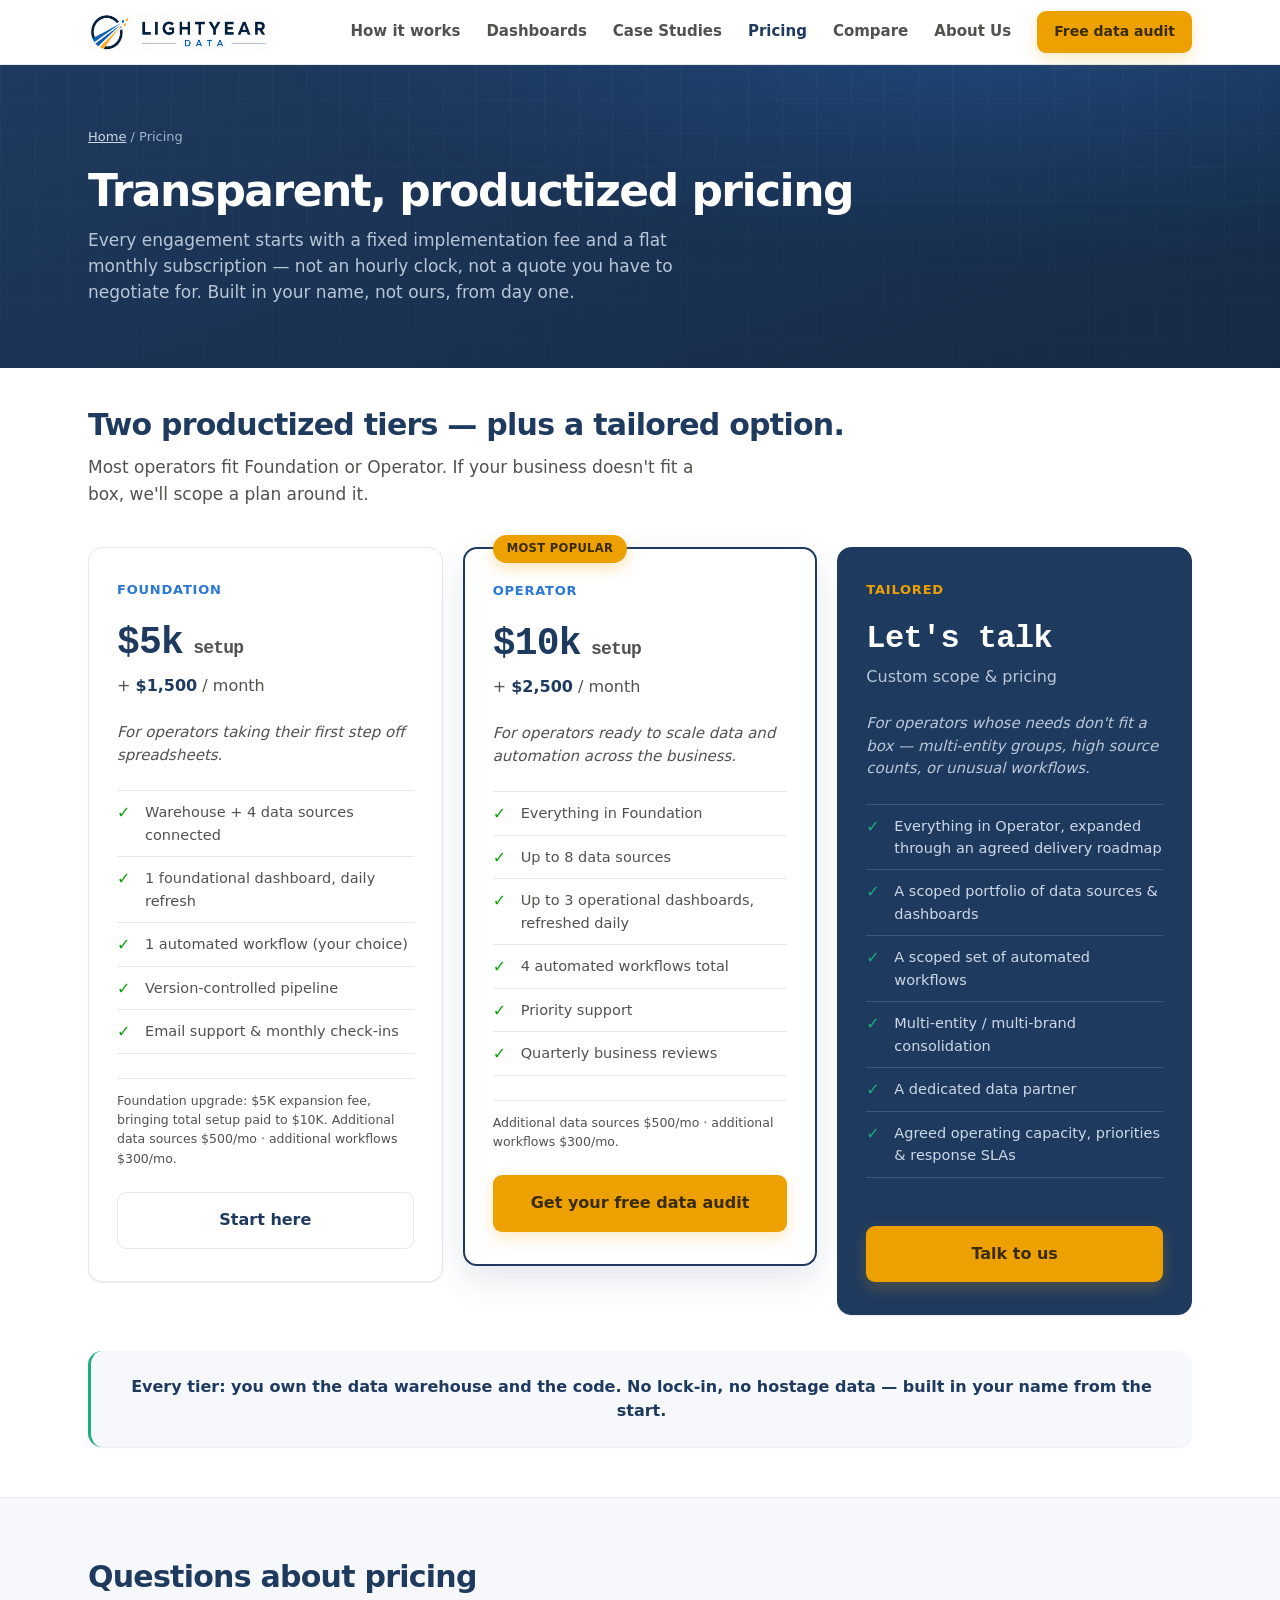
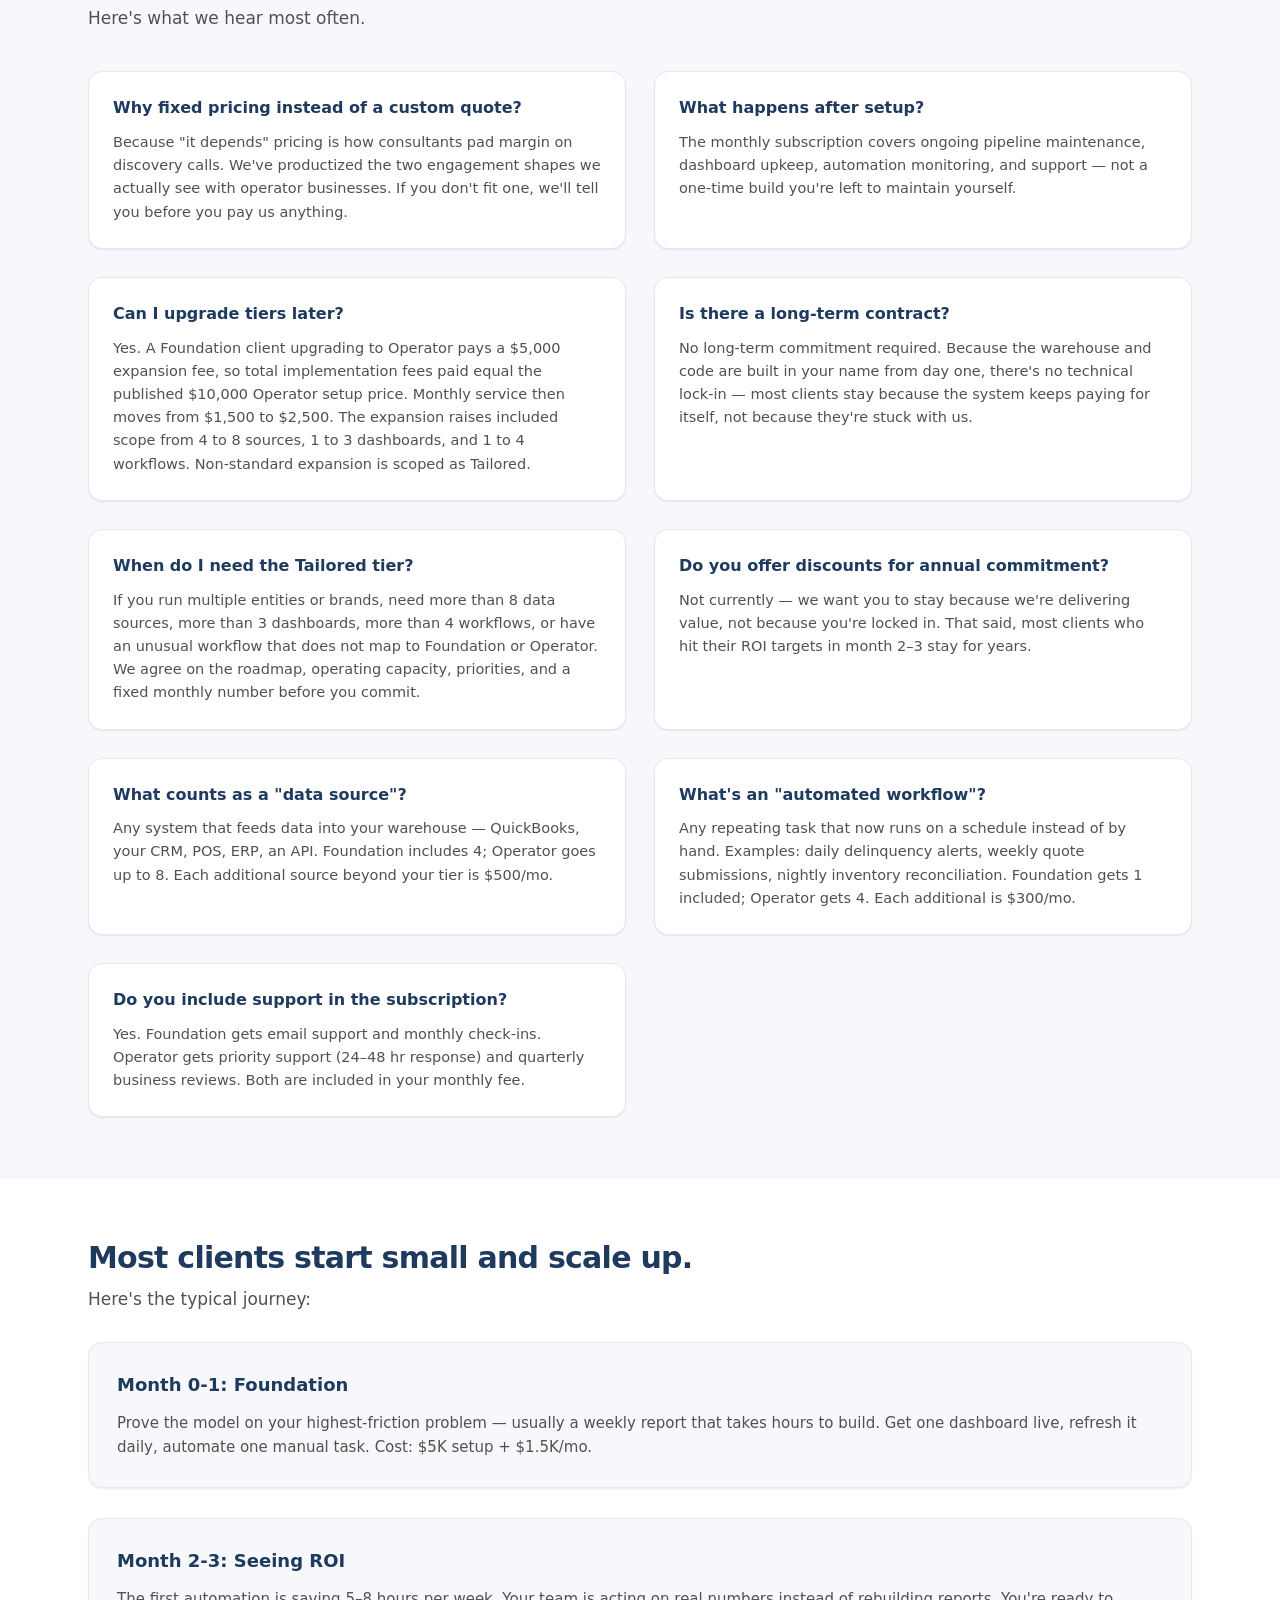
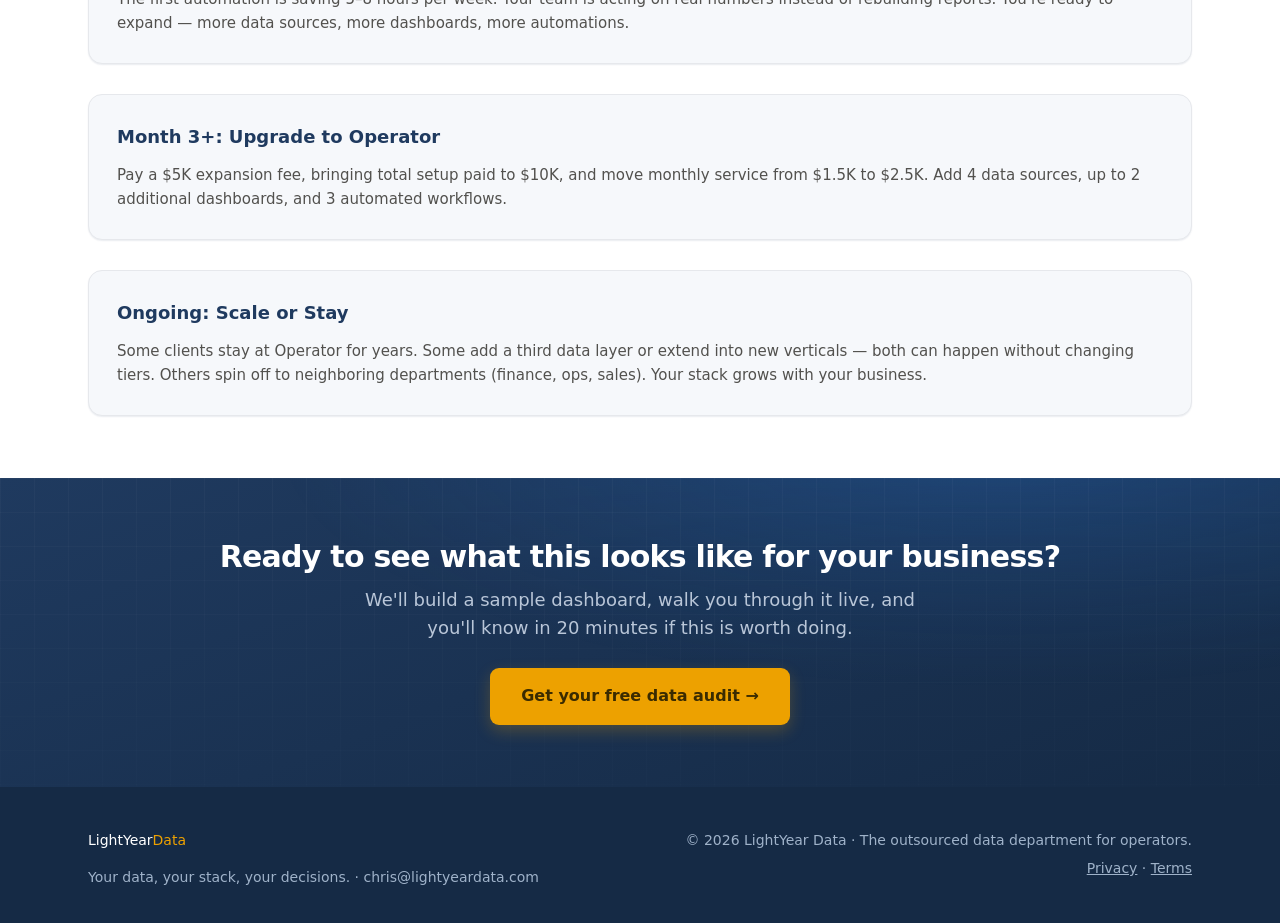
<file: pricing.html>
<!DOCTYPE html>
<html lang="en">
<head>
<meta charset="UTF-8">
<meta name="viewport" content="width=device-width, initial-scale=1.0">
<title>Pricing — LightYear Data</title>
<meta name="description" content="Transparent, productized pricing: Foundation ($5K setup + $1,500/mo), Operator ($10K setup + $2,500/mo), or a Tailored plan with a fixed monthly number after scoping. Built in your name, no lock-in.">
<link rel="canonical" href="https://lightyeardata.com/pricing">
<link rel="icon" type="image/png" href="/assets/favicon-32.png">
<link rel="apple-touch-icon" href="/assets/apple-touch-icon.png">
<meta property="og:type" content="website">
<meta property="og:title" content="Pricing — LightYear Data">
<meta property="og:description" content="Fixed setup fee, flat monthly subscription, no hourly clock. Built in your name from day one.">
<meta property="og:url" content="https://lightyeardata.com/pricing">
<meta property="og:image" content="https://lightyeardata.com/assets/lyd-mark.png">
<style>
  :root{
    --navy:#1F3A5F; --navy-700:#152a45; --ink:#0b0b0b; --muted:#52514e;
    --line:#e6e8ec; --surface:#ffffff; --plane:#f6f8fb;
    --blue:#2A78D6; --aqua:#1BAF7A; --amber:#EDA100; --violet:#4a3aa7;
    --accent:#EDA100; --good:#0ca30c;
    --grid:#e1e0d9;
  }
  *{box-sizing:border-box;margin:0;padding:0}
  html{scroll-behavior:smooth}
  body{font-family:system-ui,-apple-system,"Segoe UI",sans-serif;color:var(--ink);background:var(--surface);line-height:1.55;-webkit-font-smoothing:antialiased}
  .wrap{max-width:1160px;margin:0 auto;padding:0 28px}
  a{color:inherit;text-decoration:none}
  .btn{display:inline-block;padding:13px 22px;border-radius:9px;font-weight:700;font-size:15px;cursor:pointer;transition:.15s;border:1.5px solid transparent;text-align:center}
  .btn-accent{background:var(--accent);color:#3a2b00}
  .btn-accent:hover{filter:brightness(1.05);transform:translateY(-1px)}
  .btn-ghost-d{border-color:var(--line);color:var(--navy)}
  .btn-ghost-d:hover{background:var(--plane)}
  .eyebrow{font-size:12.5px;font-weight:700;letter-spacing:.09em;text-transform:uppercase;color:var(--blue)}
  h1{font-size:44px;line-height:1.08;letter-spacing:-.02em;color:var(--navy);margin-bottom:16px;font-weight:800}
  h2{font-size:30px;line-height:1.15;color:var(--navy);margin-bottom:10px;letter-spacing:-.01em}
  .sub{color:var(--muted);font-size:17px;max-width:620px}
  section{padding:62px 0}

  /* NAV */
  nav{position:sticky;top:0;z-index:50;background:rgba(255,255,255,.92);backdrop-filter:blur(8px);border-bottom:1px solid var(--line)}
  .nav-in{display:flex;align-items:center;justify-content:space-between;height:64px}
  .logo{display:flex;align-items:center;height:40px}
  .logo img{height:100%;width:auto;max-width:180px}
  .nav-links{display:flex;gap:26px;align-items:center;font-size:15px;font-weight:600;color:var(--muted)}
  .nav-links a:hover{color:var(--navy)}
  .nav-links .btn{padding:9px 16px;font-size:14px}
  @media(max-width:860px){.nav-links a:not(.btn){display:none}}

  /* HERO */
  .hero{background:linear-gradient(160deg,var(--navy) 0%,var(--navy-700) 100%);color:#fff;padding:62px 0}
  .hero h1{color:#fff;margin-bottom:12px}
  .hero .sub{color:#b9c6d8}

  /* PRICING SECTION */
  .pricing-intro{padding:40px 0 50px}
  .prices{display:grid;grid-template-columns:repeat(3,1fr);gap:20px;margin-top:40px;align-items:start}
  @media(max-width:960px){.prices{grid-template-columns:1fr;max-width:460px;margin-left:auto;margin-right:auto}}
  .price.tailored{background:var(--navy);border-color:var(--navy)}
  .price.tailored:hover{border-color:var(--blue);box-shadow:0 16px 40px rgba(31,58,95,.24)}
  .price.tailored .tn{color:var(--amber)}
  .price.tailored .setup{color:#fff}
  .price.tailored .mo,.price.tailored .desc{color:#b9c6d8}
  .price.tailored li{color:#cdd8e6;border-color:rgba(255,255,255,.14)}
  .price.tailored li:last-of-type{border-bottom-color:rgba(255,255,255,.14)}
  .price.tailored li::before{color:var(--aqua)}
  .price{border:1px solid var(--line);border-radius:14px;padding:32px 28px;background:var(--surface);position:relative;transition:.15s}
  .price:hover{border-color:var(--blue);box-shadow:0 12px 32px rgba(31,58,95,.08)}
  .price.feat{border-color:var(--navy);border-width:2px;box-shadow:0 16px 40px rgba(31,58,95,.12)}
  .price.feat:hover{box-shadow:0 20px 48px rgba(31,58,95,.16)}
  .price .badge{position:absolute;top:-14px;left:28px;background:var(--accent);color:#3a2b00;font-size:11.5px;font-weight:800;padding:5px 14px;border-radius:20px;letter-spacing:.03em}
  .price .tn{font-size:13px;font-weight:800;letter-spacing:.06em;text-transform:uppercase;color:var(--blue)}
  .price .setup{font-size:38px;font-weight:800;color:var(--navy);margin:14px 0 2px;letter-spacing:-.02em}
  .price .mo{font-size:16px;color:var(--muted);margin-bottom:24px;line-height:1.4}
  .price .mo b{color:var(--navy);font-weight:700}
  .price .desc{font-size:15px;color:var(--muted);margin-bottom:24px;line-height:1.5;font-style:italic}
  .price ul{list-style:none;margin-bottom:24px}
  .price li{font-size:14.5px;color:var(--muted);padding:10px 0 10px 28px;position:relative;border-top:1px solid var(--line)}
  .price li:last-of-type{border-bottom:1px solid var(--line)}
  .price li::before{content:"✓";position:absolute;left:0;color:var(--good);font-weight:800;font-size:16px}
  .price .btn{width:100%;margin-top:24px;padding:15px 22px;font-size:16px}

  /* TRUST LINE */
  .trust-line{background:var(--plane);border-radius:12px;padding:24px;margin-top:36px;text-align:center;border-left:3px solid var(--aqua)}
  .trust-line p{color:var(--navy);font-size:16px;font-weight:600;line-height:1.5}
  .trust-line b{font-weight:700}

  /* FAQ */
  .faq-section{background:var(--plane);padding:62px 0}
  .faq-grid{display:grid;grid-template-columns:repeat(2,1fr);gap:28px;margin-top:40px}
  @media(max-width:820px){.faq-grid{grid-template-columns:1fr}}
  .faq-item{background:var(--surface);border:1px solid var(--line);border-radius:11px;padding:24px}
  .faq-item h4{font-size:16px;color:var(--navy);margin-bottom:10px;font-weight:700}
  .faq-item p{color:var(--muted);font-size:14.5px;line-height:1.6}

  /* UPGRADE PATH */
  .upgrade-section{padding:62px 0}
  .upgrade-box{background:var(--plane);border:1px solid var(--line);border-radius:11px;padding:28px;margin-top:30px}
  .upgrade-box h3{font-size:18px;color:var(--navy);margin-bottom:12px}
  .upgrade-box p{color:var(--muted);font-size:15px;line-height:1.6}

  /* CTA SECTION */
  .cta-final{background:linear-gradient(160deg,var(--navy) 0%,var(--navy-700) 100%);color:#fff;padding:62px 0;text-align:center}
  .cta-final h2{color:#fff;margin-bottom:12px}
  .cta-final p{color:#b9c6d8;font-size:18px;max-width:560px;margin:0 auto 26px}

  /* FOOTER */
  footer{background:var(--navy-700);color:#9fb2c9;padding:34px 0;font-size:14px}
  .foot-in{display:flex;justify-content:space-between;align-items:center;flex-wrap:wrap;gap:14px}
  .foot-in .logo{color:#fff}
  .breadcrumb{color:#9fb2c9;font-size:13px;margin-bottom:20px}
  .breadcrumb a{color:#cdd8e6;text-decoration:underline}
  .breadcrumb a:hover{color:#fff}

/* === LYD refinement layer === */
/* ============================================================
   LIGHTYEAR DATA — DESIGN SYSTEM REFINEMENT LAYER v1
   Injected last so it refines the base styles via cascade order.
   Brand colors unchanged; depth comes only from navy-tinted
   shadow / gradient / opacity layers of the existing palette.
   ============================================================ */
:root{
  --mono:ui-monospace,"SF Mono","JetBrains Mono","Cascadia Code",Menlo,Consolas,monospace;
  /* navy-tinted elevation scale */
  --sh-1:0 1px 2px rgba(31,58,95,.05), 0 1px 1px rgba(31,58,95,.04);
  --sh-2:0 4px 12px rgba(31,58,95,.07);
  --sh-3:0 14px 34px rgba(31,58,95,.12);
  --sh-4:0 26px 60px rgba(31,58,95,.18);
  --ring:0 0 0 3px rgba(42,120,214,.14);
  --r-card:14px; --r-tile:8px; --r-btn:9px;
  --ease:cubic-bezier(.16,1,.3,1);
}

/* ---- Tabular-mono numerals: the "data-native" feel ---- */
.kpi .val,.dkpi .val,.dash-title,.hstat b,.chg,.dkpi .chg,.kpi .chg,
.price .setup,.arch .band,.dchart svg text,.dash svg text,
.hero-stats .hstat b{
  font-variant-numeric:tabular-nums;
  font-feature-settings:"tnum" 1,"cv01" 1;
}
.kpi .val,.dkpi .val{font-family:var(--mono);letter-spacing:-.02em}
.hstat b{font-family:var(--mono);letter-spacing:-.01em}
.price .setup{font-family:var(--mono)}

/* ---- Display typography: tighter, more deliberate ---- */
h1{letter-spacing:-.035em!important}
h2,h2.sec{letter-spacing:-.025em!important}
.eyebrow,.dim-tag,.vhead,.answers,.tn,.arch .tn{
  font-weight:800;
}
.eyebrow{color:#2f6bb0}

/* ---- Unified card system: one radius, one elevation, one motion ---- */
.dboard,.price,.bio,.arch,.peer,.rcard,.vcard,.hcard,.vcase,
.faq-item,.benefit-card,.form-box,.upgrade-box,.audit-steps,
.mission-box,.reassurance,.honest,.trust-line{
  border-radius:var(--r-card);
  box-shadow:var(--sh-1);
  transition:transform .35s var(--ease),box-shadow .35s var(--ease),border-color .35s var(--ease);
}
.dboard:hover,.bio:hover,.arch:hover,.peer:hover,.vcard:hover,
.benefit-card:hover,.faq-item:hover{
  transform:translateY(-4px);
  box-shadow:var(--sh-3);
  border-color:#cfd9e6;
}
.price:hover{transform:translateY(-4px);box-shadow:var(--sh-3)}
.price.feat{box-shadow:var(--sh-3)}
.price.feat:hover{box-shadow:var(--sh-4)}

/* ---- Inner tiles + delta chips ---- */
.kpi,.dkpi,.dchart{border-radius:var(--r-tile)}
.dkpi{position:relative;overflow:hidden}
.kpi{transition:background .3s var(--ease)}
/* delta indicators become tinted pill chips */
.chg{
  display:inline-flex;align-items:center;gap:3px;
  padding:1px 7px;border-radius:999px;line-height:1.5;
  width:fit-content;
}
.chg.up,.dkpi .chg.up,.kpi .chg.up{background:rgba(27,175,122,.14);color:#076046}
.chg.down,.dkpi .chg.down,.kpi .chg.down{background:rgba(192,57,43,.11);color:#98261c}
.chg.flat,.dkpi .chg.flat,.kpi .chg.flat{background:rgba(82,81,78,.10);color:#4a4946}

/* ---- Charts: soft shadows, receding gridlines, smoother strokes ---- */
.dchart svg rect,.dash svg rect{
  filter:drop-shadow(0 2px 3px rgba(31,58,95,.14));
}
.dchart svg polyline,.dash svg polyline{
  filter:drop-shadow(0 3px 5px rgba(42,120,214,.20));
  stroke-width:2.75;
}
/* gridlines / axes recede so data reads first */
.dchart svg line,.dash svg line{stroke:#eef1f5!important}
.dchart svg circle[fill="none"]{stroke:#eef1f5!important}

/* ---- Buttons: crisper, tactile ---- */
.btn{border-radius:var(--r-btn);transition:transform .18s var(--ease),box-shadow .18s var(--ease),filter .18s var(--ease),background .18s var(--ease)}
.btn-accent{box-shadow:0 6px 16px rgba(237,161,0,.24)}
.btn-accent:hover{box-shadow:0 10px 22px rgba(237,161,0,.30)}
.btn:active{transform:translateY(1px) scale(.99)}
a.btn:focus-visible,button.btn:focus-visible{outline:none;box-shadow:var(--ring)}

/* ---- Nav: animated underline on links ---- */
.nav-links a:not(.btn){position:relative}
.nav-links a:not(.btn)::after{
  content:"";position:absolute;left:0;right:100%;bottom:-6px;height:2px;
  background:var(--amber,#EDA100);border-radius:2px;
  transition:right .3s var(--ease);
}
.nav-links a:not(.btn):hover::after{right:0}

/* ---- Live badge: gentle pulse ---- */
.dash-live::before{animation:lyd-pulse 2s var(--ease) infinite}
@keyframes lyd-pulse{
  0%{box-shadow:0 0 0 0 rgba(12,163,12,.45)}
  70%{box-shadow:0 0 0 6px rgba(12,163,12,0)}
  100%{box-shadow:0 0 0 0 rgba(12,163,12,0)}
}

/* ---- Depth in navy sections: subtle instrument grid + glow ---- */
.hero,.final,.cta-final,.cta-final,.dash-top{position:relative}
.hero::before,.final::before,.cta-final::before{
  content:"";position:absolute;inset:0;pointer-events:none;z-index:0;
  background-image:
    linear-gradient(rgba(255,255,255,.028) 1px,transparent 1px),
    linear-gradient(90deg,rgba(255,255,255,.028) 1px,transparent 1px),
    radial-gradient(1200px 400px at 78% -10%,rgba(42,120,214,.28),transparent 60%);
  background-size:34px 34px,34px 34px,100% 100%;
  mask-image:linear-gradient(180deg,#000,rgba(0,0,0,.35));
}
.hero>*,.final>*,.cta-final>*{position:relative;z-index:1}

/* premium showcase dashboard shadow (hero) */
.dash{box-shadow:0 30px 70px rgba(8,17,33,.42),0 4px 14px rgba(8,17,33,.28)!important}

/* ---- Section separation: hairline between plane and surface ---- */
.reality,.byvertical,.fdash,.deliver,.honesty,.vertproof,.bios,
.benefits-section,.faq-quick,.faq-section,.cmp-section{
  border-top:1px solid var(--line,#e6e8ec);
}

/* ---- Form polish ---- */
.form-group input,.form-group select,.form-group textarea{border-radius:var(--r-tile);transition:border-color .18s var(--ease),box-shadow .18s var(--ease)}
.step-num{box-shadow:0 6px 14px rgba(42,120,214,.28)}

/* ---- Comparison table: softer, more premium ---- */
.cmp-scroll{border-radius:var(--r-card);box-shadow:var(--sh-2)}
td.us{background:linear-gradient(180deg,#f2f8fe,#eaf3fd)}

/* ---- Pricing feature tile accent ---- */
.price .badge{box-shadow:0 6px 14px rgba(237,161,0,.28)}

/* ---- Accessibility: focus states everywhere ---- */
a:focus-visible,button:focus-visible,input:focus-visible,select:focus-visible,textarea:focus-visible{
  outline:2px solid #2A78D6;outline-offset:2px;
}

/* ---- Reduced motion: collapse all motion to static ---- */
@media (prefers-reduced-motion:reduce){
  *,*::before,*::after{animation-duration:.001ms!important;animation-iteration-count:1!important;transition-duration:.001ms!important}
  .dboard:hover,.bio:hover,.arch:hover,.peer:hover,.vcard:hover,
  .benefit-card:hover,.faq-item:hover,.price:hover,.btn:active{transform:none}
}
</style>
<link rel="stylesheet" href="/assets/mobile-nav.css">
<script src="/assets/mobile-nav.js" defer></script>
</head>
<body>

<nav data-mobile-nav>
  <div class="wrap nav-in">
    <a href="/" class="logo"><img src="/assets/lightyear-logo.png" alt="LightYear Data"></a>
    <div class="nav-links" id="primary-links">
      <a href="/#what">How it works</a>
      <a href="/dashboards">Dashboards</a>
      <a href="/#proof">Case Studies</a>
      <a href="/pricing" style="color:var(--navy)">Pricing</a>
      <a href="/compare">Compare</a>
      <a href="/about">About Us</a>
      <a href="/audit" class="btn btn-accent">Free data audit</a>
    </div>
    <button class="nav-toggle" type="button" aria-expanded="false" aria-controls="primary-links"><span class="nav-toggle-icon" aria-hidden="true"></span><span class="sr-only">Open navigation</span></button>
  </div>
</nav>

<!-- HERO -->
<header class="hero">
  <div class="wrap">
    <div class="breadcrumb"><a href="/">Home</a> / Pricing</div>
    <h1>Transparent, productized pricing</h1>
    <p class="sub">Every engagement starts with a fixed implementation fee and a flat monthly subscription — not an hourly clock, not a quote you have to negotiate for. Built in your name, not ours, from day one.</p>
  </div>
</header>

<!-- PRICING GRID -->
<section class="pricing-intro">
  <div class="wrap">
    <h2>Two productized tiers — plus a tailored option.</h2>
    <p class="sub" style="margin-top:12px">Most operators fit Foundation or Operator. If your business doesn't fit a box, we'll scope a plan around it.</p>

    <div class="prices">
      <!-- FOUNDATION -->
      <div class="price">
        <div class="tn">Foundation</div>
        <div class="setup">$5k<span style="font-size:18px;color:var(--muted);font-weight:600"> setup</span></div>
        <div class="mo">+ <b>$1,500</b> / month</div>
        <p class="desc">For operators taking their first step off spreadsheets.</p>
        <ul>
          <li>Warehouse + 4 data sources connected</li>
          <li>1 foundational dashboard, daily refresh</li>
          <li>1 automated workflow (your choice)</li>
          <li>Version-controlled pipeline</li>
          <li>Email support &amp; monthly check-ins</li>
        </ul>
        <p class="tier-note" style="font-size:12.5px;color:var(--muted);margin:0;padding-top:12px;border-top:1px solid var(--line)">Foundation upgrade: $5K expansion fee, bringing total setup paid to $10K. Additional data sources $500/mo · additional workflows $300/mo.</p>
        <a href="/audit" class="btn btn-ghost-d">Start here</a>
      </div>

      <!-- OPERATOR -->
      <div class="price feat">
        <div class="badge">MOST POPULAR</div>
        <div class="tn">Operator</div>
        <div class="setup">$10k<span style="font-size:18px;color:var(--muted);font-weight:600"> setup</span></div>
        <div class="mo">+ <b>$2,500</b> / month</div>
        <p class="desc">For operators ready to scale data and automation across the business.</p>
        <ul>
          <li>Everything in Foundation</li>
          <li>Up to 8 data sources</li>
          <li>Up to 3 operational dashboards, refreshed daily</li>
          <li>4 automated workflows total</li>
          <li>Priority support</li>
          <li>Quarterly business reviews</li>
        </ul>
        <p class="tier-note" style="font-size:12.5px;color:var(--muted);margin:0;padding-top:12px;border-top:1px solid var(--line)">Additional data sources $500/mo · additional workflows $300/mo.</p>
        <a href="/audit" class="btn btn-accent">Get your free data audit</a>
      </div>

      <!-- TAILORED -->
      <div class="price tailored">
        <div class="tn">Tailored</div>
        <div class="setup" style="font-size:32px">Let's talk</div>
        <div class="mo">Custom scope &amp; pricing</div>
        <p class="desc">For operators whose needs don't fit a box — multi-entity groups, high source counts, or unusual workflows.</p>
        <ul>
          <li>Everything in Operator, expanded through an agreed delivery roadmap</li>
          <li>A scoped portfolio of data sources &amp; dashboards</li>
          <li>A scoped set of automated workflows</li>
          <li>Multi-entity / multi-brand consolidation</li>
          <li>A dedicated data partner</li>
          <li>Agreed operating capacity, priorities &amp; response SLAs</li>
        </ul>
        <a href="/audit" class="btn btn-accent">Talk to us</a>
      </div>
    </div>

    <div class="trust-line">
      <p>Every tier: <b>you own the data warehouse and the code.</b> No lock-in, no hostage data — built in your name from the start.</p>
    </div>
  </div>
</section>

<!-- FAQ SECTION -->
<section class="faq-section">
  <div class="wrap">
    <h2>Questions about pricing</h2>
    <p class="sub">Here's what we hear most often.</p>

    <div class="faq-grid">
      <div class="faq-item">
        <h4>Why fixed pricing instead of a custom quote?</h4>
        <p>Because "it depends" pricing is how consultants pad margin on discovery calls. We've productized the two engagement shapes we actually see with operator businesses. If you don't fit one, we'll tell you before you pay us anything.</p>
      </div>

      <div class="faq-item">
        <h4>What happens after setup?</h4>
        <p>The monthly subscription covers ongoing pipeline maintenance, dashboard upkeep, automation monitoring, and support — not a one-time build you're left to maintain yourself.</p>
      </div>

      <div class="faq-item">
        <h4>Can I upgrade tiers later?</h4>
        <p>Yes. A Foundation client upgrading to Operator pays a $5,000 expansion fee, so total implementation fees paid equal the published $10,000 Operator setup price. Monthly service then moves from $1,500 to $2,500. The expansion raises included scope from 4 to 8 sources, 1 to 3 dashboards, and 1 to 4 workflows. Non-standard expansion is scoped as Tailored.</p>
      </div>

      <div class="faq-item">
        <h4>Is there a long-term contract?</h4>
        <p>No long-term commitment required. Because the warehouse and code are built in your name from day one, there's no technical lock-in — most clients stay because the system keeps paying for itself, not because they're stuck with us.</p>
      </div>

      <div class="faq-item">
        <h4>When do I need the Tailored tier?</h4>
        <p>If you run multiple entities or brands, need more than 8 data sources, more than 3 dashboards, more than 4 workflows, or have an unusual workflow that does not map to Foundation or Operator. We agree on the roadmap, operating capacity, priorities, and a fixed monthly number before you commit.</p>
      </div>

      <div class="faq-item">
        <h4>Do you offer discounts for annual commitment?</h4>
        <p>Not currently — we want you to stay because we're delivering value, not because you're locked in. That said, most clients who hit their ROI targets in month 2–3 stay for years.</p>
      </div>

      <div class="faq-item">
        <h4>What counts as a "data source"?</h4>
        <p>Any system that feeds data into your warehouse — QuickBooks, your CRM, POS, ERP, an API. Foundation includes 4; Operator goes up to 8. Each additional source beyond your tier is $500/mo.</p>
      </div>

      <div class="faq-item">
        <h4>What's an "automated workflow"?</h4>
        <p>Any repeating task that now runs on a schedule instead of by hand. Examples: daily delinquency alerts, weekly quote submissions, nightly inventory reconciliation. Foundation gets 1 included; Operator gets 4. Each additional is $300/mo.</p>
      </div>

      <div class="faq-item">
        <h4>Do you include support in the subscription?</h4>
        <p>Yes. Foundation gets email support and monthly check-ins. Operator gets priority support (24–48 hr response) and quarterly business reviews. Both are included in your monthly fee.</p>
      </div>
    </div>
  </div>
</section>

<!-- UPGRADE PATH -->
<section class="upgrade-section">
  <div class="wrap">
    <h2>Most clients start small and scale up.</h2>
    <p class="sub">Here's the typical journey:</p>

    <div class="upgrade-box">
      <h3>Month 0-1: Foundation</h3>
      <p>Prove the model on your highest-friction problem — usually a weekly report that takes hours to build. Get one dashboard live, refresh it daily, automate one manual task. Cost: $5K setup + $1.5K/mo.</p>
    </div>

    <div class="upgrade-box">
      <h3>Month 2-3: Seeing ROI</h3>
      <p>The first automation is saving 5–8 hours per week. Your team is acting on real numbers instead of rebuilding reports. You're ready to expand — more data sources, more dashboards, more automations.</p>
    </div>

    <div class="upgrade-box">
      <h3>Month 3+: Upgrade to Operator</h3>
      <p>Pay a $5K expansion fee, bringing total setup paid to $10K, and move monthly service from $1.5K to $2.5K. Add 4 data sources, up to 2 additional dashboards, and 3 automated workflows.</p>
    </div>

    <div class="upgrade-box">
      <h3>Ongoing: Scale or Stay</h3>
      <p>Some clients stay at Operator for years. Some add a third data layer or extend into new verticals — both can happen without changing tiers. Others spin off to neighboring departments (finance, ops, sales). Your stack grows with your business.</p>
    </div>
  </div>
</section>

<!-- FINAL CTA -->
<section class="cta-final">
  <div class="wrap">
    <h2>Ready to see what this looks like for your business?</h2>
    <p>We'll build a sample dashboard, walk you through it live, and you'll know in 20 minutes if this is worth doing.</p>
    <a href="/audit" class="btn btn-accent" style="font-size:16px;padding:15px 30px">Get your free data audit →</a>
  </div>
</section>

<footer>
  <div class="wrap foot-in">
    <div>
      <div class="logo">LightYear<span style="color:var(--accent)">Data</span></div>
      <div style="margin-top:6px">Your data, your stack, your decisions. · chris@lightyeardata.com</div>
    </div>
    <div style="text-align:right">
      <div>© 2026 LightYear Data · The outsourced data department for operators.</div>
      <div style="margin-top:7px"><a href="/privacy" style="text-decoration:underline">Privacy</a> · <a href="/terms" style="text-decoration:underline">Terms</a></div>
    </div>
  </div>
</footer>

</body>
</html>
</file>
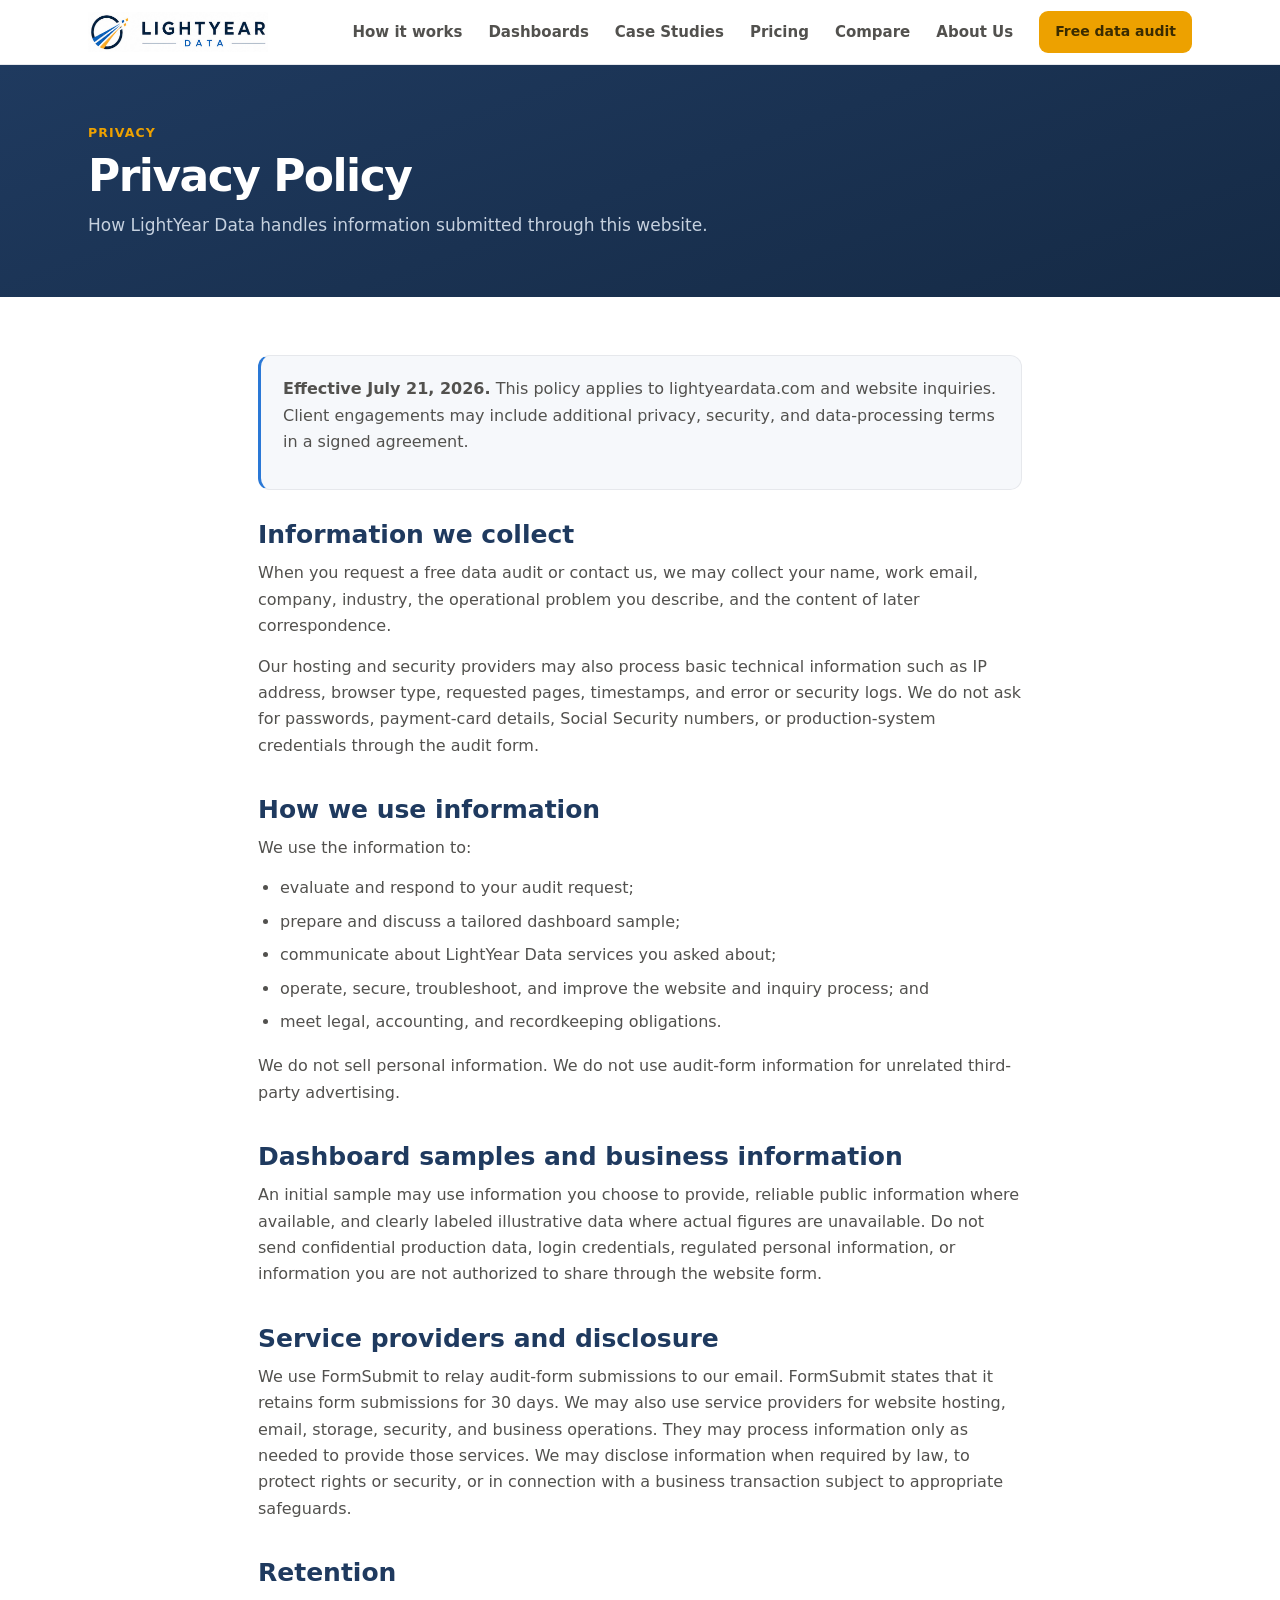
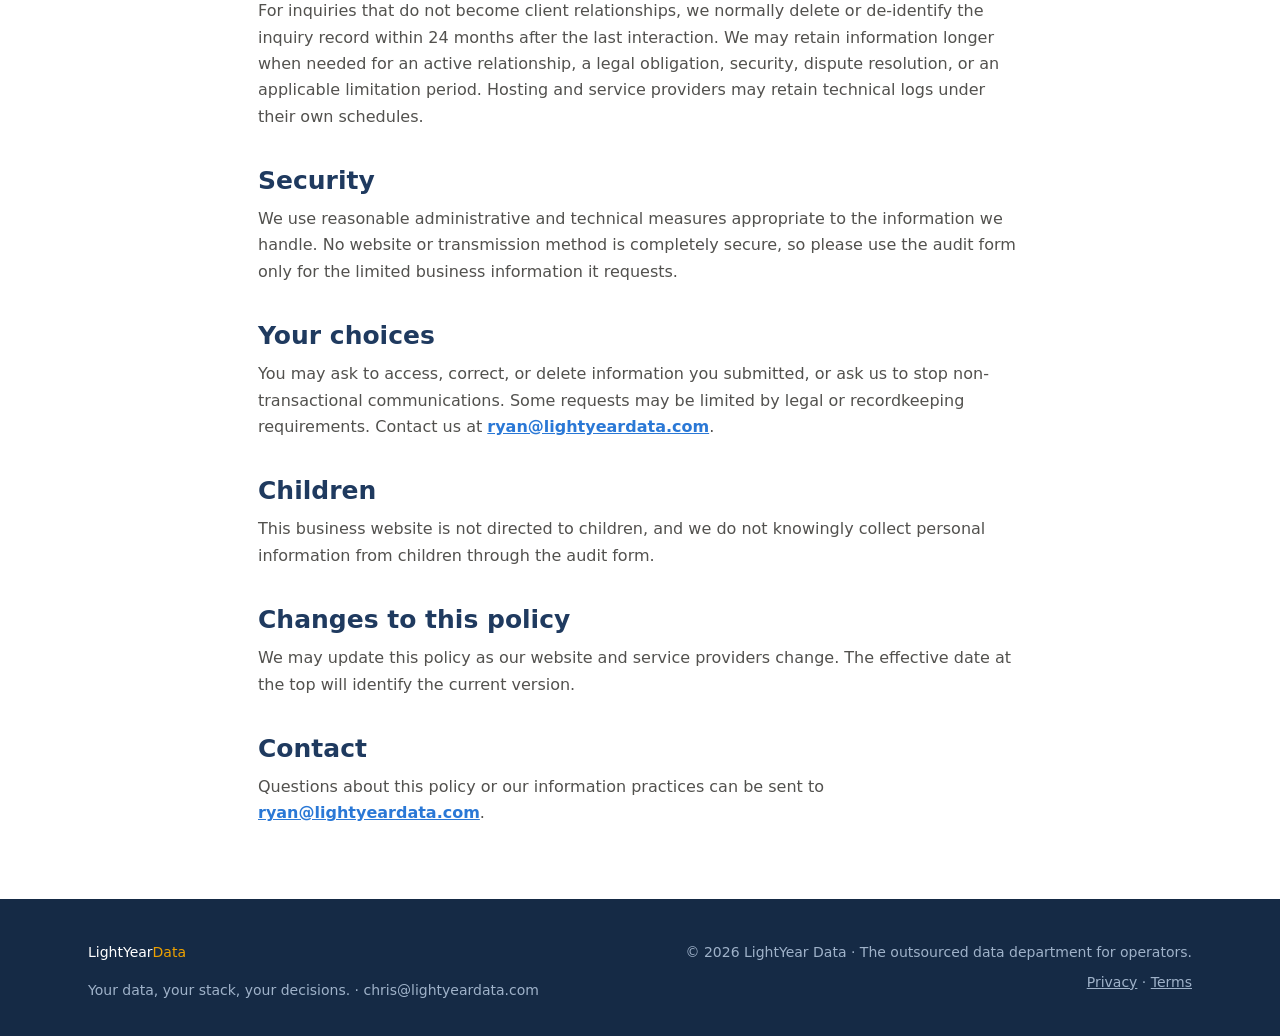
<file: privacy.html>
<!DOCTYPE html>
<html lang="en">
<head>
<meta charset="UTF-8">
<meta name="viewport" content="width=device-width, initial-scale=1.0">
<title>Privacy Policy — LightYear Data</title>
<meta name="description" content="How LightYear Data collects, uses, retains, and protects information submitted through lightyeardata.com.">
<link rel="canonical" href="https://lightyeardata.com/privacy">
<link rel="icon" type="image/png" href="/assets/favicon-32.png">
<link rel="apple-touch-icon" href="/assets/apple-touch-icon.png">
<style>
  :root{--navy:#1F3A5F;--navy-700:#152a45;--ink:#0b0b0b;--muted:#52514e;--line:#e6e8ec;--surface:#fff;--plane:#f6f8fb;--blue:#2A78D6;--amber:#EDA100}
  *{box-sizing:border-box;margin:0;padding:0}
  body{font-family:system-ui,-apple-system,"Segoe UI",sans-serif;color:var(--ink);background:var(--surface);line-height:1.65;-webkit-font-smoothing:antialiased}
  .wrap{max-width:1160px;margin:0 auto;padding:0 28px}
  a{color:inherit;text-decoration:none}
  nav{position:sticky;top:0;z-index:50;background:rgba(255,255,255,.95);backdrop-filter:blur(8px);border-bottom:1px solid var(--line)}
  .nav-in{display:flex;align-items:center;justify-content:space-between;height:64px}
  .logo{display:flex;align-items:center;height:40px}.logo img{height:100%;width:auto;max-width:180px}
  .nav-links{display:flex;gap:26px;align-items:center;font-size:15px;font-weight:600;color:var(--muted)}
  .nav-links a:hover{color:var(--navy)}
  .btn{display:inline-block;padding:9px 16px;border-radius:9px;font-weight:700;font-size:14px;background:var(--amber);color:#3a2b00}
  @media(max-width:860px){.nav-links a:not(.btn){display:none}}
  .hero{background:linear-gradient(160deg,var(--navy),var(--navy-700));color:#fff;padding:58px 0}
  .hero h1{font-size:44px;line-height:1.08;letter-spacing:-.035em;margin:8px 0 12px;font-weight:800}
  .hero p{color:#c6d1df;font-size:17px;max-width:680px}
  .eyebrow{font-size:12.5px;font-weight:800;letter-spacing:.09em;text-transform:uppercase;color:var(--amber)}
  main{padding:58px 0}
  .legal{max-width:820px}
  .legal h2{font-size:25px;line-height:1.2;color:var(--navy);margin:36px 0 10px}
  .legal h2:first-of-type{margin-top:0}
  .legal p,.legal li{color:var(--muted);font-size:16px}
  .legal p{margin-bottom:14px}.legal ul{padding-left:22px;margin:10px 0 18px}.legal li{margin:7px 0}
  .legal a{color:var(--blue);text-decoration:underline;font-weight:600}
  .notice{background:var(--plane);border:1px solid var(--line);border-left:3px solid var(--blue);border-radius:12px;padding:20px 22px;margin-bottom:30px}
  footer{background:var(--navy-700);color:#9fb2c9;padding:34px 0;font-size:14px}
  .foot-in{display:flex;justify-content:space-between;align-items:center;flex-wrap:wrap;gap:14px}.foot-in .logo{color:#fff}
  @media(max-width:620px){.hero h1{font-size:38px}.foot-in>div:last-child{text-align:left!important}}
</style>
<link rel="stylesheet" href="/assets/mobile-nav.css">
<script src="/assets/mobile-nav.js" defer></script>
</head>
<body>
<nav aria-label="Primary navigation" data-mobile-nav>
  <div class="wrap nav-in">
    <a href="/" class="logo"><img src="/assets/lightyear-logo.png" alt="LightYear Data"></a>
    <div class="nav-links" id="primary-links">
      <a href="/#what">How it works</a><a href="/dashboards">Dashboards</a><a href="/#proof">Case Studies</a><a href="/pricing">Pricing</a><a href="/compare">Compare</a><a href="/about">About Us</a><a href="/audit" class="btn">Free data audit</a>
    </div>
    <button class="nav-toggle" type="button" aria-expanded="false" aria-controls="primary-links"><span class="nav-toggle-icon" aria-hidden="true"></span><span class="sr-only">Open navigation</span></button>
  </div>
</nav>
<header class="hero">
  <div class="wrap">
    <div class="eyebrow">Privacy</div>
    <h1>Privacy Policy</h1>
    <p>How LightYear Data handles information submitted through this website.</p>
  </div>
</header>
<main>
  <div class="wrap legal">
    <div class="notice"><p><strong>Effective July 21, 2026.</strong> This policy applies to lightyeardata.com and website inquiries. Client engagements may include additional privacy, security, and data-processing terms in a signed agreement.</p></div>

    <h2>Information we collect</h2>
    <p>When you request a free data audit or contact us, we may collect your name, work email, company, industry, the operational problem you describe, and the content of later correspondence.</p>
    <p>Our hosting and security providers may also process basic technical information such as IP address, browser type, requested pages, timestamps, and error or security logs. We do not ask for passwords, payment-card details, Social Security numbers, or production-system credentials through the audit form.</p>

    <h2>How we use information</h2>
    <p>We use the information to:</p>
    <ul>
      <li>evaluate and respond to your audit request;</li>
      <li>prepare and discuss a tailored dashboard sample;</li>
      <li>communicate about LightYear Data services you asked about;</li>
      <li>operate, secure, troubleshoot, and improve the website and inquiry process; and</li>
      <li>meet legal, accounting, and recordkeeping obligations.</li>
    </ul>
    <p>We do not sell personal information. We do not use audit-form information for unrelated third-party advertising.</p>

    <h2>Dashboard samples and business information</h2>
    <p>An initial sample may use information you choose to provide, reliable public information where available, and clearly labeled illustrative data where actual figures are unavailable. Do not send confidential production data, login credentials, regulated personal information, or information you are not authorized to share through the website form.</p>

    <h2>Service providers and disclosure</h2>
    <p>We use FormSubmit to relay audit-form submissions to our email. FormSubmit states that it retains form submissions for 30 days. We may also use service providers for website hosting, email, storage, security, and business operations. They may process information only as needed to provide those services. We may disclose information when required by law, to protect rights or security, or in connection with a business transaction subject to appropriate safeguards.</p>

    <h2>Retention</h2>
    <p>For inquiries that do not become client relationships, we normally delete or de-identify the inquiry record within 24 months after the last interaction. We may retain information longer when needed for an active relationship, a legal obligation, security, dispute resolution, or an applicable limitation period. Hosting and service providers may retain technical logs under their own schedules.</p>

    <h2>Security</h2>
    <p>We use reasonable administrative and technical measures appropriate to the information we handle. No website or transmission method is completely secure, so please use the audit form only for the limited business information it requests.</p>

    <h2>Your choices</h2>
    <p>You may ask to access, correct, or delete information you submitted, or ask us to stop non-transactional communications. Some requests may be limited by legal or recordkeeping requirements. Contact us at <a href="mailto:ryan@lightyeardata.com">ryan@lightyeardata.com</a>.</p>

    <h2>Children</h2>
    <p>This business website is not directed to children, and we do not knowingly collect personal information from children through the audit form.</p>

    <h2>Changes to this policy</h2>
    <p>We may update this policy as our website and service providers change. The effective date at the top will identify the current version.</p>

    <h2>Contact</h2>
    <p>Questions about this policy or our information practices can be sent to <a href="mailto:ryan@lightyeardata.com">ryan@lightyeardata.com</a>.</p>
  </div>
</main>
<footer>
  <div class="wrap foot-in">
    <div><div class="logo">LightYear<span style="color:var(--amber)">Data</span></div><div style="margin-top:6px">Your data, your stack, your decisions. · chris@lightyeardata.com</div></div>
    <div style="text-align:right"><div>© 2026 LightYear Data · The outsourced data department for operators.</div><div style="margin-top:7px"><a href="/privacy" style="text-decoration:underline">Privacy</a> · <a href="/terms" style="text-decoration:underline">Terms</a></div></div>
  </div>
</footer>
</body>
</html>
</file>
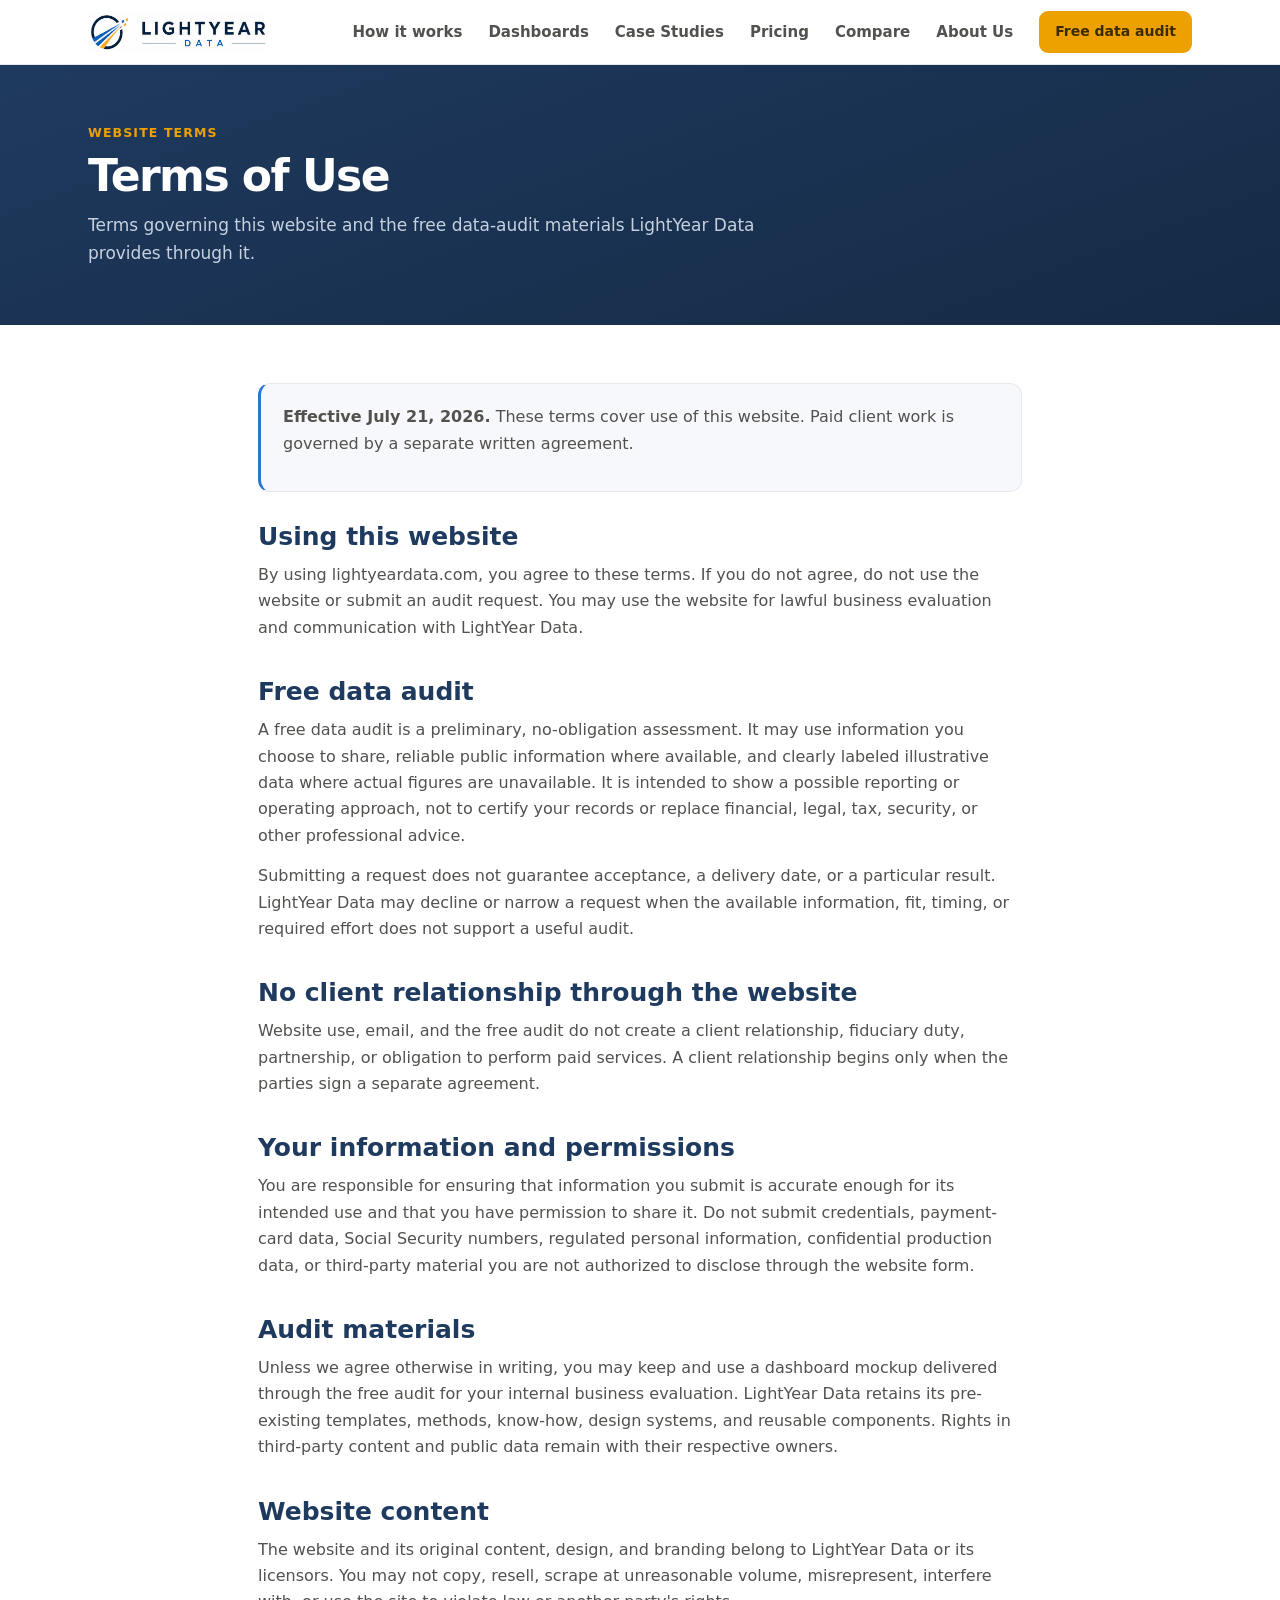
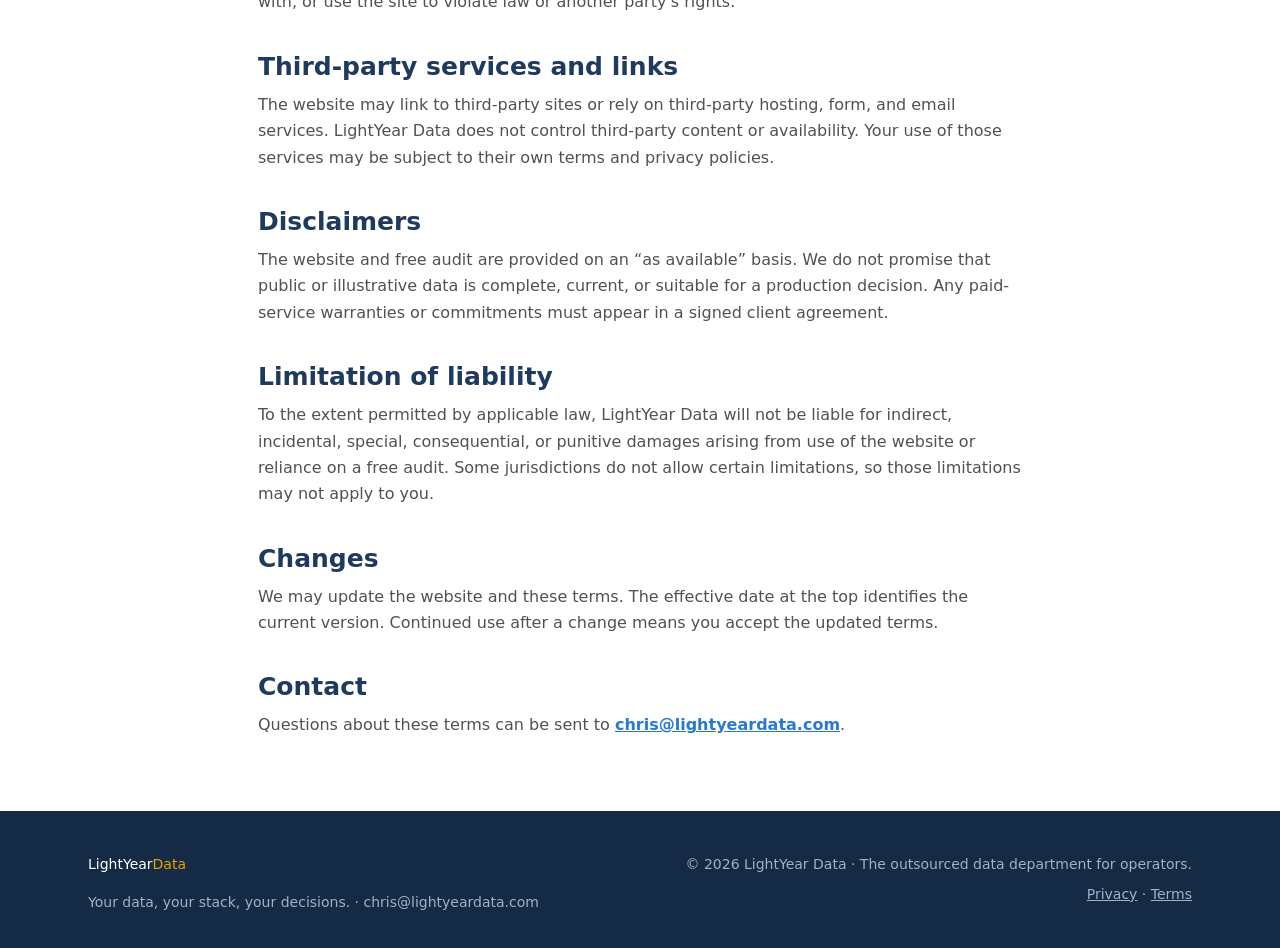
<file: terms.html>
<!DOCTYPE html>
<html lang="en">
<head>
<meta charset="UTF-8">
<meta name="viewport" content="width=device-width, initial-scale=1.0">
<title>Website Terms — LightYear Data</title>
<meta name="description" content="Terms governing the use of lightyeardata.com and LightYear Data's free data-audit materials.">
<link rel="canonical" href="https://lightyeardata.com/terms">
<link rel="icon" type="image/png" href="/assets/favicon-32.png">
<link rel="apple-touch-icon" href="/assets/apple-touch-icon.png">
<style>
  :root{--navy:#1F3A5F;--navy-700:#152a45;--ink:#0b0b0b;--muted:#52514e;--line:#e6e8ec;--surface:#fff;--plane:#f6f8fb;--blue:#2A78D6;--amber:#EDA100}
  *{box-sizing:border-box;margin:0;padding:0}
  body{font-family:system-ui,-apple-system,"Segoe UI",sans-serif;color:var(--ink);background:var(--surface);line-height:1.65;-webkit-font-smoothing:antialiased}
  .wrap{max-width:1160px;margin:0 auto;padding:0 28px}
  a{color:inherit;text-decoration:none}
  nav{position:sticky;top:0;z-index:50;background:rgba(255,255,255,.95);backdrop-filter:blur(8px);border-bottom:1px solid var(--line)}
  .nav-in{display:flex;align-items:center;justify-content:space-between;height:64px}
  .logo{display:flex;align-items:center;height:40px}.logo img{height:100%;width:auto;max-width:180px}
  .nav-links{display:flex;gap:26px;align-items:center;font-size:15px;font-weight:600;color:var(--muted)}
  .nav-links a:hover{color:var(--navy)}
  .btn{display:inline-block;padding:9px 16px;border-radius:9px;font-weight:700;font-size:14px;background:var(--amber);color:#3a2b00}
  @media(max-width:860px){.nav-links a:not(.btn){display:none}}
  .hero{background:linear-gradient(160deg,var(--navy),var(--navy-700));color:#fff;padding:58px 0}
  .hero h1{font-size:44px;line-height:1.08;letter-spacing:-.035em;margin:8px 0 12px;font-weight:800}
  .hero p{color:#c6d1df;font-size:17px;max-width:680px}
  .eyebrow{font-size:12.5px;font-weight:800;letter-spacing:.09em;text-transform:uppercase;color:var(--amber)}
  main{padding:58px 0}
  .legal{max-width:820px}
  .legal h2{font-size:25px;line-height:1.2;color:var(--navy);margin:36px 0 10px}.legal h2:first-of-type{margin-top:0}
  .legal p,.legal li{color:var(--muted);font-size:16px}.legal p{margin-bottom:14px}.legal ul{padding-left:22px;margin:10px 0 18px}.legal li{margin:7px 0}
  .legal a{color:var(--blue);text-decoration:underline;font-weight:600}
  .notice{background:var(--plane);border:1px solid var(--line);border-left:3px solid var(--blue);border-radius:12px;padding:20px 22px;margin-bottom:30px}
  footer{background:var(--navy-700);color:#9fb2c9;padding:34px 0;font-size:14px}.foot-in{display:flex;justify-content:space-between;align-items:center;flex-wrap:wrap;gap:14px}.foot-in .logo{color:#fff}
  @media(max-width:620px){.hero h1{font-size:38px}.foot-in>div:last-child{text-align:left!important}}
</style>
<link rel="stylesheet" href="/assets/mobile-nav.css">
<script src="/assets/mobile-nav.js" defer></script>
</head>
<body>
<nav aria-label="Primary navigation" data-mobile-nav><div class="wrap nav-in"><a href="/" class="logo"><img src="/assets/lightyear-logo.png" alt="LightYear Data"></a><div class="nav-links" id="primary-links"><a href="/#what">How it works</a><a href="/dashboards">Dashboards</a><a href="/#proof">Case Studies</a><a href="/pricing">Pricing</a><a href="/compare">Compare</a><a href="/about">About Us</a><a href="/audit" class="btn">Free data audit</a></div><button class="nav-toggle" type="button" aria-expanded="false" aria-controls="primary-links"><span class="nav-toggle-icon" aria-hidden="true"></span><span class="sr-only">Open navigation</span></button></div></nav>
<header class="hero"><div class="wrap"><div class="eyebrow">Website terms</div><h1>Terms of Use</h1><p>Terms governing this website and the free data-audit materials LightYear Data provides through it.</p></div></header>
<main>
  <div class="wrap legal">
    <div class="notice"><p><strong>Effective July 21, 2026.</strong> These terms cover use of this website. Paid client work is governed by a separate written agreement.</p></div>

    <h2>Using this website</h2>
    <p>By using lightyeardata.com, you agree to these terms. If you do not agree, do not use the website or submit an audit request. You may use the website for lawful business evaluation and communication with LightYear Data.</p>

    <h2>Free data audit</h2>
    <p>A free data audit is a preliminary, no-obligation assessment. It may use information you choose to share, reliable public information where available, and clearly labeled illustrative data where actual figures are unavailable. It is intended to show a possible reporting or operating approach, not to certify your records or replace financial, legal, tax, security, or other professional advice.</p>
    <p>Submitting a request does not guarantee acceptance, a delivery date, or a particular result. LightYear Data may decline or narrow a request when the available information, fit, timing, or required effort does not support a useful audit.</p>

    <h2>No client relationship through the website</h2>
    <p>Website use, email, and the free audit do not create a client relationship, fiduciary duty, partnership, or obligation to perform paid services. A client relationship begins only when the parties sign a separate agreement.</p>

    <h2>Your information and permissions</h2>
    <p>You are responsible for ensuring that information you submit is accurate enough for its intended use and that you have permission to share it. Do not submit credentials, payment-card data, Social Security numbers, regulated personal information, confidential production data, or third-party material you are not authorized to disclose through the website form.</p>

    <h2>Audit materials</h2>
    <p>Unless we agree otherwise in writing, you may keep and use a dashboard mockup delivered through the free audit for your internal business evaluation. LightYear Data retains its pre-existing templates, methods, know-how, design systems, and reusable components. Rights in third-party content and public data remain with their respective owners.</p>

    <h2>Website content</h2>
    <p>The website and its original content, design, and branding belong to LightYear Data or its licensors. You may not copy, resell, scrape at unreasonable volume, misrepresent, interfere with, or use the site to violate law or another party's rights.</p>

    <h2>Third-party services and links</h2>
    <p>The website may link to third-party sites or rely on third-party hosting, form, and email services. LightYear Data does not control third-party content or availability. Your use of those services may be subject to their own terms and privacy policies.</p>

    <h2>Disclaimers</h2>
    <p>The website and free audit are provided on an “as available” basis. We do not promise that public or illustrative data is complete, current, or suitable for a production decision. Any paid-service warranties or commitments must appear in a signed client agreement.</p>

    <h2>Limitation of liability</h2>
    <p>To the extent permitted by applicable law, LightYear Data will not be liable for indirect, incidental, special, consequential, or punitive damages arising from use of the website or reliance on a free audit. Some jurisdictions do not allow certain limitations, so those limitations may not apply to you.</p>

    <h2>Changes</h2>
    <p>We may update the website and these terms. The effective date at the top identifies the current version. Continued use after a change means you accept the updated terms.</p>

    <h2>Contact</h2>
    <p>Questions about these terms can be sent to <a href="mailto:chris@lightyeardata.com">chris@lightyeardata.com</a>.</p>
  </div>
</main>
<footer><div class="wrap foot-in"><div><div class="logo">LightYear<span style="color:var(--amber)">Data</span></div><div style="margin-top:6px">Your data, your stack, your decisions. · chris@lightyeardata.com</div></div><div style="text-align:right"><div>© 2026 LightYear Data · The outsourced data department for operators.</div><div style="margin-top:7px"><a href="/privacy" style="text-decoration:underline">Privacy</a> · <a href="/terms" style="text-decoration:underline">Terms</a></div></div></div></footer>
</body>
</html>
</file>
<file: assets/mobile-nav.css>
.nav-toggle{
  display:none;
  width:44px;
  height:44px;
  align-items:center;
  justify-content:center;
  border:1px solid #d9dee6;
  border-radius:9px;
  background:#fff;
  color:#1F3A5F;
  cursor:pointer;
}
.nav-toggle-icon,.nav-toggle-icon::before,.nav-toggle-icon::after{
  display:block;
  width:20px;
  height:2px;
  border-radius:2px;
  background:currentColor;
  transition:transform .2s ease,opacity .2s ease;
}
.nav-toggle-icon{position:relative}
.nav-toggle-icon::before,.nav-toggle-icon::after{content:"";position:absolute;left:0}
.nav-toggle-icon::before{top:-6px}
.nav-toggle-icon::after{top:6px}
.nav-toggle[aria-expanded="true"] .nav-toggle-icon{background:transparent}
.nav-toggle[aria-expanded="true"] .nav-toggle-icon::before{transform:translateY(6px) rotate(45deg)}
.nav-toggle[aria-expanded="true"] .nav-toggle-icon::after{transform:translateY(-6px) rotate(-45deg)}
.sr-only{
  position:absolute;
  width:1px;
  height:1px;
  padding:0;
  margin:-1px;
  overflow:hidden;
  clip:rect(0,0,0,0);
  white-space:nowrap;
  border:0;
}

@media(max-width:860px){
  .nav-in{position:relative}
  .nav-toggle{display:flex;flex:0 0 auto}
  .nav-links{
    display:none!important;
    position:absolute;
    z-index:1000;
    top:calc(100% + 10px);
    left:0;
    right:0;
    padding:8px;
    border:1px solid #d9dee6;
    border-radius:12px;
    background:#fff;
    box-shadow:0 18px 42px rgba(31,58,95,.18);
  }
  .nav-links.is-open{display:flex!important;flex-direction:column;align-items:stretch;gap:0}
  .nav-links.is-open a{
    display:block!important;
    padding:12px 14px;
    color:#1F3A5F!important;
    text-align:left;
  }
  .nav-links.is-open a:not(.btn)::after{display:none}
  .nav-links.is-open .btn{margin-top:6px;text-align:center}
  h1{font-size:38px!important;line-height:1.1!important}
  .form-group input,.form-group select,.form-group textarea{font-size:16px!important}
}

@media(max-width:380px){
  h1{font-size:36px!important}
}

@media(prefers-reduced-motion:reduce){
  .nav-toggle-icon,.nav-toggle-icon::before,.nav-toggle-icon::after{transition:none}
}
</file>
